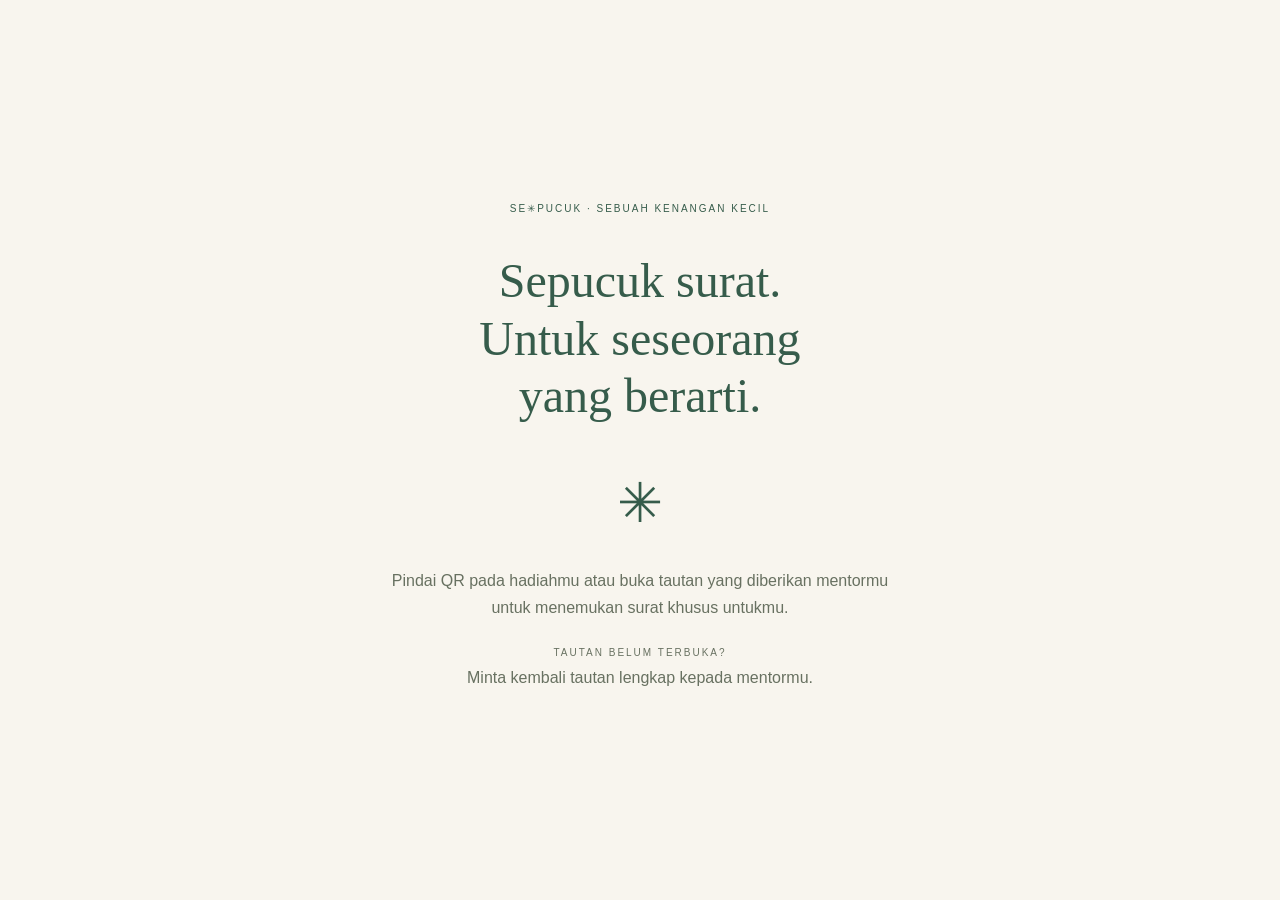
<file: index.html>
<!doctype html><html lang="id"><head><meta charset="utf-8"><meta name="viewport" content="width=device-width,initial-scale=1"><meta name="robots" content="noindex,nofollow"><title>Sepucuk · Sebuah kenangan kecil</title><style>body{margin:0;background:#f8f5ee;color:#365c4b;font:16px/1.7 Arial;display:grid;place-items:center;min-height:100svh}main{text-align:center;max-width:520px;padding:32px}p{color:#687161}h1{font:48px/1.2 Georgia}small{letter-spacing:2px;font-size:10px}.flower{font-size:55px}</style></head><body><main><small>SE✳PUCUK · SEBUAH KENANGAN KECIL</small><h1>Sepucuk surat.<br>Untuk seseorang<br>yang berarti.</h1><div class="flower" aria-hidden="true">✳</div><p>Pindai QR pada hadiahmu atau buka tautan yang diberikan mentormu untuk menemukan surat khusus untukmu.</p><p><small>TAUTAN BELUM TERBUKA?</small><br>Minta kembali tautan lengkap kepada mentormu.</p></main></body></html>
</file>
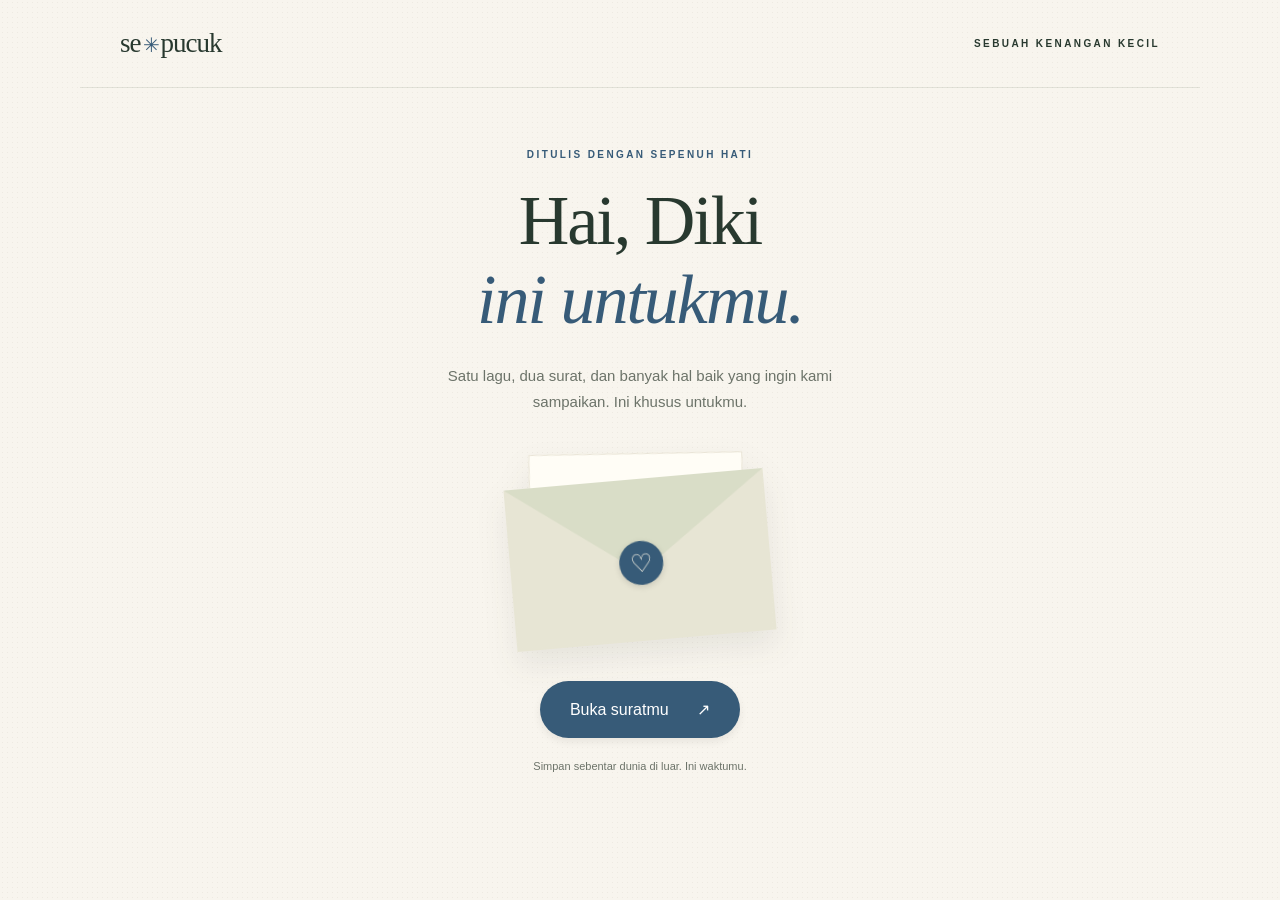
<file: r/1fdca3f9dd184bd1855052d7e0dcbc0a/index.html>
<!doctype html>
<html lang="id"><head><meta charset="utf-8"><meta name="viewport" content="width=device-width,initial-scale=1"><meta name="robots" content="noindex,nofollow"><meta name="referrer" content="no-referrer"><meta name="theme-color" content="#f8f5ee"><title>Sepucuk — Untukmu</title><style>:root{--ink:#28392f;--muted:#6c7369;--paper:#f8f5ee;--accent:#365c4b;--tint:#e6eee4}*{box-sizing:border-box}html{scroll-behavior:smooth}body{margin:0;color:var(--ink);background:var(--paper);font:16px/1.7 'Segoe UI',Arial,sans-serif;background-image:radial-gradient(#93886c18 .65px,transparent .65px);background-size:5px 5px}button,a{-webkit-tap-highlight-color:transparent}button{font:inherit;cursor:pointer}a{color:inherit}button:focus-visible,a:focus-visible,summary:focus-visible{outline:3px solid var(--accent);outline-offset:6px}[hidden]{display:none!important}.masthead{max-width:1120px;margin:auto;padding:28px 40px;display:flex;justify-content:space-between;align-items:center;border-bottom:1px solid #606c5826}.masthead a{font:27px Georgia,serif;text-decoration:none;letter-spacing:-1px}.masthead a span{font-size:20px;margin:0 2px;color:var(--accent)}.masthead>span,.eyebrow{font-size:10px;font-weight:600;letter-spacing:2.4px}.cover{text-align:center;min-height:calc(100svh - 99px);padding:58px 24px 40px;overflow:hidden}.eyebrow{color:var(--accent);margin:0 0 18px}h1{font:clamp(42px,6vw,70px)/1.13 Georgia,serif;letter-spacing:-2px;margin:0 auto 24px;max-width:900px;overflow-wrap:anywhere}h1 em{display:block;font-weight:400;color:var(--accent)}.intro{max-width:420px;margin:0 auto;font-size:15px;color:var(--muted)}.envelope{position:relative;width:260px;height:162px;margin:65px auto 40px;filter:drop-shadow(0 15px 15px #29332216);transform:rotate(-5deg)}.env-back{position:absolute;inset:0;background:#dfdfca;border-radius:4px}.letter-peek{position:absolute;background:#fffdf6;left:23px;right:23px;height:132px;top:-26px;padding-top:26px;font:italic 17px Georgia;transform:rotate(4deg);border:1px solid #e8e3d5;z-index:1}.env-fold{position:absolute;inset:0;background:#e7e5d4;clip-path:polygon(0 0,50% 51%,100% 0,100% 100%,0 100%);z-index:3}.env-flap{position:absolute;inset:0;background:#d9ddc7;clip-path:polygon(0 0,100% 0,50% 58%);z-index:4;transform-origin:top;transition:transform .65s}.seal{position:absolute;z-index:5;left:109px;top:62px;border-radius:50%;width:44px;height:44px;display:grid;place-items:center;background:var(--accent);color:#fff9e9;font:25px Georgia;box-shadow:0 2px 6px #0002}.opening .env-flap{transform:rotateX(175deg)}.opening .letter-peek{transform:translateY(-35px) rotate(4deg);transition:transform .5s}.primary{border:0;border-radius:100px;padding:15px 30px;background:var(--accent);color:white;min-height:52px;box-shadow:0 4px 8px #0001}.primary span{margin-left:24px}.primary:hover{filter:brightness(1.1)}.micro{font-size:11px;color:var(--muted);margin-top:19px}.letter-head{text-align:center;padding:65px 16px 44px}#letter{width:min(100% - 40px,700px);margin:auto;animation:appear .6s ease-out}.letter-head h2{font:clamp(38px,6vw,58px)/1.15 Georgia;margin:22px 0;letter-spacing:-1.8px;overflow-wrap:anywhere}.letter-head p:last-child{color:var(--muted);font-size:15px}.tiny-flower{font-size:36px;color:var(--accent)}.song-card{background:var(--tint);border:1px solid #52614b1a;border-radius:14px;padding:28px;display:grid;grid-template-columns:90px 1fr;gap:22px;align-items:center}.record{height:90px;width:90px;border-radius:50%;background:repeating-radial-gradient(circle,#303a32 0px,#303a32 3px,#454d43 4px,#303a32 5px);display:grid;place-items:center;transform:rotate(-12deg)}.record span{display:grid;place-items:center;background:var(--paper);border-radius:50%;width:33px;height:33px;color:var(--accent);font:20px Georgia}.song-card .eyebrow{font-size:9px;letter-spacing:1.5px;margin-bottom:8px}h3{font:28px/1.25 Georgia;margin:0 0 12px;overflow-wrap:anywhere}.muted{color:var(--muted);font-size:13px;margin:0 0 12px;overflow-wrap:anywhere}.text-link{font-size:13px;text-underline-offset:4px}.song-reason{grid-column:1/-1;border-top:1px solid #5c74532a;padding-top:20px;margin:0;font-size:14px;white-space:pre-wrap;overflow-wrap:anywhere}.lyrics{padding:25px 8px}.lyrics summary{cursor:pointer;display:flex;justify-content:space-between;gap:15px;font-size:13px;padding:8px 0;color:var(--accent)}.lyrics[open] summary span{transform:rotate(45deg)}.lyrics .preserve{font:italic 19px/1.85 Georgia;color:#596452;margin:22px 0;padding-left:20px;border-left:2px solid var(--tint)}.preserve{white-space:pre-wrap;overflow-wrap:anywhere;line-height:1.9}.divider{display:flex;align-items:center;gap:16px;margin:34px 0 30px;color:var(--muted);font-size:9px;letter-spacing:1.6px;text-align:center}.divider:before,.divider:after{content:'';height:1px;background:#cbd0c0;flex:1}.mentor-note{padding:36px;background:#fffdf7;border:1px solid #deded1;box-shadow:0 7px 18px #535b4510;border-radius:3px;margin-bottom:24px;position:relative}.mentor-note:before{content:'';height:24px;width:86px;background:#d9dfcb90;position:absolute;top:-12px;left:calc(50% - 43px);transform:rotate(-3deg)}.mentor-note .preserve{font-size:15px;margin:25px 0}.second{background:#f0f1e8}.second:before{transform:rotate(3deg)}.signature{display:flex;flex-direction:column;gap:6px}.signature span{font-size:12px;color:var(--muted)}.signature strong{font:italic 24px Georgia;overflow-wrap:anywhere}.letter-footer{text-align:center;padding:40px 14px 25px}.letter-footer>div{font:44px Georgia;color:var(--accent)}.letter-footer>p:not(.micro){font:24px/1.5 Georgia;max-width:410px;margin:20px auto;overflow-wrap:anywhere}.quiet{border:0;border-bottom:1px solid #a1ac98;background:none;color:var(--accent);padding:10px;font-size:12px}.fallback{text-align:center;padding:40px}@keyframes appear{from{opacity:0;transform:translateY(15px)}to{opacity:1;transform:none}}@media(max-width:520px){.masthead{padding:20px 22px}.masthead>span{font-size:8px;letter-spacing:1.2px}.cover{padding-top:42px}h1{font-size:44px;letter-spacing:-1.5px}.envelope{margin-top:55px;margin-bottom:32px;width:240px}.seal{left:99px}.song-card{padding:22px;gap:16px;grid-template-columns:64px 1fr}.record{width:64px;height:64px}.song-card h3{font-size:24px}.mentor-note{padding:29px 24px}.letter-head{padding-top:45px}}@media(prefers-reduced-motion:reduce){*,*:before,*:after{animation:none!important;transition:none!important;scroll-behavior:auto!important}}@media print{.masthead,.cover,#close{display:none!important}#letter[hidden]{display:block!important}#letter{width:100%;animation:none}.mentor-note,.song-card{break-inside:avoid;box-shadow:none}.letter-head{padding-top:10px}body{background:white}}
</style><link rel="stylesheet" href="../../assets/player.css"></head>
<body>
<header class="masthead"><a href="#" aria-label="Kembali ke awal">se<span>✳</span>pucuk</a><span>SEBUAH KENANGAN KECIL</span></header>
<main>
<section id="cover" class="cover" aria-labelledby="greeting">
  <div class="eyebrow">DITULIS DENGAN SEPENUH HATI</div>
  <h1 id="greeting">Hai, <span id="name"></span><em>ini untukmu.</em></h1>
  <p id="intro" class="intro"></p>
  <div class="envelope" aria-hidden="true"><div class="letter-peek">a little note for you ♡</div><div class="env-back"></div><div class="env-fold"></div><div class="env-flap"></div><span class="seal">♡</span></div>
  <button id="open" class="primary">Buka suratmu <span aria-hidden="true">↗</span></button>
  <p class="micro">Simpan sebentar dunia di luar. Ini waktumu.</p>
</section>
<article id="letter" hidden>
  <section class="letter-head"><p class="eyebrow">UNTUK <span id="name-small"></span> · DARI KAMI BERDUA</p><h2 id="title" tabindex="-1"></h2><div class="tiny-flower" aria-hidden="true">✳</div><p>Beberapa hal mungkin jarang terucap.<br>Hari ini, kami menuliskannya untukmu.</p></section>
  <section class="song-card" aria-labelledby="song-title"><div class="record" aria-hidden="true"><span>♫</span></div><div><p class="eyebrow">01 / SEBUAH LAGU UNTUKMU</p><h3 id="song-title"></h3><p id="artist" class="muted"></p><div id="music-controls" class="music-controls" hidden><button type="button" id="music-toggle" class="music-toggle" aria-label="Putar lagu">▶ Putar lagu</button><div class="music-timeline"><input type="range" min="0" max="1" step="0.1" value="0" id="music-seek" class="music-seek" aria-label="Posisi pemutaran lagu"><span id="music-time" class="music-time">0:00 / 0:00</span></div></div><p id="music-status" class="music-status" role="status">Menyiapkan player…</p><audio id="song-audio" preload="metadata"></audio><a id="song-link" class="text-link" target="_blank" rel="noopener noreferrer" hidden>Dengarkan lagu ↗</a></div><p id="reason" class="song-reason"></p></section>
  <details class="lyrics" open><summary>Bait-bait yang ingin kami titipkan <span aria-hidden="true">＋</span></summary><p id="lyrics" class="preserve"></p></details>
  <div class="divider"><span>DUA SURAT, SATU HARAPAN BAIK</span></div>
  <section class="mentor-note" aria-labelledby="mentor1"><p class="eyebrow">02 / SURAT PERTAMA</p><h3>Untukmu, dengan hangat.</h3><p id="message1" class="preserve"></p><div class="signature"><span>Dengan sayang,</span><strong id="mentor1"></strong></div></section>
  <section class="mentor-note second" aria-labelledby="mentor2"><p class="eyebrow">03 / SURAT KEDUA</p><h3>Satu pesan lagi untuk perjalananmu.</h3><p id="message2" class="preserve"></p><div class="signature"><span>Selalu mendukungmu,</span><strong id="mentor2"></strong></div></section>
  <footer class="letter-footer"><div aria-hidden="true">♡</div><p id="closing"></p><button id="close" class="quiet">Lipat kembali surat ini ↑</button><p class="micro">se✳pucuk · kenangan yang boleh dibuka berkali-kali</p></footer>
</article>
</main><noscript><p class="fallback">Aktifkan JavaScript untuk membuka surat ini.</p></noscript>
<script type="application/json" id="note-data">{"title":"Ada cerita baik tentangmu.","intro":"Satu lagu, dua surat, dan banyak hal baik yang ingin kami sampaikan. Ini khusus untukmu.","closing":"Terima kasih sudah menjadi bagian dari perjalanan mentoring ini.","mentors":["Hafiz Rifa'i","Muhammad Fadey Rafif"],"recipient":{"id":"1fdca3f9dd184bd1855052d7e0dcbc0a","theme":"blue","name":"Diki","song":"Dahlah.","artist":"Kaela Kovalskia","reason":"Hai Diki! Aku pilih lirik dari lagu dahlah. karena menurutku cukup cocok buat kamu yang pendiam, tapi selalu ready ketika dibutuhkan. Kamu mungkin nggak banyak bicara, tapi dari sikapmu aku bisa lihat kalau kamu punya rasa tanggung jawab yang baik. Makanya aku pilih lirik ini sebagai pengingat kalau sebenarnya kamu punya kemampuan yang mungkin belum kamu sadari sepenuhnya. Tetap percaya sama dirimu sendiri ya, Ki!","lyrics":"\"Kau lebih kuat daripada yang kau kira\"","message1":"Annyeong (안녕), Diki!\n\nSeneng banget bisa mengenalmu dan menjadi bagian dari perjalanan kita di Kelompok 8. Aku tahu menjalani mentoring di tengah kesibukan kuliah mungkin nggak selalu mudah, jadi terima kasih sudah meluangkan waktu dan berproses bersama kami sampai akhir ya!\n\nAku juga sadar masih banyak kekurangan selama menjadi mentor. Terima kasih karena sudah memberiku kesempatan untuk belajar dan berkembang. Tanpa kalian, mungkin aku nggak akan seaktif sekarang. Ternyata, bukan cuma kalian yang belajar selama mentoring, aku juga belajar banyak dari kalian.\n\nWalaupun rangkaian mentoring kita sudah selesai, bukan berarti kita harus putus hubungan ya! Kalau butuh sesuatu, jangan ragu buat menghubungi kami. Kalau ketemu di jalan, disapa aja.\n\nSemangat terus buat perjalanan kuliahmu ke depan dan terakhir... jangan lupa salat hehe. Senang bisa mengenalmu sebagai bagian dari Kelompok 8. Sampai ketemu lagi!!!\n\n— Zifah","message2":"Hao! (好), Diki!\n\nNggak kerasa ya, perjalanan mentoring kita di Kelompok 8 udah sampai di penghujung. Terima kasih udah mau meluangkan waktu, hadir, dan berproses bareng selama ini. Walaupun waktu kita nggak terlalu panjang, semoga ada pengalaman dan kenangan baik yang bisa kamu bawa dari kebersamaan kita.\n\nPerjalanan kuliahmu masih panjang dan pastinya nggak akan selalu mudah. Bakal ada tugas yang numpuk, ujian yang bikin pusing, dan mungkin saat-saat ketika kamu mulai meragukan kemampuan diri sendiri. Tapi inget, kamu nggak harus selalu bisa melakukan semuanya dengan sempurna. Nggak apa-apa buat salah atau merasa kesulitan, karena semua itu bagian dari proses belajar.\n\nAku harap kamu bisa menikmati masa-masa kuliah ini, menemukan teman-teman yang baik, berani mencoba hal baru, dan terus berkembang dengan caramu sendiri. Jangan terlalu keras sama diri sendiri, dan jangan lupa buat menikmati setiap prosesnya.\n\nSemangat terus buat perjalananmu ke depan! Senang bisa mengenal kamu sebagai bagian dari Kelompok 8. Semoga kita bisa ketemu lagi di kesempatan lain!\n\n— Deyzee","songUrl":"https://youtu.be/XG0WLXP1qLA?si=WRuUycvSnWsMxC0i","audioUrl":"../../audio/diki.mp3"}}</script><script>(()=>{'use strict';const d=JSON.parse(document.getElementById('note-data').textContent),r=d.recipient;
const set=(id,t)=>document.getElementById(id).textContent=t;
const colors={sage:['#365c4b','#e6eee4'],rose:['#864c57','#f5e7e8'],blue:['#375b78','#e3ecf4'],amber:['#765723','#f4ecd8']};
const c=colors[r.theme]||colors.sage;document.documentElement.style.setProperty('--accent',c[0]);document.documentElement.style.setProperty('--tint',c[1]);
document.title='Untuk '+r.name+' · Sepucuk';
for(const [id,t] of Object.entries({name:r.name,'name-small':r.name,intro:d.intro,title:d.title,'song-title':r.song||'Sebuah lagu untukmu',artist:r.artist,reason:r.reason,lyrics:r.lyrics||'Lagu ini kami titipkan lewat tautan di atas.',message1:r.message1,message2:r.message2,mentor1:d.mentors[0],mentor2:d.mentors[1],closing:d.closing}))set(id,t);
if(r.songUrl){try{const u=new URL(r.songUrl);if(u.protocol==='https:'&&!u.username&&!u.password){const a=document.getElementById('song-link');a.href=u.href;a.hidden=false;}}catch{}}
const cover=document.getElementById('cover'),letter=document.getElementById('letter'),open=document.getElementById('open');
open.addEventListener('click',()=>{open.disabled=true;cover.classList.add('opening');setTimeout(()=>{cover.hidden=true;letter.hidden=false;window.scrollTo(0,0);document.getElementById('title').focus({preventScroll:true});open.disabled=false;},matchMedia('(prefers-reduced-motion: reduce)').matches?0:600);});
document.getElementById('close').addEventListener('click',()=>{letter.hidden=true;cover.hidden=false;cover.classList.remove('opening');window.scrollTo(0,0);open.focus({preventScroll:true});});})();
</script><script src="../../assets/player.js" defer></script></body></html>
</file>
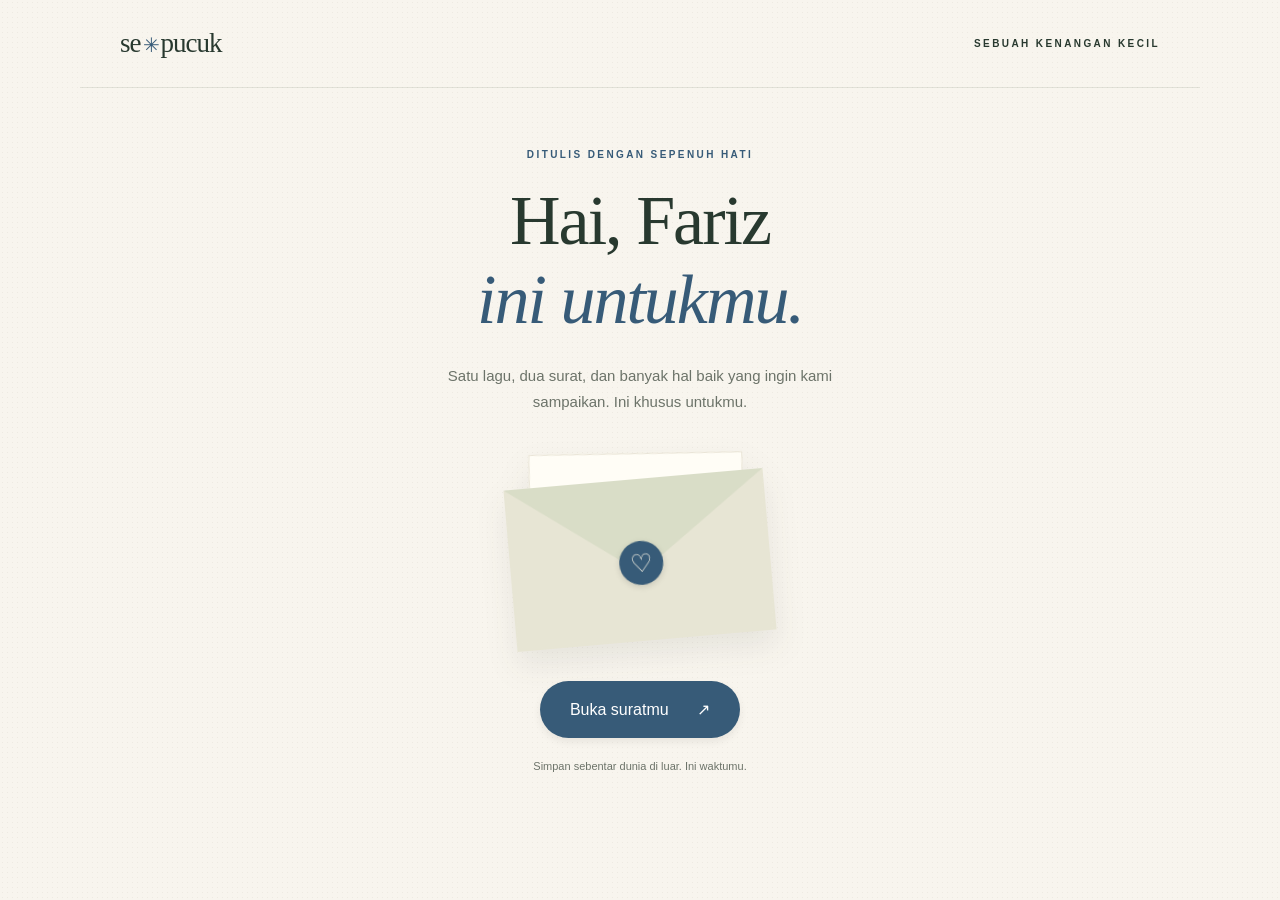
<file: r/520ae86dad9847f4a9d6fee25e5ab403/index.html>
<!doctype html>
<html lang="id"><head><meta charset="utf-8"><meta name="viewport" content="width=device-width,initial-scale=1"><meta name="robots" content="noindex,nofollow"><meta name="referrer" content="no-referrer"><meta name="theme-color" content="#f8f5ee"><title>Sepucuk — Untukmu</title><style>:root{--ink:#28392f;--muted:#6c7369;--paper:#f8f5ee;--accent:#365c4b;--tint:#e6eee4}*{box-sizing:border-box}html{scroll-behavior:smooth}body{margin:0;color:var(--ink);background:var(--paper);font:16px/1.7 'Segoe UI',Arial,sans-serif;background-image:radial-gradient(#93886c18 .65px,transparent .65px);background-size:5px 5px}button,a{-webkit-tap-highlight-color:transparent}button{font:inherit;cursor:pointer}a{color:inherit}button:focus-visible,a:focus-visible,summary:focus-visible{outline:3px solid var(--accent);outline-offset:6px}[hidden]{display:none!important}.masthead{max-width:1120px;margin:auto;padding:28px 40px;display:flex;justify-content:space-between;align-items:center;border-bottom:1px solid #606c5826}.masthead a{font:27px Georgia,serif;text-decoration:none;letter-spacing:-1px}.masthead a span{font-size:20px;margin:0 2px;color:var(--accent)}.masthead>span,.eyebrow{font-size:10px;font-weight:600;letter-spacing:2.4px}.cover{text-align:center;min-height:calc(100svh - 99px);padding:58px 24px 40px;overflow:hidden}.eyebrow{color:var(--accent);margin:0 0 18px}h1{font:clamp(42px,6vw,70px)/1.13 Georgia,serif;letter-spacing:-2px;margin:0 auto 24px;max-width:900px;overflow-wrap:anywhere}h1 em{display:block;font-weight:400;color:var(--accent)}.intro{max-width:420px;margin:0 auto;font-size:15px;color:var(--muted)}.envelope{position:relative;width:260px;height:162px;margin:65px auto 40px;filter:drop-shadow(0 15px 15px #29332216);transform:rotate(-5deg)}.env-back{position:absolute;inset:0;background:#dfdfca;border-radius:4px}.letter-peek{position:absolute;background:#fffdf6;left:23px;right:23px;height:132px;top:-26px;padding-top:26px;font:italic 17px Georgia;transform:rotate(4deg);border:1px solid #e8e3d5;z-index:1}.env-fold{position:absolute;inset:0;background:#e7e5d4;clip-path:polygon(0 0,50% 51%,100% 0,100% 100%,0 100%);z-index:3}.env-flap{position:absolute;inset:0;background:#d9ddc7;clip-path:polygon(0 0,100% 0,50% 58%);z-index:4;transform-origin:top;transition:transform .65s}.seal{position:absolute;z-index:5;left:109px;top:62px;border-radius:50%;width:44px;height:44px;display:grid;place-items:center;background:var(--accent);color:#fff9e9;font:25px Georgia;box-shadow:0 2px 6px #0002}.opening .env-flap{transform:rotateX(175deg)}.opening .letter-peek{transform:translateY(-35px) rotate(4deg);transition:transform .5s}.primary{border:0;border-radius:100px;padding:15px 30px;background:var(--accent);color:white;min-height:52px;box-shadow:0 4px 8px #0001}.primary span{margin-left:24px}.primary:hover{filter:brightness(1.1)}.micro{font-size:11px;color:var(--muted);margin-top:19px}.letter-head{text-align:center;padding:65px 16px 44px}#letter{width:min(100% - 40px,700px);margin:auto;animation:appear .6s ease-out}.letter-head h2{font:clamp(38px,6vw,58px)/1.15 Georgia;margin:22px 0;letter-spacing:-1.8px;overflow-wrap:anywhere}.letter-head p:last-child{color:var(--muted);font-size:15px}.tiny-flower{font-size:36px;color:var(--accent)}.song-card{background:var(--tint);border:1px solid #52614b1a;border-radius:14px;padding:28px;display:grid;grid-template-columns:90px 1fr;gap:22px;align-items:center}.record{height:90px;width:90px;border-radius:50%;background:repeating-radial-gradient(circle,#303a32 0px,#303a32 3px,#454d43 4px,#303a32 5px);display:grid;place-items:center;transform:rotate(-12deg)}.record span{display:grid;place-items:center;background:var(--paper);border-radius:50%;width:33px;height:33px;color:var(--accent);font:20px Georgia}.song-card .eyebrow{font-size:9px;letter-spacing:1.5px;margin-bottom:8px}h3{font:28px/1.25 Georgia;margin:0 0 12px;overflow-wrap:anywhere}.muted{color:var(--muted);font-size:13px;margin:0 0 12px;overflow-wrap:anywhere}.text-link{font-size:13px;text-underline-offset:4px}.song-reason{grid-column:1/-1;border-top:1px solid #5c74532a;padding-top:20px;margin:0;font-size:14px;white-space:pre-wrap;overflow-wrap:anywhere}.lyrics{padding:25px 8px}.lyrics summary{cursor:pointer;display:flex;justify-content:space-between;gap:15px;font-size:13px;padding:8px 0;color:var(--accent)}.lyrics[open] summary span{transform:rotate(45deg)}.lyrics .preserve{font:italic 19px/1.85 Georgia;color:#596452;margin:22px 0;padding-left:20px;border-left:2px solid var(--tint)}.preserve{white-space:pre-wrap;overflow-wrap:anywhere;line-height:1.9}.divider{display:flex;align-items:center;gap:16px;margin:34px 0 30px;color:var(--muted);font-size:9px;letter-spacing:1.6px;text-align:center}.divider:before,.divider:after{content:'';height:1px;background:#cbd0c0;flex:1}.mentor-note{padding:36px;background:#fffdf7;border:1px solid #deded1;box-shadow:0 7px 18px #535b4510;border-radius:3px;margin-bottom:24px;position:relative}.mentor-note:before{content:'';height:24px;width:86px;background:#d9dfcb90;position:absolute;top:-12px;left:calc(50% - 43px);transform:rotate(-3deg)}.mentor-note .preserve{font-size:15px;margin:25px 0}.second{background:#f0f1e8}.second:before{transform:rotate(3deg)}.signature{display:flex;flex-direction:column;gap:6px}.signature span{font-size:12px;color:var(--muted)}.signature strong{font:italic 24px Georgia;overflow-wrap:anywhere}.letter-footer{text-align:center;padding:40px 14px 25px}.letter-footer>div{font:44px Georgia;color:var(--accent)}.letter-footer>p:not(.micro){font:24px/1.5 Georgia;max-width:410px;margin:20px auto;overflow-wrap:anywhere}.quiet{border:0;border-bottom:1px solid #a1ac98;background:none;color:var(--accent);padding:10px;font-size:12px}.fallback{text-align:center;padding:40px}@keyframes appear{from{opacity:0;transform:translateY(15px)}to{opacity:1;transform:none}}@media(max-width:520px){.masthead{padding:20px 22px}.masthead>span{font-size:8px;letter-spacing:1.2px}.cover{padding-top:42px}h1{font-size:44px;letter-spacing:-1.5px}.envelope{margin-top:55px;margin-bottom:32px;width:240px}.seal{left:99px}.song-card{padding:22px;gap:16px;grid-template-columns:64px 1fr}.record{width:64px;height:64px}.song-card h3{font-size:24px}.mentor-note{padding:29px 24px}.letter-head{padding-top:45px}}@media(prefers-reduced-motion:reduce){*,*:before,*:after{animation:none!important;transition:none!important;scroll-behavior:auto!important}}@media print{.masthead,.cover,#close{display:none!important}#letter[hidden]{display:block!important}#letter{width:100%;animation:none}.mentor-note,.song-card{break-inside:avoid;box-shadow:none}.letter-head{padding-top:10px}body{background:white}}
</style><link rel="stylesheet" href="../../assets/player.css"></head>
<body>
<header class="masthead"><a href="#" aria-label="Kembali ke awal">se<span>✳</span>pucuk</a><span>SEBUAH KENANGAN KECIL</span></header>
<main>
<section id="cover" class="cover" aria-labelledby="greeting">
  <div class="eyebrow">DITULIS DENGAN SEPENUH HATI</div>
  <h1 id="greeting">Hai, <span id="name"></span><em>ini untukmu.</em></h1>
  <p id="intro" class="intro"></p>
  <div class="envelope" aria-hidden="true"><div class="letter-peek">a little note for you ♡</div><div class="env-back"></div><div class="env-fold"></div><div class="env-flap"></div><span class="seal">♡</span></div>
  <button id="open" class="primary">Buka suratmu <span aria-hidden="true">↗</span></button>
  <p class="micro">Simpan sebentar dunia di luar. Ini waktumu.</p>
</section>
<article id="letter" hidden>
  <section class="letter-head"><p class="eyebrow">UNTUK <span id="name-small"></span> · DARI KAMI BERDUA</p><h2 id="title" tabindex="-1"></h2><div class="tiny-flower" aria-hidden="true">✳</div><p>Beberapa hal mungkin jarang terucap.<br>Hari ini, kami menuliskannya untukmu.</p></section>
  <section class="song-card" aria-labelledby="song-title"><div class="record" aria-hidden="true"><span>♫</span></div><div><p class="eyebrow">01 / SEBUAH LAGU UNTUKMU</p><h3 id="song-title"></h3><p id="artist" class="muted"></p><div id="music-controls" class="music-controls" hidden><button type="button" id="music-toggle" class="music-toggle" aria-label="Putar lagu">▶ Putar lagu</button><div class="music-timeline"><input type="range" min="0" max="1" step="0.1" value="0" id="music-seek" class="music-seek" aria-label="Posisi pemutaran lagu"><span id="music-time" class="music-time">0:00 / 0:00</span></div></div><p id="music-status" class="music-status" role="status">Menyiapkan player…</p><audio id="song-audio" preload="metadata"></audio><a id="song-link" class="text-link" target="_blank" rel="noopener noreferrer" hidden>Dengarkan lagu ↗</a></div><p id="reason" class="song-reason"></p></section>
  <details class="lyrics" open><summary>Bait-bait yang ingin kami titipkan <span aria-hidden="true">＋</span></summary><p id="lyrics" class="preserve"></p></details>
  <div class="divider"><span>DUA SURAT, SATU HARAPAN BAIK</span></div>
  <section class="mentor-note" aria-labelledby="mentor1"><p class="eyebrow">02 / SURAT PERTAMA</p><h3>Untukmu, dengan hangat.</h3><p id="message1" class="preserve"></p><div class="signature"><span>Dengan sayang,</span><strong id="mentor1"></strong></div></section>
  <section class="mentor-note second" aria-labelledby="mentor2"><p class="eyebrow">03 / SURAT KEDUA</p><h3>Satu pesan lagi untuk perjalananmu.</h3><p id="message2" class="preserve"></p><div class="signature"><span>Selalu mendukungmu,</span><strong id="mentor2"></strong></div></section>
  <footer class="letter-footer"><div aria-hidden="true">♡</div><p id="closing"></p><button id="close" class="quiet">Lipat kembali surat ini ↑</button><p class="micro">se✳pucuk · kenangan yang boleh dibuka berkali-kali</p></footer>
</article>
</main><noscript><p class="fallback">Aktifkan JavaScript untuk membuka surat ini.</p></noscript>
<script type="application/json" id="note-data">{"title":"Ada cerita baik tentangmu.","intro":"Satu lagu, dua surat, dan banyak hal baik yang ingin kami sampaikan. Ini khusus untukmu.","closing":"Terima kasih sudah menjadi bagian dari perjalanan mentoring ini.","mentors":["Hafiz Rifa'i","Muhammad Fadey Rafif"],"recipient":{"id":"520ae86dad9847f4a9d6fee25e5ab403","theme":"blue","name":"Fariz","song":"PLAY DICE!","artist":"Hakos Baelz","reason":"Yo Faris! Aku pilih lirik dari lagu PLAY DICE! karena menurutku cocok banget sama pembawaanmu yang aktif dan percaya diri. Kamu juga gampang bergaul, humoris, dan nggak ragu buat menunjukkan diri sendiri. Sama seperti semangat lagu ini, kamu terlihat bisa menikmati suasana dengan caramu sendiri. Pertahankan rasa percaya dirimu itu ya, Ris, dan jangan takut buat mencoba hal-hal baru!","lyrics":"\"Make it your night, make it your fight, make it your spotlight\"","message1":"Annyeong (안녕), Fariz!\n\nSeneng banget bisa mengenalmu dan menjadi bagian dari perjalanan kita di Kelompok 8. Aku tahu menjalani mentoring di tengah kesibukan kuliah mungkin nggak selalu mudah, jadi terima kasih sudah meluangkan waktu dan berproses bersama kami sampai akhir ya!\n\nAku juga sadar masih banyak kekurangan selama menjadi mentor. Terima kasih karena sudah memberiku kesempatan untuk belajar dan berkembang. Tanpa kalian, mungkin aku nggak akan seaktif sekarang. Ternyata, bukan cuma kalian yang belajar selama mentoring, aku juga belajar banyak dari kalian.\n\nWalaupun rangkaian mentoring kita sudah selesai, bukan berarti kita harus putus hubungan ya! Kalau butuh sesuatu, jangan ragu buat menghubungi kami. Kalau ketemu di jalan, disapa aja.\n\nSemangat terus buat perjalanan kuliahmu ke depan dan terakhir... jangan lupa salat hehe. Senang bisa mengenalmu sebagai bagian dari Kelompok 8. Sampai ketemu lagi!!!\n\n— Zifah","message2":"Hao! (好), Fariz!\n\nNggak kerasa ya, perjalanan mentoring kita di Kelompok 8 udah sampai di penghujung. Terima kasih udah mau meluangkan waktu, hadir, dan berproses bareng selama ini. Walaupun waktu kita nggak terlalu panjang, semoga ada pengalaman dan kenangan baik yang bisa kamu bawa dari kebersamaan kita.\n\nPerjalanan kuliahmu masih panjang dan pastinya nggak akan selalu mudah. Bakal ada tugas yang numpuk, ujian yang bikin pusing, dan mungkin saat-saat ketika kamu mulai meragukan kemampuan diri sendiri. Tapi inget, kamu nggak harus selalu bisa melakukan semuanya dengan sempurna. Nggak apa-apa buat salah atau merasa kesulitan, karena semua itu bagian dari proses belajar.\n\nAku harap kamu bisa menikmati masa-masa kuliah ini, menemukan teman-teman yang baik, berani mencoba hal baru, dan terus berkembang dengan caramu sendiri. Jangan terlalu keras sama diri sendiri, dan jangan lupa buat menikmati setiap prosesnya.\n\nSemangat terus buat perjalananmu ke depan! Senang bisa mengenal kamu sebagai bagian dari Kelompok 8. Semoga kita bisa ketemu lagi di kesempatan lain!\n\n— Deyzee","songUrl":"https://youtu.be/na6bysYNuS0?si=NqcaimuH_-8CnY7E","audioUrl":"../../audio/fariz.mp3"}}</script><script>(()=>{'use strict';const d=JSON.parse(document.getElementById('note-data').textContent),r=d.recipient;
const set=(id,t)=>document.getElementById(id).textContent=t;
const colors={sage:['#365c4b','#e6eee4'],rose:['#864c57','#f5e7e8'],blue:['#375b78','#e3ecf4'],amber:['#765723','#f4ecd8']};
const c=colors[r.theme]||colors.sage;document.documentElement.style.setProperty('--accent',c[0]);document.documentElement.style.setProperty('--tint',c[1]);
document.title='Untuk '+r.name+' · Sepucuk';
for(const [id,t] of Object.entries({name:r.name,'name-small':r.name,intro:d.intro,title:d.title,'song-title':r.song||'Sebuah lagu untukmu',artist:r.artist,reason:r.reason,lyrics:r.lyrics||'Lagu ini kami titipkan lewat tautan di atas.',message1:r.message1,message2:r.message2,mentor1:d.mentors[0],mentor2:d.mentors[1],closing:d.closing}))set(id,t);
if(r.songUrl){try{const u=new URL(r.songUrl);if(u.protocol==='https:'&&!u.username&&!u.password){const a=document.getElementById('song-link');a.href=u.href;a.hidden=false;}}catch{}}
const cover=document.getElementById('cover'),letter=document.getElementById('letter'),open=document.getElementById('open');
open.addEventListener('click',()=>{open.disabled=true;cover.classList.add('opening');setTimeout(()=>{cover.hidden=true;letter.hidden=false;window.scrollTo(0,0);document.getElementById('title').focus({preventScroll:true});open.disabled=false;},matchMedia('(prefers-reduced-motion: reduce)').matches?0:600);});
document.getElementById('close').addEventListener('click',()=>{letter.hidden=true;cover.hidden=false;cover.classList.remove('opening');window.scrollTo(0,0);open.focus({preventScroll:true});});})();
</script><script src="../../assets/player.js" defer></script></body></html>
</file>
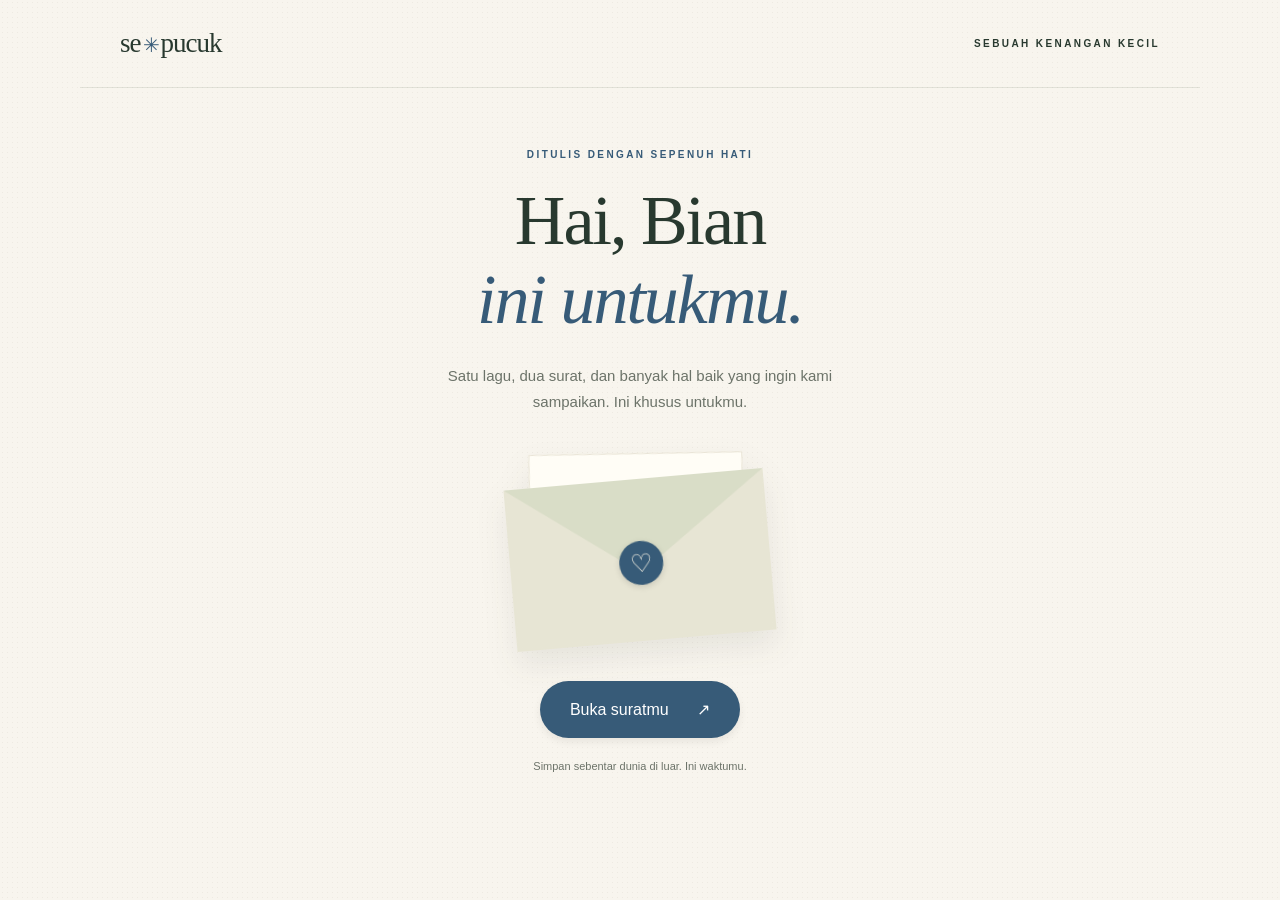
<file: r/53d4889e31164a2da29ddd942ec8a525/index.html>
<!doctype html>
<html lang="id"><head><meta charset="utf-8"><meta name="viewport" content="width=device-width,initial-scale=1"><meta name="robots" content="noindex,nofollow"><meta name="referrer" content="no-referrer"><meta name="theme-color" content="#f8f5ee"><title>Sepucuk — Untukmu</title><style>:root{--ink:#28392f;--muted:#6c7369;--paper:#f8f5ee;--accent:#365c4b;--tint:#e6eee4}*{box-sizing:border-box}html{scroll-behavior:smooth}body{margin:0;color:var(--ink);background:var(--paper);font:16px/1.7 'Segoe UI',Arial,sans-serif;background-image:radial-gradient(#93886c18 .65px,transparent .65px);background-size:5px 5px}button,a{-webkit-tap-highlight-color:transparent}button{font:inherit;cursor:pointer}a{color:inherit}button:focus-visible,a:focus-visible,summary:focus-visible{outline:3px solid var(--accent);outline-offset:6px}[hidden]{display:none!important}.masthead{max-width:1120px;margin:auto;padding:28px 40px;display:flex;justify-content:space-between;align-items:center;border-bottom:1px solid #606c5826}.masthead a{font:27px Georgia,serif;text-decoration:none;letter-spacing:-1px}.masthead a span{font-size:20px;margin:0 2px;color:var(--accent)}.masthead>span,.eyebrow{font-size:10px;font-weight:600;letter-spacing:2.4px}.cover{text-align:center;min-height:calc(100svh - 99px);padding:58px 24px 40px;overflow:hidden}.eyebrow{color:var(--accent);margin:0 0 18px}h1{font:clamp(42px,6vw,70px)/1.13 Georgia,serif;letter-spacing:-2px;margin:0 auto 24px;max-width:900px;overflow-wrap:anywhere}h1 em{display:block;font-weight:400;color:var(--accent)}.intro{max-width:420px;margin:0 auto;font-size:15px;color:var(--muted)}.envelope{position:relative;width:260px;height:162px;margin:65px auto 40px;filter:drop-shadow(0 15px 15px #29332216);transform:rotate(-5deg)}.env-back{position:absolute;inset:0;background:#dfdfca;border-radius:4px}.letter-peek{position:absolute;background:#fffdf6;left:23px;right:23px;height:132px;top:-26px;padding-top:26px;font:italic 17px Georgia;transform:rotate(4deg);border:1px solid #e8e3d5;z-index:1}.env-fold{position:absolute;inset:0;background:#e7e5d4;clip-path:polygon(0 0,50% 51%,100% 0,100% 100%,0 100%);z-index:3}.env-flap{position:absolute;inset:0;background:#d9ddc7;clip-path:polygon(0 0,100% 0,50% 58%);z-index:4;transform-origin:top;transition:transform .65s}.seal{position:absolute;z-index:5;left:109px;top:62px;border-radius:50%;width:44px;height:44px;display:grid;place-items:center;background:var(--accent);color:#fff9e9;font:25px Georgia;box-shadow:0 2px 6px #0002}.opening .env-flap{transform:rotateX(175deg)}.opening .letter-peek{transform:translateY(-35px) rotate(4deg);transition:transform .5s}.primary{border:0;border-radius:100px;padding:15px 30px;background:var(--accent);color:white;min-height:52px;box-shadow:0 4px 8px #0001}.primary span{margin-left:24px}.primary:hover{filter:brightness(1.1)}.micro{font-size:11px;color:var(--muted);margin-top:19px}.letter-head{text-align:center;padding:65px 16px 44px}#letter{width:min(100% - 40px,700px);margin:auto;animation:appear .6s ease-out}.letter-head h2{font:clamp(38px,6vw,58px)/1.15 Georgia;margin:22px 0;letter-spacing:-1.8px;overflow-wrap:anywhere}.letter-head p:last-child{color:var(--muted);font-size:15px}.tiny-flower{font-size:36px;color:var(--accent)}.song-card{background:var(--tint);border:1px solid #52614b1a;border-radius:14px;padding:28px;display:grid;grid-template-columns:90px 1fr;gap:22px;align-items:center}.record{height:90px;width:90px;border-radius:50%;background:repeating-radial-gradient(circle,#303a32 0px,#303a32 3px,#454d43 4px,#303a32 5px);display:grid;place-items:center;transform:rotate(-12deg)}.record span{display:grid;place-items:center;background:var(--paper);border-radius:50%;width:33px;height:33px;color:var(--accent);font:20px Georgia}.song-card .eyebrow{font-size:9px;letter-spacing:1.5px;margin-bottom:8px}h3{font:28px/1.25 Georgia;margin:0 0 12px;overflow-wrap:anywhere}.muted{color:var(--muted);font-size:13px;margin:0 0 12px;overflow-wrap:anywhere}.text-link{font-size:13px;text-underline-offset:4px}.song-reason{grid-column:1/-1;border-top:1px solid #5c74532a;padding-top:20px;margin:0;font-size:14px;white-space:pre-wrap;overflow-wrap:anywhere}.lyrics{padding:25px 8px}.lyrics summary{cursor:pointer;display:flex;justify-content:space-between;gap:15px;font-size:13px;padding:8px 0;color:var(--accent)}.lyrics[open] summary span{transform:rotate(45deg)}.lyrics .preserve{font:italic 19px/1.85 Georgia;color:#596452;margin:22px 0;padding-left:20px;border-left:2px solid var(--tint)}.preserve{white-space:pre-wrap;overflow-wrap:anywhere;line-height:1.9}.divider{display:flex;align-items:center;gap:16px;margin:34px 0 30px;color:var(--muted);font-size:9px;letter-spacing:1.6px;text-align:center}.divider:before,.divider:after{content:'';height:1px;background:#cbd0c0;flex:1}.mentor-note{padding:36px;background:#fffdf7;border:1px solid #deded1;box-shadow:0 7px 18px #535b4510;border-radius:3px;margin-bottom:24px;position:relative}.mentor-note:before{content:'';height:24px;width:86px;background:#d9dfcb90;position:absolute;top:-12px;left:calc(50% - 43px);transform:rotate(-3deg)}.mentor-note .preserve{font-size:15px;margin:25px 0}.second{background:#f0f1e8}.second:before{transform:rotate(3deg)}.signature{display:flex;flex-direction:column;gap:6px}.signature span{font-size:12px;color:var(--muted)}.signature strong{font:italic 24px Georgia;overflow-wrap:anywhere}.letter-footer{text-align:center;padding:40px 14px 25px}.letter-footer>div{font:44px Georgia;color:var(--accent)}.letter-footer>p:not(.micro){font:24px/1.5 Georgia;max-width:410px;margin:20px auto;overflow-wrap:anywhere}.quiet{border:0;border-bottom:1px solid #a1ac98;background:none;color:var(--accent);padding:10px;font-size:12px}.fallback{text-align:center;padding:40px}@keyframes appear{from{opacity:0;transform:translateY(15px)}to{opacity:1;transform:none}}@media(max-width:520px){.masthead{padding:20px 22px}.masthead>span{font-size:8px;letter-spacing:1.2px}.cover{padding-top:42px}h1{font-size:44px;letter-spacing:-1.5px}.envelope{margin-top:55px;margin-bottom:32px;width:240px}.seal{left:99px}.song-card{padding:22px;gap:16px;grid-template-columns:64px 1fr}.record{width:64px;height:64px}.song-card h3{font-size:24px}.mentor-note{padding:29px 24px}.letter-head{padding-top:45px}}@media(prefers-reduced-motion:reduce){*,*:before,*:after{animation:none!important;transition:none!important;scroll-behavior:auto!important}}@media print{.masthead,.cover,#close{display:none!important}#letter[hidden]{display:block!important}#letter{width:100%;animation:none}.mentor-note,.song-card{break-inside:avoid;box-shadow:none}.letter-head{padding-top:10px}body{background:white}}
</style><link rel="stylesheet" href="../../assets/player.css"></head>
<body>
<header class="masthead"><a href="#" aria-label="Kembali ke awal">se<span>✳</span>pucuk</a><span>SEBUAH KENANGAN KECIL</span></header>
<main>
<section id="cover" class="cover" aria-labelledby="greeting">
  <div class="eyebrow">DITULIS DENGAN SEPENUH HATI</div>
  <h1 id="greeting">Hai, <span id="name"></span><em>ini untukmu.</em></h1>
  <p id="intro" class="intro"></p>
  <div class="envelope" aria-hidden="true"><div class="letter-peek">a little note for you ♡</div><div class="env-back"></div><div class="env-fold"></div><div class="env-flap"></div><span class="seal">♡</span></div>
  <button id="open" class="primary">Buka suratmu <span aria-hidden="true">↗</span></button>
  <p class="micro">Simpan sebentar dunia di luar. Ini waktumu.</p>
</section>
<article id="letter" hidden>
  <section class="letter-head"><p class="eyebrow">UNTUK <span id="name-small"></span> · DARI KAMI BERDUA</p><h2 id="title" tabindex="-1"></h2><div class="tiny-flower" aria-hidden="true">✳</div><p>Beberapa hal mungkin jarang terucap.<br>Hari ini, kami menuliskannya untukmu.</p></section>
  <section class="song-card" aria-labelledby="song-title"><div class="record" aria-hidden="true"><span>♫</span></div><div><p class="eyebrow">01 / SEBUAH LAGU UNTUKMU</p><h3 id="song-title"></h3><p id="artist" class="muted"></p><div id="music-controls" class="music-controls" hidden><button type="button" id="music-toggle" class="music-toggle" aria-label="Putar lagu">▶ Putar lagu</button><div class="music-timeline"><input type="range" min="0" max="1" step="0.1" value="0" id="music-seek" class="music-seek" aria-label="Posisi pemutaran lagu"><span id="music-time" class="music-time">0:00 / 0:00</span></div></div><p id="music-status" class="music-status" role="status">Menyiapkan player…</p><audio id="song-audio" preload="metadata"></audio><a id="song-link" class="text-link" target="_blank" rel="noopener noreferrer" hidden>Dengarkan lagu ↗</a></div><p id="reason" class="song-reason"></p></section>
  <details class="lyrics" open><summary>Bait-bait yang ingin kami titipkan <span aria-hidden="true">＋</span></summary><p id="lyrics" class="preserve"></p></details>
  <div class="divider"><span>DUA SURAT, SATU HARAPAN BAIK</span></div>
  <section class="mentor-note" aria-labelledby="mentor1"><p class="eyebrow">02 / SURAT PERTAMA</p><h3>Untukmu, dengan hangat.</h3><p id="message1" class="preserve"></p><div class="signature"><span>Dengan sayang,</span><strong id="mentor1"></strong></div></section>
  <section class="mentor-note second" aria-labelledby="mentor2"><p class="eyebrow">03 / SURAT KEDUA</p><h3>Satu pesan lagi untuk perjalananmu.</h3><p id="message2" class="preserve"></p><div class="signature"><span>Selalu mendukungmu,</span><strong id="mentor2"></strong></div></section>
  <footer class="letter-footer"><div aria-hidden="true">♡</div><p id="closing"></p><button id="close" class="quiet">Lipat kembali surat ini ↑</button><p class="micro">se✳pucuk · kenangan yang boleh dibuka berkali-kali</p></footer>
</article>
</main><noscript><p class="fallback">Aktifkan JavaScript untuk membuka surat ini.</p></noscript>
<script type="application/json" id="note-data">{"title":"Ada cerita baik tentangmu.","intro":"Satu lagu, dua surat, dan banyak hal baik yang ingin kami sampaikan. Ini khusus untukmu.","closing":"Terima kasih sudah menjadi bagian dari perjalanan mentoring ini.","mentors":["Hafiz Rifa'i","Muhammad Fadey Rafif"],"recipient":{"id":"53d4889e31164a2da29ddd942ec8a525","theme":"blue","name":"Bian","song":"Count on me","artist":"Bruno Mars","reason":"Hai Bian, aku pilih lirik dari lagu ini untuk menggambarkan kamu. Kamu mungkin tidak semenonjol yang lain tapi kamu bisa diandalkan. Setiap tanggung jawab bisa kamu kerjakan dengan baik, cocok dengan lirik lagu Count on me.","lyrics":"\"You can count on me like one, two, three, I'll be there\"","message1":"Annyeong (안녕), Bian!\n\nSeneng banget bisa mengenalmu dan menjadi bagian dari perjalanan kita di Kelompok 8. Aku tahu menjalani mentoring di tengah kesibukan kuliah mungkin nggak selalu mudah, jadi terima kasih sudah meluangkan waktu dan berproses bersama kami sampai akhir ya!\n\nAku juga sadar masih banyak kekurangan selama menjadi mentor. Terima kasih karena sudah memberiku kesempatan untuk belajar dan berkembang. Tanpa kalian, mungkin aku nggak akan seaktif sekarang. Ternyata, bukan cuma kalian yang belajar selama mentoring, aku juga belajar banyak dari kalian.\n\nWalaupun rangkaian mentoring kita sudah selesai, bukan berarti kita harus putus hubungan ya! Kalau butuh sesuatu, jangan ragu buat menghubungi kami. Kalau ketemu di jalan, disapa aja.\n\nSemangat terus buat perjalanan kuliahmu ke depan dan terakhir... jangan lupa salat hehe. Senang bisa mengenalmu sebagai bagian dari Kelompok 8. Sampai ketemu lagi!!!\n\n— Zifah","message2":"Hao! (好), Bian!\n\nNggak kerasa ya, perjalanan mentoring kita di Kelompok 8 udah sampai di penghujung. Terima kasih udah mau meluangkan waktu, hadir, dan berproses bareng selama ini. Walaupun waktu kita nggak terlalu panjang, semoga ada pengalaman dan kenangan baik yang bisa kamu bawa dari kebersamaan kita.\n\nPerjalanan kuliahmu masih panjang dan pastinya nggak akan selalu mudah. Bakal ada tugas yang numpuk, ujian yang bikin pusing, dan mungkin saat-saat ketika kamu mulai meragukan kemampuan diri sendiri. Tapi inget, kamu nggak harus selalu bisa melakukan semuanya dengan sempurna. Nggak apa-apa buat salah atau merasa kesulitan, karena semua itu bagian dari proses belajar.\n\nAku harap kamu bisa menikmati masa-masa kuliah ini, menemukan teman-teman yang baik, berani mencoba hal baru, dan terus berkembang dengan caramu sendiri. Jangan terlalu keras sama diri sendiri, dan jangan lupa buat menikmati setiap prosesnya.\n\nSemangat terus buat perjalananmu ke depan! Senang bisa mengenal kamu sebagai bagian dari Kelompok 8. Semoga kita bisa ketemu lagi di kesempatan lain!\n\n— Deyzee","songUrl":"https://youtu.be/6k8cpUkKK4c?si=MJtlifUtrvgKHW_7","audioUrl":"../../audio/bian.mp3"}}</script><script>(()=>{'use strict';const d=JSON.parse(document.getElementById('note-data').textContent),r=d.recipient;
const set=(id,t)=>document.getElementById(id).textContent=t;
const colors={sage:['#365c4b','#e6eee4'],rose:['#864c57','#f5e7e8'],blue:['#375b78','#e3ecf4'],amber:['#765723','#f4ecd8']};
const c=colors[r.theme]||colors.sage;document.documentElement.style.setProperty('--accent',c[0]);document.documentElement.style.setProperty('--tint',c[1]);
document.title='Untuk '+r.name+' · Sepucuk';
for(const [id,t] of Object.entries({name:r.name,'name-small':r.name,intro:d.intro,title:d.title,'song-title':r.song||'Sebuah lagu untukmu',artist:r.artist,reason:r.reason,lyrics:r.lyrics||'Lagu ini kami titipkan lewat tautan di atas.',message1:r.message1,message2:r.message2,mentor1:d.mentors[0],mentor2:d.mentors[1],closing:d.closing}))set(id,t);
if(r.songUrl){try{const u=new URL(r.songUrl);if(u.protocol==='https:'&&!u.username&&!u.password){const a=document.getElementById('song-link');a.href=u.href;a.hidden=false;}}catch{}}
const cover=document.getElementById('cover'),letter=document.getElementById('letter'),open=document.getElementById('open');
open.addEventListener('click',()=>{open.disabled=true;cover.classList.add('opening');setTimeout(()=>{cover.hidden=true;letter.hidden=false;window.scrollTo(0,0);document.getElementById('title').focus({preventScroll:true});open.disabled=false;},matchMedia('(prefers-reduced-motion: reduce)').matches?0:600);});
document.getElementById('close').addEventListener('click',()=>{letter.hidden=true;cover.hidden=false;cover.classList.remove('opening');window.scrollTo(0,0);open.focus({preventScroll:true});});})();
</script><script src="../../assets/player.js" defer></script></body></html>
</file>
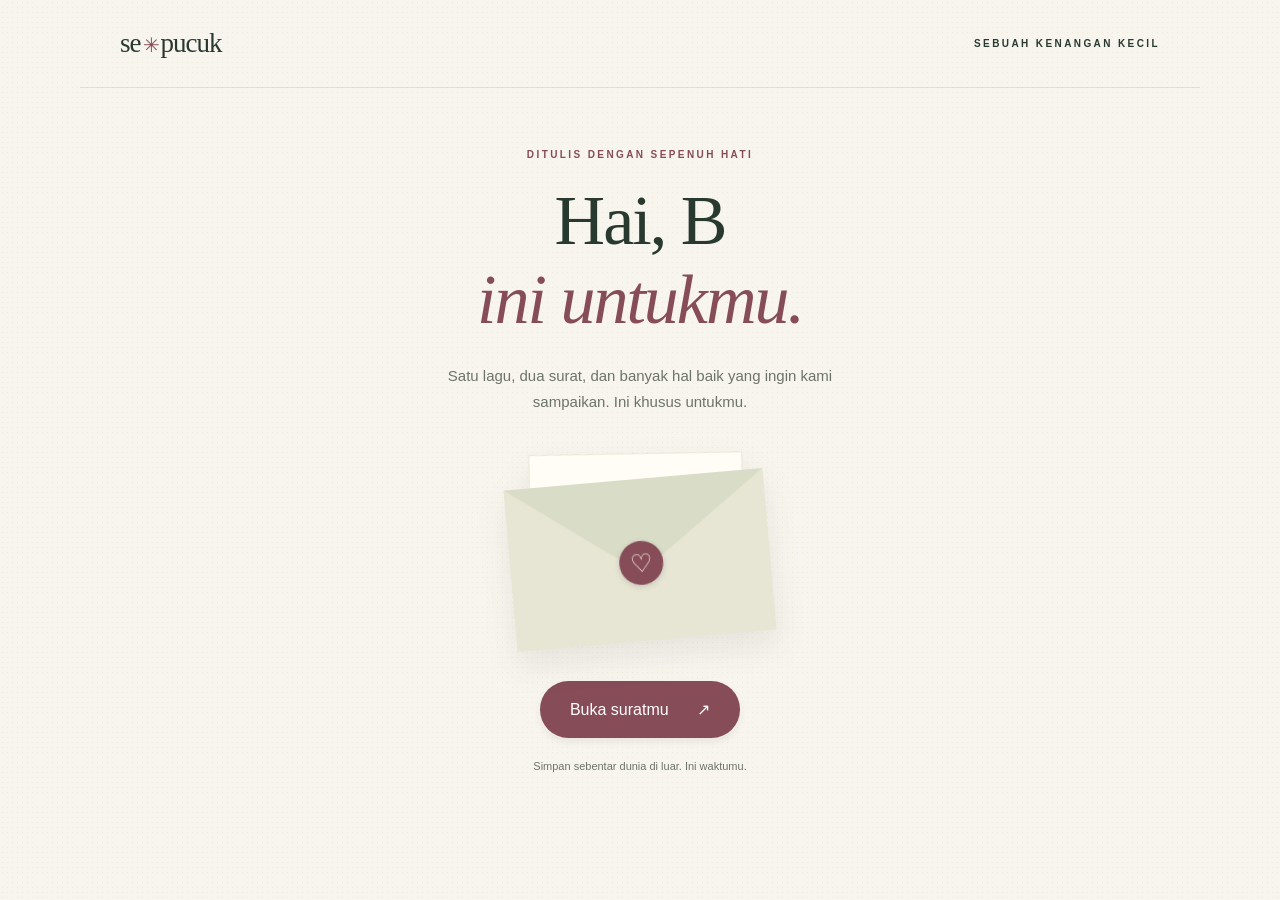
<file: r/6df6aea48ff949219750454ef9b5866f/index.html>
<!doctype html>
<html lang="id"><head><meta charset="utf-8"><meta name="viewport" content="width=device-width,initial-scale=1"><meta name="robots" content="noindex,nofollow"><meta name="referrer" content="no-referrer"><meta name="theme-color" content="#f8f5ee"><title>Sepucuk — Untukmu</title><style>:root{--ink:#28392f;--muted:#6c7369;--paper:#f8f5ee;--accent:#365c4b;--tint:#e6eee4}*{box-sizing:border-box}html{scroll-behavior:smooth}body{margin:0;color:var(--ink);background:var(--paper);font:16px/1.7 'Segoe UI',Arial,sans-serif;background-image:radial-gradient(#93886c18 .65px,transparent .65px);background-size:5px 5px}button,a{-webkit-tap-highlight-color:transparent}button{font:inherit;cursor:pointer}a{color:inherit}button:focus-visible,a:focus-visible,summary:focus-visible{outline:3px solid var(--accent);outline-offset:6px}[hidden]{display:none!important}.masthead{max-width:1120px;margin:auto;padding:28px 40px;display:flex;justify-content:space-between;align-items:center;border-bottom:1px solid #606c5826}.masthead a{font:27px Georgia,serif;text-decoration:none;letter-spacing:-1px}.masthead a span{font-size:20px;margin:0 2px;color:var(--accent)}.masthead>span,.eyebrow{font-size:10px;font-weight:600;letter-spacing:2.4px}.cover{text-align:center;min-height:calc(100svh - 99px);padding:58px 24px 40px;overflow:hidden}.eyebrow{color:var(--accent);margin:0 0 18px}h1{font:clamp(42px,6vw,70px)/1.13 Georgia,serif;letter-spacing:-2px;margin:0 auto 24px;max-width:900px;overflow-wrap:anywhere}h1 em{display:block;font-weight:400;color:var(--accent)}.intro{max-width:420px;margin:0 auto;font-size:15px;color:var(--muted)}.envelope{position:relative;width:260px;height:162px;margin:65px auto 40px;filter:drop-shadow(0 15px 15px #29332216);transform:rotate(-5deg)}.env-back{position:absolute;inset:0;background:#dfdfca;border-radius:4px}.letter-peek{position:absolute;background:#fffdf6;left:23px;right:23px;height:132px;top:-26px;padding-top:26px;font:italic 17px Georgia;transform:rotate(4deg);border:1px solid #e8e3d5;z-index:1}.env-fold{position:absolute;inset:0;background:#e7e5d4;clip-path:polygon(0 0,50% 51%,100% 0,100% 100%,0 100%);z-index:3}.env-flap{position:absolute;inset:0;background:#d9ddc7;clip-path:polygon(0 0,100% 0,50% 58%);z-index:4;transform-origin:top;transition:transform .65s}.seal{position:absolute;z-index:5;left:109px;top:62px;border-radius:50%;width:44px;height:44px;display:grid;place-items:center;background:var(--accent);color:#fff9e9;font:25px Georgia;box-shadow:0 2px 6px #0002}.opening .env-flap{transform:rotateX(175deg)}.opening .letter-peek{transform:translateY(-35px) rotate(4deg);transition:transform .5s}.primary{border:0;border-radius:100px;padding:15px 30px;background:var(--accent);color:white;min-height:52px;box-shadow:0 4px 8px #0001}.primary span{margin-left:24px}.primary:hover{filter:brightness(1.1)}.micro{font-size:11px;color:var(--muted);margin-top:19px}.letter-head{text-align:center;padding:65px 16px 44px}#letter{width:min(100% - 40px,700px);margin:auto;animation:appear .6s ease-out}.letter-head h2{font:clamp(38px,6vw,58px)/1.15 Georgia;margin:22px 0;letter-spacing:-1.8px;overflow-wrap:anywhere}.letter-head p:last-child{color:var(--muted);font-size:15px}.tiny-flower{font-size:36px;color:var(--accent)}.song-card{background:var(--tint);border:1px solid #52614b1a;border-radius:14px;padding:28px;display:grid;grid-template-columns:90px 1fr;gap:22px;align-items:center}.record{height:90px;width:90px;border-radius:50%;background:repeating-radial-gradient(circle,#303a32 0px,#303a32 3px,#454d43 4px,#303a32 5px);display:grid;place-items:center;transform:rotate(-12deg)}.record span{display:grid;place-items:center;background:var(--paper);border-radius:50%;width:33px;height:33px;color:var(--accent);font:20px Georgia}.song-card .eyebrow{font-size:9px;letter-spacing:1.5px;margin-bottom:8px}h3{font:28px/1.25 Georgia;margin:0 0 12px;overflow-wrap:anywhere}.muted{color:var(--muted);font-size:13px;margin:0 0 12px;overflow-wrap:anywhere}.text-link{font-size:13px;text-underline-offset:4px}.song-reason{grid-column:1/-1;border-top:1px solid #5c74532a;padding-top:20px;margin:0;font-size:14px;white-space:pre-wrap;overflow-wrap:anywhere}.lyrics{padding:25px 8px}.lyrics summary{cursor:pointer;display:flex;justify-content:space-between;gap:15px;font-size:13px;padding:8px 0;color:var(--accent)}.lyrics[open] summary span{transform:rotate(45deg)}.lyrics .preserve{font:italic 19px/1.85 Georgia;color:#596452;margin:22px 0;padding-left:20px;border-left:2px solid var(--tint)}.preserve{white-space:pre-wrap;overflow-wrap:anywhere;line-height:1.9}.divider{display:flex;align-items:center;gap:16px;margin:34px 0 30px;color:var(--muted);font-size:9px;letter-spacing:1.6px;text-align:center}.divider:before,.divider:after{content:'';height:1px;background:#cbd0c0;flex:1}.mentor-note{padding:36px;background:#fffdf7;border:1px solid #deded1;box-shadow:0 7px 18px #535b4510;border-radius:3px;margin-bottom:24px;position:relative}.mentor-note:before{content:'';height:24px;width:86px;background:#d9dfcb90;position:absolute;top:-12px;left:calc(50% - 43px);transform:rotate(-3deg)}.mentor-note .preserve{font-size:15px;margin:25px 0}.second{background:#f0f1e8}.second:before{transform:rotate(3deg)}.signature{display:flex;flex-direction:column;gap:6px}.signature span{font-size:12px;color:var(--muted)}.signature strong{font:italic 24px Georgia;overflow-wrap:anywhere}.letter-footer{text-align:center;padding:40px 14px 25px}.letter-footer>div{font:44px Georgia;color:var(--accent)}.letter-footer>p:not(.micro){font:24px/1.5 Georgia;max-width:410px;margin:20px auto;overflow-wrap:anywhere}.quiet{border:0;border-bottom:1px solid #a1ac98;background:none;color:var(--accent);padding:10px;font-size:12px}.fallback{text-align:center;padding:40px}@keyframes appear{from{opacity:0;transform:translateY(15px)}to{opacity:1;transform:none}}@media(max-width:520px){.masthead{padding:20px 22px}.masthead>span{font-size:8px;letter-spacing:1.2px}.cover{padding-top:42px}h1{font-size:44px;letter-spacing:-1.5px}.envelope{margin-top:55px;margin-bottom:32px;width:240px}.seal{left:99px}.song-card{padding:22px;gap:16px;grid-template-columns:64px 1fr}.record{width:64px;height:64px}.song-card h3{font-size:24px}.mentor-note{padding:29px 24px}.letter-head{padding-top:45px}}@media(prefers-reduced-motion:reduce){*,*:before,*:after{animation:none!important;transition:none!important;scroll-behavior:auto!important}}@media print{.masthead,.cover,#close{display:none!important}#letter[hidden]{display:block!important}#letter{width:100%;animation:none}.mentor-note,.song-card{break-inside:avoid;box-shadow:none}.letter-head{padding-top:10px}body{background:white}}
</style><link rel="stylesheet" href="../../assets/player.css"></head>
<body>
<header class="masthead"><a href="#" aria-label="Kembali ke awal">se<span>✳</span>pucuk</a><span>SEBUAH KENANGAN KECIL</span></header>
<main>
<section id="cover" class="cover" aria-labelledby="greeting">
  <div class="eyebrow">DITULIS DENGAN SEPENUH HATI</div>
  <h1 id="greeting">Hai, <span id="name"></span><em>ini untukmu.</em></h1>
  <p id="intro" class="intro"></p>
  <div class="envelope" aria-hidden="true"><div class="letter-peek">a little note for you ♡</div><div class="env-back"></div><div class="env-fold"></div><div class="env-flap"></div><span class="seal">♡</span></div>
  <button id="open" class="primary">Buka suratmu <span aria-hidden="true">↗</span></button>
  <p class="micro">Simpan sebentar dunia di luar. Ini waktumu.</p>
</section>
<article id="letter" hidden>
  <section class="letter-head"><p class="eyebrow">UNTUK <span id="name-small"></span> · DARI KAMI BERDUA</p><h2 id="title" tabindex="-1"></h2><div class="tiny-flower" aria-hidden="true">✳</div><p>Beberapa hal mungkin jarang terucap.<br>Hari ini, kami menuliskannya untukmu.</p></section>
  <section class="song-card" aria-labelledby="song-title"><div class="record" aria-hidden="true"><span>♫</span></div><div><p class="eyebrow">01 / SEBUAH LAGU UNTUKMU</p><h3 id="song-title"></h3><p id="artist" class="muted"></p><div id="music-controls" class="music-controls" hidden><button type="button" id="music-toggle" class="music-toggle" aria-label="Putar lagu">▶ Putar lagu</button><div class="music-timeline"><input type="range" min="0" max="1" step="0.1" value="0" id="music-seek" class="music-seek" aria-label="Posisi pemutaran lagu"><span id="music-time" class="music-time">0:00 / 0:00</span></div></div><p id="music-status" class="music-status" role="status">Menyiapkan player…</p><audio id="song-audio" preload="metadata"></audio><a id="song-link" class="text-link" target="_blank" rel="noopener noreferrer" hidden>Dengarkan lagu ↗</a></div><p id="reason" class="song-reason"></p></section>
  <details class="lyrics" open><summary>Bait-bait yang ingin kami titipkan <span aria-hidden="true">＋</span></summary><p id="lyrics" class="preserve"></p></details>
  <div class="divider"><span>DUA SURAT, SATU HARAPAN BAIK</span></div>
  <section class="mentor-note" aria-labelledby="mentor1"><p class="eyebrow">02 / SURAT PERTAMA</p><h3>Untukmu, dengan hangat.</h3><p id="message1" class="preserve"></p><div class="signature"><span>Dengan sayang,</span><strong id="mentor1"></strong></div></section>
  <section class="mentor-note second" aria-labelledby="mentor2"><p class="eyebrow">03 / SURAT KEDUA</p><h3>Satu pesan lagi untuk perjalananmu.</h3><p id="message2" class="preserve"></p><div class="signature"><span>Selalu mendukungmu,</span><strong id="mentor2"></strong></div></section>
  <footer class="letter-footer"><div aria-hidden="true">♡</div><p id="closing"></p><button id="close" class="quiet">Lipat kembali surat ini ↑</button><p class="micro">se✳pucuk · kenangan yang boleh dibuka berkali-kali</p></footer>
</article>
</main><noscript><p class="fallback">Aktifkan JavaScript untuk membuka surat ini.</p></noscript>
<script type="application/json" id="note-data">{"title":"Ada cerita baik tentangmu.","intro":"Satu lagu, dua surat, dan banyak hal baik yang ingin kami sampaikan. Ini khusus untukmu.","closing":"Terima kasih sudah menjadi bagian dari perjalanan mentoring ini.","mentors":["Hafiz Rifa'i","Muhammad Fadey Rafif"],"recipient":{"id":"6df6aea48ff949219750454ef9b5866f","theme":"rose","name":"B","song":"Don't Stop Me Now","artist":"Queen","reason":"Sumpah B, selama mentoring sama kamu... sepertinya kamu salah satu yang selalu ceria, aktif, ceplas-ceplos. Lirik lagu ini cukup menggambarkan kamu lah yang semangatmu sulit dihentikan. Aura antusiasme mu menular ke sekitar.","lyrics":"\"I'm a racin' car, passin' by like Lady Godiva, I'm gonna go, go, go, there's no stoppin' me\"","message1":"Annyeong (안녕), B!\n\nSeneng banget bisa mengenalmu dan menjadi bagian dari perjalanan kita di Kelompok 8. Aku tahu menjalani mentoring di tengah kesibukan kuliah mungkin nggak selalu mudah, jadi terima kasih sudah meluangkan waktu dan berproses bersama kami sampai akhir ya!\n\nAku juga sadar masih banyak kekurangan selama menjadi mentor. Terima kasih karena sudah memberiku kesempatan untuk belajar dan berkembang. Tanpa kalian, mungkin aku nggak akan seaktif sekarang. Ternyata, bukan cuma kalian yang belajar selama mentoring, aku juga belajar banyak dari kalian.\n\nWalaupun rangkaian mentoring kita sudah selesai, bukan berarti kita harus putus hubungan ya! Kalau butuh sesuatu, jangan ragu buat menghubungi kami. Kalau ketemu di jalan, disapa aja.\n\nSemangat terus buat perjalanan kuliahmu ke depan dan terakhir... jangan lupa salat hehe. Senang bisa mengenalmu sebagai bagian dari Kelompok 8. Sampai ketemu lagi!!!\n\n— Zifah","message2":"Hao! (好), B!\n\nNggak kerasa ya, perjalanan mentoring kita di Kelompok 8 udah sampai di penghujung. Terima kasih udah mau meluangkan waktu, hadir, dan berproses bareng selama ini. Walaupun waktu kita nggak terlalu panjang, semoga ada pengalaman dan kenangan baik yang bisa kamu bawa dari kebersamaan kita.\n\nPerjalanan kuliahmu masih panjang dan pastinya nggak akan selalu mudah. Bakal ada tugas yang numpuk, ujian yang bikin pusing, dan mungkin saat-saat ketika kamu mulai meragukan kemampuan diri sendiri. Tapi inget, kamu nggak harus selalu bisa melakukan semuanya dengan sempurna. Nggak apa-apa buat salah atau merasa kesulitan, karena semua itu bagian dari proses belajar.\n\nAku harap kamu bisa menikmati masa-masa kuliah ini, menemukan teman-teman yang baik, berani mencoba hal baru, dan terus berkembang dengan caramu sendiri. Jangan terlalu keras sama diri sendiri, dan jangan lupa buat menikmati setiap prosesnya.\n\nSemangat terus buat perjalananmu ke depan! Senang bisa mengenal kamu sebagai bagian dari Kelompok 8. Semoga kita bisa ketemu lagi di kesempatan lain!\n\n— Deyzee","songUrl":"https://youtu.be/HgzGwKwLmgM?si=z_rpP9JZ3RiFxUsf","audioUrl":"../../audio/b.mp3"}}</script><script>(()=>{'use strict';const d=JSON.parse(document.getElementById('note-data').textContent),r=d.recipient;
const set=(id,t)=>document.getElementById(id).textContent=t;
const colors={sage:['#365c4b','#e6eee4'],rose:['#864c57','#f5e7e8'],blue:['#375b78','#e3ecf4'],amber:['#765723','#f4ecd8']};
const c=colors[r.theme]||colors.sage;document.documentElement.style.setProperty('--accent',c[0]);document.documentElement.style.setProperty('--tint',c[1]);
document.title='Untuk '+r.name+' · Sepucuk';
for(const [id,t] of Object.entries({name:r.name,'name-small':r.name,intro:d.intro,title:d.title,'song-title':r.song||'Sebuah lagu untukmu',artist:r.artist,reason:r.reason,lyrics:r.lyrics||'Lagu ini kami titipkan lewat tautan di atas.',message1:r.message1,message2:r.message2,mentor1:d.mentors[0],mentor2:d.mentors[1],closing:d.closing}))set(id,t);
if(r.songUrl){try{const u=new URL(r.songUrl);if(u.protocol==='https:'&&!u.username&&!u.password){const a=document.getElementById('song-link');a.href=u.href;a.hidden=false;}}catch{}}
const cover=document.getElementById('cover'),letter=document.getElementById('letter'),open=document.getElementById('open');
open.addEventListener('click',()=>{open.disabled=true;cover.classList.add('opening');setTimeout(()=>{cover.hidden=true;letter.hidden=false;window.scrollTo(0,0);document.getElementById('title').focus({preventScroll:true});open.disabled=false;},matchMedia('(prefers-reduced-motion: reduce)').matches?0:600);});
document.getElementById('close').addEventListener('click',()=>{letter.hidden=true;cover.hidden=false;cover.classList.remove('opening');window.scrollTo(0,0);open.focus({preventScroll:true});});})();
</script><script src="../../assets/player.js" defer></script></body></html>
</file>
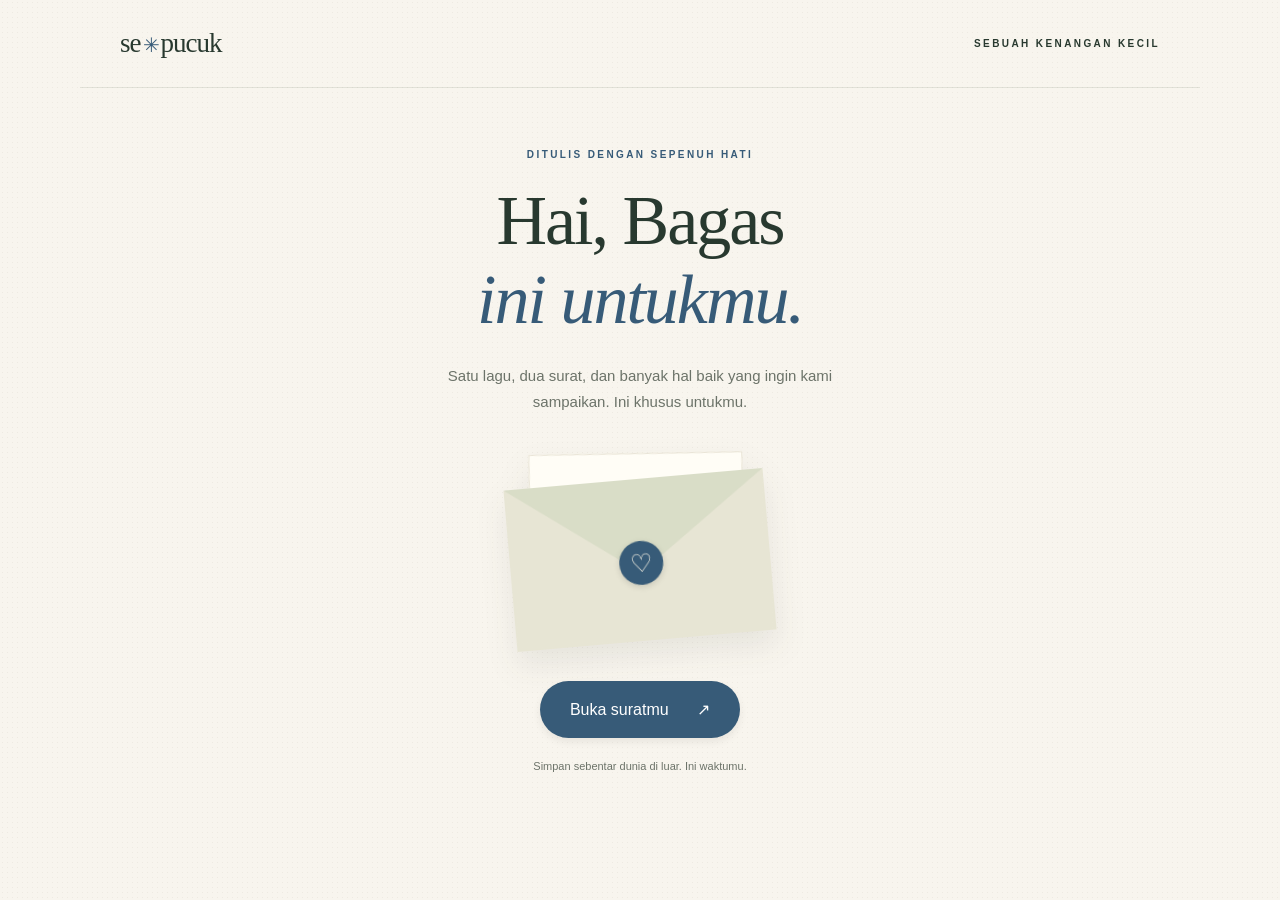
<file: r/7c6f89e5ecbf4df4876cfad806c45540/index.html>
<!doctype html>
<html lang="id"><head><meta charset="utf-8"><meta name="viewport" content="width=device-width,initial-scale=1"><meta name="robots" content="noindex,nofollow"><meta name="referrer" content="no-referrer"><meta name="theme-color" content="#f8f5ee"><title>Sepucuk — Untukmu</title><style>:root{--ink:#28392f;--muted:#6c7369;--paper:#f8f5ee;--accent:#365c4b;--tint:#e6eee4}*{box-sizing:border-box}html{scroll-behavior:smooth}body{margin:0;color:var(--ink);background:var(--paper);font:16px/1.7 'Segoe UI',Arial,sans-serif;background-image:radial-gradient(#93886c18 .65px,transparent .65px);background-size:5px 5px}button,a{-webkit-tap-highlight-color:transparent}button{font:inherit;cursor:pointer}a{color:inherit}button:focus-visible,a:focus-visible,summary:focus-visible{outline:3px solid var(--accent);outline-offset:6px}[hidden]{display:none!important}.masthead{max-width:1120px;margin:auto;padding:28px 40px;display:flex;justify-content:space-between;align-items:center;border-bottom:1px solid #606c5826}.masthead a{font:27px Georgia,serif;text-decoration:none;letter-spacing:-1px}.masthead a span{font-size:20px;margin:0 2px;color:var(--accent)}.masthead>span,.eyebrow{font-size:10px;font-weight:600;letter-spacing:2.4px}.cover{text-align:center;min-height:calc(100svh - 99px);padding:58px 24px 40px;overflow:hidden}.eyebrow{color:var(--accent);margin:0 0 18px}h1{font:clamp(42px,6vw,70px)/1.13 Georgia,serif;letter-spacing:-2px;margin:0 auto 24px;max-width:900px;overflow-wrap:anywhere}h1 em{display:block;font-weight:400;color:var(--accent)}.intro{max-width:420px;margin:0 auto;font-size:15px;color:var(--muted)}.envelope{position:relative;width:260px;height:162px;margin:65px auto 40px;filter:drop-shadow(0 15px 15px #29332216);transform:rotate(-5deg)}.env-back{position:absolute;inset:0;background:#dfdfca;border-radius:4px}.letter-peek{position:absolute;background:#fffdf6;left:23px;right:23px;height:132px;top:-26px;padding-top:26px;font:italic 17px Georgia;transform:rotate(4deg);border:1px solid #e8e3d5;z-index:1}.env-fold{position:absolute;inset:0;background:#e7e5d4;clip-path:polygon(0 0,50% 51%,100% 0,100% 100%,0 100%);z-index:3}.env-flap{position:absolute;inset:0;background:#d9ddc7;clip-path:polygon(0 0,100% 0,50% 58%);z-index:4;transform-origin:top;transition:transform .65s}.seal{position:absolute;z-index:5;left:109px;top:62px;border-radius:50%;width:44px;height:44px;display:grid;place-items:center;background:var(--accent);color:#fff9e9;font:25px Georgia;box-shadow:0 2px 6px #0002}.opening .env-flap{transform:rotateX(175deg)}.opening .letter-peek{transform:translateY(-35px) rotate(4deg);transition:transform .5s}.primary{border:0;border-radius:100px;padding:15px 30px;background:var(--accent);color:white;min-height:52px;box-shadow:0 4px 8px #0001}.primary span{margin-left:24px}.primary:hover{filter:brightness(1.1)}.micro{font-size:11px;color:var(--muted);margin-top:19px}.letter-head{text-align:center;padding:65px 16px 44px}#letter{width:min(100% - 40px,700px);margin:auto;animation:appear .6s ease-out}.letter-head h2{font:clamp(38px,6vw,58px)/1.15 Georgia;margin:22px 0;letter-spacing:-1.8px;overflow-wrap:anywhere}.letter-head p:last-child{color:var(--muted);font-size:15px}.tiny-flower{font-size:36px;color:var(--accent)}.song-card{background:var(--tint);border:1px solid #52614b1a;border-radius:14px;padding:28px;display:grid;grid-template-columns:90px 1fr;gap:22px;align-items:center}.record{height:90px;width:90px;border-radius:50%;background:repeating-radial-gradient(circle,#303a32 0px,#303a32 3px,#454d43 4px,#303a32 5px);display:grid;place-items:center;transform:rotate(-12deg)}.record span{display:grid;place-items:center;background:var(--paper);border-radius:50%;width:33px;height:33px;color:var(--accent);font:20px Georgia}.song-card .eyebrow{font-size:9px;letter-spacing:1.5px;margin-bottom:8px}h3{font:28px/1.25 Georgia;margin:0 0 12px;overflow-wrap:anywhere}.muted{color:var(--muted);font-size:13px;margin:0 0 12px;overflow-wrap:anywhere}.text-link{font-size:13px;text-underline-offset:4px}.song-reason{grid-column:1/-1;border-top:1px solid #5c74532a;padding-top:20px;margin:0;font-size:14px;white-space:pre-wrap;overflow-wrap:anywhere}.lyrics{padding:25px 8px}.lyrics summary{cursor:pointer;display:flex;justify-content:space-between;gap:15px;font-size:13px;padding:8px 0;color:var(--accent)}.lyrics[open] summary span{transform:rotate(45deg)}.lyrics .preserve{font:italic 19px/1.85 Georgia;color:#596452;margin:22px 0;padding-left:20px;border-left:2px solid var(--tint)}.preserve{white-space:pre-wrap;overflow-wrap:anywhere;line-height:1.9}.divider{display:flex;align-items:center;gap:16px;margin:34px 0 30px;color:var(--muted);font-size:9px;letter-spacing:1.6px;text-align:center}.divider:before,.divider:after{content:'';height:1px;background:#cbd0c0;flex:1}.mentor-note{padding:36px;background:#fffdf7;border:1px solid #deded1;box-shadow:0 7px 18px #535b4510;border-radius:3px;margin-bottom:24px;position:relative}.mentor-note:before{content:'';height:24px;width:86px;background:#d9dfcb90;position:absolute;top:-12px;left:calc(50% - 43px);transform:rotate(-3deg)}.mentor-note .preserve{font-size:15px;margin:25px 0}.second{background:#f0f1e8}.second:before{transform:rotate(3deg)}.signature{display:flex;flex-direction:column;gap:6px}.signature span{font-size:12px;color:var(--muted)}.signature strong{font:italic 24px Georgia;overflow-wrap:anywhere}.letter-footer{text-align:center;padding:40px 14px 25px}.letter-footer>div{font:44px Georgia;color:var(--accent)}.letter-footer>p:not(.micro){font:24px/1.5 Georgia;max-width:410px;margin:20px auto;overflow-wrap:anywhere}.quiet{border:0;border-bottom:1px solid #a1ac98;background:none;color:var(--accent);padding:10px;font-size:12px}.fallback{text-align:center;padding:40px}@keyframes appear{from{opacity:0;transform:translateY(15px)}to{opacity:1;transform:none}}@media(max-width:520px){.masthead{padding:20px 22px}.masthead>span{font-size:8px;letter-spacing:1.2px}.cover{padding-top:42px}h1{font-size:44px;letter-spacing:-1.5px}.envelope{margin-top:55px;margin-bottom:32px;width:240px}.seal{left:99px}.song-card{padding:22px;gap:16px;grid-template-columns:64px 1fr}.record{width:64px;height:64px}.song-card h3{font-size:24px}.mentor-note{padding:29px 24px}.letter-head{padding-top:45px}}@media(prefers-reduced-motion:reduce){*,*:before,*:after{animation:none!important;transition:none!important;scroll-behavior:auto!important}}@media print{.masthead,.cover,#close{display:none!important}#letter[hidden]{display:block!important}#letter{width:100%;animation:none}.mentor-note,.song-card{break-inside:avoid;box-shadow:none}.letter-head{padding-top:10px}body{background:white}}
</style><link rel="stylesheet" href="../../assets/player.css"></head>
<body>
<header class="masthead"><a href="#" aria-label="Kembali ke awal">se<span>✳</span>pucuk</a><span>SEBUAH KENANGAN KECIL</span></header>
<main>
<section id="cover" class="cover" aria-labelledby="greeting">
  <div class="eyebrow">DITULIS DENGAN SEPENUH HATI</div>
  <h1 id="greeting">Hai, <span id="name"></span><em>ini untukmu.</em></h1>
  <p id="intro" class="intro"></p>
  <div class="envelope" aria-hidden="true"><div class="letter-peek">a little note for you ♡</div><div class="env-back"></div><div class="env-fold"></div><div class="env-flap"></div><span class="seal">♡</span></div>
  <button id="open" class="primary">Buka suratmu <span aria-hidden="true">↗</span></button>
  <p class="micro">Simpan sebentar dunia di luar. Ini waktumu.</p>
</section>
<article id="letter" hidden>
  <section class="letter-head"><p class="eyebrow">UNTUK <span id="name-small"></span> · DARI KAMI BERDUA</p><h2 id="title" tabindex="-1"></h2><div class="tiny-flower" aria-hidden="true">✳</div><p>Beberapa hal mungkin jarang terucap.<br>Hari ini, kami menuliskannya untukmu.</p></section>
  <section class="song-card" aria-labelledby="song-title"><div class="record" aria-hidden="true"><span>♫</span></div><div><p class="eyebrow">01 / SEBUAH LAGU UNTUKMU</p><h3 id="song-title"></h3><p id="artist" class="muted"></p><div id="music-controls" class="music-controls" hidden><button type="button" id="music-toggle" class="music-toggle" aria-label="Putar lagu">▶ Putar lagu</button><div class="music-timeline"><input type="range" min="0" max="1" step="0.1" value="0" id="music-seek" class="music-seek" aria-label="Posisi pemutaran lagu"><span id="music-time" class="music-time">0:00 / 0:00</span></div></div><p id="music-status" class="music-status" role="status">Menyiapkan player…</p><audio id="song-audio" preload="metadata"></audio><a id="song-link" class="text-link" target="_blank" rel="noopener noreferrer" hidden>Dengarkan lagu ↗</a></div><p id="reason" class="song-reason"></p></section>
  <details class="lyrics" open><summary>Bait-bait yang ingin kami titipkan <span aria-hidden="true">＋</span></summary><p id="lyrics" class="preserve"></p></details>
  <div class="divider"><span>DUA SURAT, SATU HARAPAN BAIK</span></div>
  <section class="mentor-note" aria-labelledby="mentor1"><p class="eyebrow">02 / SURAT PERTAMA</p><h3>Untukmu, dengan hangat.</h3><p id="message1" class="preserve"></p><div class="signature"><span>Dengan sayang,</span><strong id="mentor1"></strong></div></section>
  <section class="mentor-note second" aria-labelledby="mentor2"><p class="eyebrow">03 / SURAT KEDUA</p><h3>Satu pesan lagi untuk perjalananmu.</h3><p id="message2" class="preserve"></p><div class="signature"><span>Selalu mendukungmu,</span><strong id="mentor2"></strong></div></section>
  <footer class="letter-footer"><div aria-hidden="true">♡</div><p id="closing"></p><button id="close" class="quiet">Lipat kembali surat ini ↑</button><p class="micro">se✳pucuk · kenangan yang boleh dibuka berkali-kali</p></footer>
</article>
</main><noscript><p class="fallback">Aktifkan JavaScript untuk membuka surat ini.</p></noscript>
<script type="application/json" id="note-data">{"title":"Ada cerita baik tentangmu.","intro":"Satu lagu, dua surat, dan banyak hal baik yang ingin kami sampaikan. Ini khusus untukmu.","closing":"Terima kasih sudah menjadi bagian dari perjalanan mentoring ini.","mentors":["Hafiz Rifa'i","Muhammad Fadey Rafif"],"recipient":{"id":"7c6f89e5ecbf4df4876cfad806c45540","theme":"blue","name":"Bagas","song":"Say! Fanfare!","artist":"Shirakami Fubuki","reason":"Hai Bagas! Aku pilih lirik dari lagu Say! Fanfare! karena menurutku cukup menggambarkan kamu yang aktif, gampang bergaul, dan bisa diandalkan. Lagu ini punya pesan tentang saling mendukung, cocok sama kamu yang tetap bisa bertanggung jawab meskipun sering bercanda. Apalagi kalau udah sama Ajeuk, kayaknya nggak pernah kehabisan bahan buat ribut wkwkwk. Tetap jadi Bagas yang asik dan bisa diandalkan, ya!","lyrics":"\"支え合ってほら 届けますよ この声を\"","message1":"Annyeong (안녕), Bagas!\n\nSeneng banget bisa mengenalmu dan menjadi bagian dari perjalanan kita di Kelompok 8. Aku tahu menjalani mentoring di tengah kesibukan kuliah mungkin nggak selalu mudah, jadi terima kasih sudah meluangkan waktu dan berproses bersama kami sampai akhir ya!\n\nAku juga sadar masih banyak kekurangan selama menjadi mentor. Terima kasih karena sudah memberiku kesempatan untuk belajar dan berkembang. Tanpa kalian, mungkin aku nggak akan seaktif sekarang. Ternyata, bukan cuma kalian yang belajar selama mentoring, aku juga belajar banyak dari kalian.\n\nWalaupun rangkaian mentoring kita sudah selesai, bukan berarti kita harus putus hubungan ya! Kalau butuh sesuatu, jangan ragu buat menghubungi kami. Kalau ketemu di jalan, disapa aja.\n\nSemangat terus buat perjalanan kuliahmu ke depan dan terakhir... jangan lupa salat hehe. Senang bisa mengenalmu sebagai bagian dari Kelompok 8. Sampai ketemu lagi!!!\n\n— Zifah","message2":"Hao! (好), Bagas!\n\nNggak kerasa ya, perjalanan mentoring kita di Kelompok 8 udah sampai di penghujung. Terima kasih udah mau meluangkan waktu, hadir, dan berproses bareng selama ini. Walaupun waktu kita nggak terlalu panjang, semoga ada pengalaman dan kenangan baik yang bisa kamu bawa dari kebersamaan kita.\n\nPerjalanan kuliahmu masih panjang dan pastinya nggak akan selalu mudah. Bakal ada tugas yang numpuk, ujian yang bikin pusing, dan mungkin saat-saat ketika kamu mulai meragukan kemampuan diri sendiri. Tapi inget, kamu nggak harus selalu bisa melakukan semuanya dengan sempurna. Nggak apa-apa buat salah atau merasa kesulitan, karena semua itu bagian dari proses belajar.\n\nAku harap kamu bisa menikmati masa-masa kuliah ini, menemukan teman-teman yang baik, berani mencoba hal baru, dan terus berkembang dengan caramu sendiri. Jangan terlalu keras sama diri sendiri, dan jangan lupa buat menikmati setiap prosesnya.\n\nSemangat terus buat perjalananmu ke depan! Senang bisa mengenal kamu sebagai bagian dari Kelompok 8. Semoga kita bisa ketemu lagi di kesempatan lain!\n\n— Deyzee","songUrl":"https://youtu.be/pFgUluV_00s?si=JeCGC0kNw77SUdiE","audioUrl":"../../audio/bagas.mp3"}}</script><script>(()=>{'use strict';const d=JSON.parse(document.getElementById('note-data').textContent),r=d.recipient;
const set=(id,t)=>document.getElementById(id).textContent=t;
const colors={sage:['#365c4b','#e6eee4'],rose:['#864c57','#f5e7e8'],blue:['#375b78','#e3ecf4'],amber:['#765723','#f4ecd8']};
const c=colors[r.theme]||colors.sage;document.documentElement.style.setProperty('--accent',c[0]);document.documentElement.style.setProperty('--tint',c[1]);
document.title='Untuk '+r.name+' · Sepucuk';
for(const [id,t] of Object.entries({name:r.name,'name-small':r.name,intro:d.intro,title:d.title,'song-title':r.song||'Sebuah lagu untukmu',artist:r.artist,reason:r.reason,lyrics:r.lyrics||'Lagu ini kami titipkan lewat tautan di atas.',message1:r.message1,message2:r.message2,mentor1:d.mentors[0],mentor2:d.mentors[1],closing:d.closing}))set(id,t);
if(r.songUrl){try{const u=new URL(r.songUrl);if(u.protocol==='https:'&&!u.username&&!u.password){const a=document.getElementById('song-link');a.href=u.href;a.hidden=false;}}catch{}}
const cover=document.getElementById('cover'),letter=document.getElementById('letter'),open=document.getElementById('open');
open.addEventListener('click',()=>{open.disabled=true;cover.classList.add('opening');setTimeout(()=>{cover.hidden=true;letter.hidden=false;window.scrollTo(0,0);document.getElementById('title').focus({preventScroll:true});open.disabled=false;},matchMedia('(prefers-reduced-motion: reduce)').matches?0:600);});
document.getElementById('close').addEventListener('click',()=>{letter.hidden=true;cover.hidden=false;cover.classList.remove('opening');window.scrollTo(0,0);open.focus({preventScroll:true});});})();
</script><script src="../../assets/player.js" defer></script></body></html>
</file>
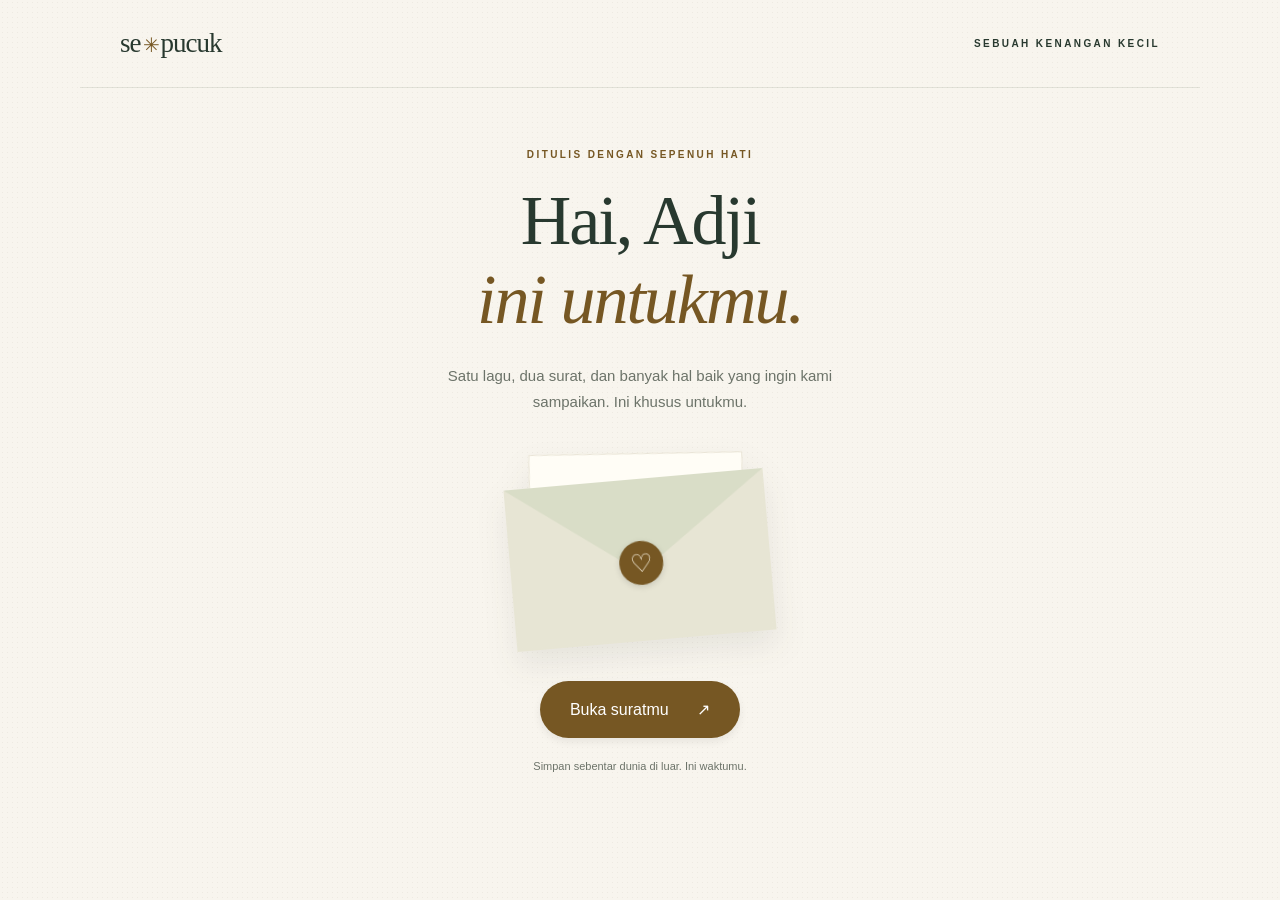
<file: r/902f9bd97db14289af7332a6cd96a762/index.html>
<!doctype html>
<html lang="id"><head><meta charset="utf-8"><meta name="viewport" content="width=device-width,initial-scale=1"><meta name="robots" content="noindex,nofollow"><meta name="referrer" content="no-referrer"><meta name="theme-color" content="#f8f5ee"><title>Sepucuk — Untukmu</title><style>:root{--ink:#28392f;--muted:#6c7369;--paper:#f8f5ee;--accent:#365c4b;--tint:#e6eee4}*{box-sizing:border-box}html{scroll-behavior:smooth}body{margin:0;color:var(--ink);background:var(--paper);font:16px/1.7 'Segoe UI',Arial,sans-serif;background-image:radial-gradient(#93886c18 .65px,transparent .65px);background-size:5px 5px}button,a{-webkit-tap-highlight-color:transparent}button{font:inherit;cursor:pointer}a{color:inherit}button:focus-visible,a:focus-visible,summary:focus-visible{outline:3px solid var(--accent);outline-offset:6px}[hidden]{display:none!important}.masthead{max-width:1120px;margin:auto;padding:28px 40px;display:flex;justify-content:space-between;align-items:center;border-bottom:1px solid #606c5826}.masthead a{font:27px Georgia,serif;text-decoration:none;letter-spacing:-1px}.masthead a span{font-size:20px;margin:0 2px;color:var(--accent)}.masthead>span,.eyebrow{font-size:10px;font-weight:600;letter-spacing:2.4px}.cover{text-align:center;min-height:calc(100svh - 99px);padding:58px 24px 40px;overflow:hidden}.eyebrow{color:var(--accent);margin:0 0 18px}h1{font:clamp(42px,6vw,70px)/1.13 Georgia,serif;letter-spacing:-2px;margin:0 auto 24px;max-width:900px;overflow-wrap:anywhere}h1 em{display:block;font-weight:400;color:var(--accent)}.intro{max-width:420px;margin:0 auto;font-size:15px;color:var(--muted)}.envelope{position:relative;width:260px;height:162px;margin:65px auto 40px;filter:drop-shadow(0 15px 15px #29332216);transform:rotate(-5deg)}.env-back{position:absolute;inset:0;background:#dfdfca;border-radius:4px}.letter-peek{position:absolute;background:#fffdf6;left:23px;right:23px;height:132px;top:-26px;padding-top:26px;font:italic 17px Georgia;transform:rotate(4deg);border:1px solid #e8e3d5;z-index:1}.env-fold{position:absolute;inset:0;background:#e7e5d4;clip-path:polygon(0 0,50% 51%,100% 0,100% 100%,0 100%);z-index:3}.env-flap{position:absolute;inset:0;background:#d9ddc7;clip-path:polygon(0 0,100% 0,50% 58%);z-index:4;transform-origin:top;transition:transform .65s}.seal{position:absolute;z-index:5;left:109px;top:62px;border-radius:50%;width:44px;height:44px;display:grid;place-items:center;background:var(--accent);color:#fff9e9;font:25px Georgia;box-shadow:0 2px 6px #0002}.opening .env-flap{transform:rotateX(175deg)}.opening .letter-peek{transform:translateY(-35px) rotate(4deg);transition:transform .5s}.primary{border:0;border-radius:100px;padding:15px 30px;background:var(--accent);color:white;min-height:52px;box-shadow:0 4px 8px #0001}.primary span{margin-left:24px}.primary:hover{filter:brightness(1.1)}.micro{font-size:11px;color:var(--muted);margin-top:19px}.letter-head{text-align:center;padding:65px 16px 44px}#letter{width:min(100% - 40px,700px);margin:auto;animation:appear .6s ease-out}.letter-head h2{font:clamp(38px,6vw,58px)/1.15 Georgia;margin:22px 0;letter-spacing:-1.8px;overflow-wrap:anywhere}.letter-head p:last-child{color:var(--muted);font-size:15px}.tiny-flower{font-size:36px;color:var(--accent)}.song-card{background:var(--tint);border:1px solid #52614b1a;border-radius:14px;padding:28px;display:grid;grid-template-columns:90px 1fr;gap:22px;align-items:center}.record{height:90px;width:90px;border-radius:50%;background:repeating-radial-gradient(circle,#303a32 0px,#303a32 3px,#454d43 4px,#303a32 5px);display:grid;place-items:center;transform:rotate(-12deg)}.record span{display:grid;place-items:center;background:var(--paper);border-radius:50%;width:33px;height:33px;color:var(--accent);font:20px Georgia}.song-card .eyebrow{font-size:9px;letter-spacing:1.5px;margin-bottom:8px}h3{font:28px/1.25 Georgia;margin:0 0 12px;overflow-wrap:anywhere}.muted{color:var(--muted);font-size:13px;margin:0 0 12px;overflow-wrap:anywhere}.text-link{font-size:13px;text-underline-offset:4px}.song-reason{grid-column:1/-1;border-top:1px solid #5c74532a;padding-top:20px;margin:0;font-size:14px;white-space:pre-wrap;overflow-wrap:anywhere}.lyrics{padding:25px 8px}.lyrics summary{cursor:pointer;display:flex;justify-content:space-between;gap:15px;font-size:13px;padding:8px 0;color:var(--accent)}.lyrics[open] summary span{transform:rotate(45deg)}.lyrics .preserve{font:italic 19px/1.85 Georgia;color:#596452;margin:22px 0;padding-left:20px;border-left:2px solid var(--tint)}.preserve{white-space:pre-wrap;overflow-wrap:anywhere;line-height:1.9}.divider{display:flex;align-items:center;gap:16px;margin:34px 0 30px;color:var(--muted);font-size:9px;letter-spacing:1.6px;text-align:center}.divider:before,.divider:after{content:'';height:1px;background:#cbd0c0;flex:1}.mentor-note{padding:36px;background:#fffdf7;border:1px solid #deded1;box-shadow:0 7px 18px #535b4510;border-radius:3px;margin-bottom:24px;position:relative}.mentor-note:before{content:'';height:24px;width:86px;background:#d9dfcb90;position:absolute;top:-12px;left:calc(50% - 43px);transform:rotate(-3deg)}.mentor-note .preserve{font-size:15px;margin:25px 0}.second{background:#f0f1e8}.second:before{transform:rotate(3deg)}.signature{display:flex;flex-direction:column;gap:6px}.signature span{font-size:12px;color:var(--muted)}.signature strong{font:italic 24px Georgia;overflow-wrap:anywhere}.letter-footer{text-align:center;padding:40px 14px 25px}.letter-footer>div{font:44px Georgia;color:var(--accent)}.letter-footer>p:not(.micro){font:24px/1.5 Georgia;max-width:410px;margin:20px auto;overflow-wrap:anywhere}.quiet{border:0;border-bottom:1px solid #a1ac98;background:none;color:var(--accent);padding:10px;font-size:12px}.fallback{text-align:center;padding:40px}@keyframes appear{from{opacity:0;transform:translateY(15px)}to{opacity:1;transform:none}}@media(max-width:520px){.masthead{padding:20px 22px}.masthead>span{font-size:8px;letter-spacing:1.2px}.cover{padding-top:42px}h1{font-size:44px;letter-spacing:-1.5px}.envelope{margin-top:55px;margin-bottom:32px;width:240px}.seal{left:99px}.song-card{padding:22px;gap:16px;grid-template-columns:64px 1fr}.record{width:64px;height:64px}.song-card h3{font-size:24px}.mentor-note{padding:29px 24px}.letter-head{padding-top:45px}}@media(prefers-reduced-motion:reduce){*,*:before,*:after{animation:none!important;transition:none!important;scroll-behavior:auto!important}}@media print{.masthead,.cover,#close{display:none!important}#letter[hidden]{display:block!important}#letter{width:100%;animation:none}.mentor-note,.song-card{break-inside:avoid;box-shadow:none}.letter-head{padding-top:10px}body{background:white}}
</style><link rel="stylesheet" href="../../assets/player.css"></head>
<body>
<header class="masthead"><a href="#" aria-label="Kembali ke awal">se<span>✳</span>pucuk</a><span>SEBUAH KENANGAN KECIL</span></header>
<main>
<section id="cover" class="cover" aria-labelledby="greeting">
  <div class="eyebrow">DITULIS DENGAN SEPENUH HATI</div>
  <h1 id="greeting">Hai, <span id="name"></span><em>ini untukmu.</em></h1>
  <p id="intro" class="intro"></p>
  <div class="envelope" aria-hidden="true"><div class="letter-peek">a little note for you ♡</div><div class="env-back"></div><div class="env-fold"></div><div class="env-flap"></div><span class="seal">♡</span></div>
  <button id="open" class="primary">Buka suratmu <span aria-hidden="true">↗</span></button>
  <p class="micro">Simpan sebentar dunia di luar. Ini waktumu.</p>
</section>
<article id="letter" hidden>
  <section class="letter-head"><p class="eyebrow">UNTUK <span id="name-small"></span> · DARI KAMI BERDUA</p><h2 id="title" tabindex="-1"></h2><div class="tiny-flower" aria-hidden="true">✳</div><p>Beberapa hal mungkin jarang terucap.<br>Hari ini, kami menuliskannya untukmu.</p></section>
  <section class="song-card" aria-labelledby="song-title"><div class="record" aria-hidden="true"><span>♫</span></div><div><p class="eyebrow">01 / SEBUAH LAGU UNTUKMU</p><h3 id="song-title"></h3><p id="artist" class="muted"></p><div id="music-controls" class="music-controls" hidden><button type="button" id="music-toggle" class="music-toggle" aria-label="Putar lagu">▶ Putar lagu</button><div class="music-timeline"><input type="range" min="0" max="1" step="0.1" value="0" id="music-seek" class="music-seek" aria-label="Posisi pemutaran lagu"><span id="music-time" class="music-time">0:00 / 0:00</span></div></div><p id="music-status" class="music-status" role="status">Menyiapkan player…</p><audio id="song-audio" preload="metadata"></audio><a id="song-link" class="text-link" target="_blank" rel="noopener noreferrer" hidden>Dengarkan lagu ↗</a></div><p id="reason" class="song-reason"></p></section>
  <details class="lyrics" open><summary>Bait-bait yang ingin kami titipkan <span aria-hidden="true">＋</span></summary><p id="lyrics" class="preserve"></p></details>
  <div class="divider"><span>DUA SURAT, SATU HARAPAN BAIK</span></div>
  <section class="mentor-note" aria-labelledby="mentor1"><p class="eyebrow">02 / SURAT PERTAMA</p><h3>Untukmu, dengan hangat.</h3><p id="message1" class="preserve"></p><div class="signature"><span>Dengan sayang,</span><strong id="mentor1"></strong></div></section>
  <section class="mentor-note second" aria-labelledby="mentor2"><p class="eyebrow">03 / SURAT KEDUA</p><h3>Satu pesan lagi untuk perjalananmu.</h3><p id="message2" class="preserve"></p><div class="signature"><span>Selalu mendukungmu,</span><strong id="mentor2"></strong></div></section>
  <footer class="letter-footer"><div aria-hidden="true">♡</div><p id="closing"></p><button id="close" class="quiet">Lipat kembali surat ini ↑</button><p class="micro">se✳pucuk · kenangan yang boleh dibuka berkali-kali</p></footer>
</article>
</main><noscript><p class="fallback">Aktifkan JavaScript untuk membuka surat ini.</p></noscript>
<script type="application/json" id="note-data">{"title":"Ada cerita baik tentangmu.","intro":"Satu lagu, dua surat, dan banyak hal baik yang ingin kami sampaikan. Ini khusus untukmu.","closing":"Terima kasih sudah menjadi bagian dari perjalanan mentoring ini.","mentors":["Hafiz Rifa'i","Muhammad Fadey Rafif"],"recipient":{"id":"902f9bd97db14289af7332a6cd96a762","theme":"amber","name":"Adji","song":"JOLLIE JOLLIE","artist":"Kureiji Ollie","reason":"Yo Adji! Aku pilih lagu JOLLIE JOLLIE karena pembawaannya yang ceria cocok sama kamu yang humoris secara natural. Kadang kamu nggak perlu berusaha ngelucu, tapi jokes kamu udah bisa bikin orang ketawa wkwkwk. Kamu juga gampang bergaul dan bikin suasana jadi lebih santai. Pertahankan selera humormu itu ya, Dji!","lyrics":"\"うきうきなパーティー Are you ready? Yeah\"","message1":"Annyeong (안녕), Adji!\n\nSeneng banget bisa mengenalmu dan menjadi bagian dari perjalanan kita di Kelompok 8. Aku tahu menjalani mentoring di tengah kesibukan kuliah mungkin nggak selalu mudah, jadi terima kasih sudah meluangkan waktu dan berproses bersama kami sampai akhir ya!\n\nAku juga sadar masih banyak kekurangan selama menjadi mentor. Terima kasih karena sudah memberiku kesempatan untuk belajar dan berkembang. Tanpa kalian, mungkin aku nggak akan seaktif sekarang. Ternyata, bukan cuma kalian yang belajar selama mentoring, aku juga belajar banyak dari kalian.\n\nWalaupun rangkaian mentoring kita sudah selesai, bukan berarti kita harus putus hubungan ya! Kalau butuh sesuatu, jangan ragu buat menghubungi kami. Kalau ketemu di jalan, disapa aja.\n\nSemangat terus buat perjalanan kuliahmu ke depan dan terakhir... jangan lupa salat hehe. Senang bisa mengenalmu sebagai bagian dari Kelompok 8. Sampai ketemu lagi!!!\n\n— Zifah","message2":"Hao! (好), Adji!\n\nNggak kerasa ya, perjalanan mentoring kita di Kelompok 8 udah sampai di penghujung. Terima kasih udah mau meluangkan waktu, hadir, dan berproses bareng selama ini. Walaupun waktu kita nggak terlalu panjang, semoga ada pengalaman dan kenangan baik yang bisa kamu bawa dari kebersamaan kita.\n\nPerjalanan kuliahmu masih panjang dan pastinya nggak akan selalu mudah. Bakal ada tugas yang numpuk, ujian yang bikin pusing, dan mungkin saat-saat ketika kamu mulai meragukan kemampuan diri sendiri. Tapi inget, kamu nggak harus selalu bisa melakukan semuanya dengan sempurna. Nggak apa-apa buat salah atau merasa kesulitan, karena semua itu bagian dari proses belajar.\n\nAku harap kamu bisa menikmati masa-masa kuliah ini, menemukan teman-teman yang baik, berani mencoba hal baru, dan terus berkembang dengan caramu sendiri. Jangan terlalu keras sama diri sendiri, dan jangan lupa buat menikmati setiap prosesnya.\n\nSemangat terus buat perjalananmu ke depan! Senang bisa mengenal kamu sebagai bagian dari Kelompok 8. Semoga kita bisa ketemu lagi di kesempatan lain!\n\n— Deyzee","songUrl":"https://youtu.be/2ZqtRc3fa_s?si=Hv5EEUjC3g_8MyFR","audioUrl":"../../audio/adji.mp3"}}</script><script>(()=>{'use strict';const d=JSON.parse(document.getElementById('note-data').textContent),r=d.recipient;
const set=(id,t)=>document.getElementById(id).textContent=t;
const colors={sage:['#365c4b','#e6eee4'],rose:['#864c57','#f5e7e8'],blue:['#375b78','#e3ecf4'],amber:['#765723','#f4ecd8']};
const c=colors[r.theme]||colors.sage;document.documentElement.style.setProperty('--accent',c[0]);document.documentElement.style.setProperty('--tint',c[1]);
document.title='Untuk '+r.name+' · Sepucuk';
for(const [id,t] of Object.entries({name:r.name,'name-small':r.name,intro:d.intro,title:d.title,'song-title':r.song||'Sebuah lagu untukmu',artist:r.artist,reason:r.reason,lyrics:r.lyrics||'Lagu ini kami titipkan lewat tautan di atas.',message1:r.message1,message2:r.message2,mentor1:d.mentors[0],mentor2:d.mentors[1],closing:d.closing}))set(id,t);
if(r.songUrl){try{const u=new URL(r.songUrl);if(u.protocol==='https:'&&!u.username&&!u.password){const a=document.getElementById('song-link');a.href=u.href;a.hidden=false;}}catch{}}
const cover=document.getElementById('cover'),letter=document.getElementById('letter'),open=document.getElementById('open');
open.addEventListener('click',()=>{open.disabled=true;cover.classList.add('opening');setTimeout(()=>{cover.hidden=true;letter.hidden=false;window.scrollTo(0,0);document.getElementById('title').focus({preventScroll:true});open.disabled=false;},matchMedia('(prefers-reduced-motion: reduce)').matches?0:600);});
document.getElementById('close').addEventListener('click',()=>{letter.hidden=true;cover.hidden=false;cover.classList.remove('opening');window.scrollTo(0,0);open.focus({preventScroll:true});});})();
</script><script src="../../assets/player.js" defer></script></body></html>
</file>
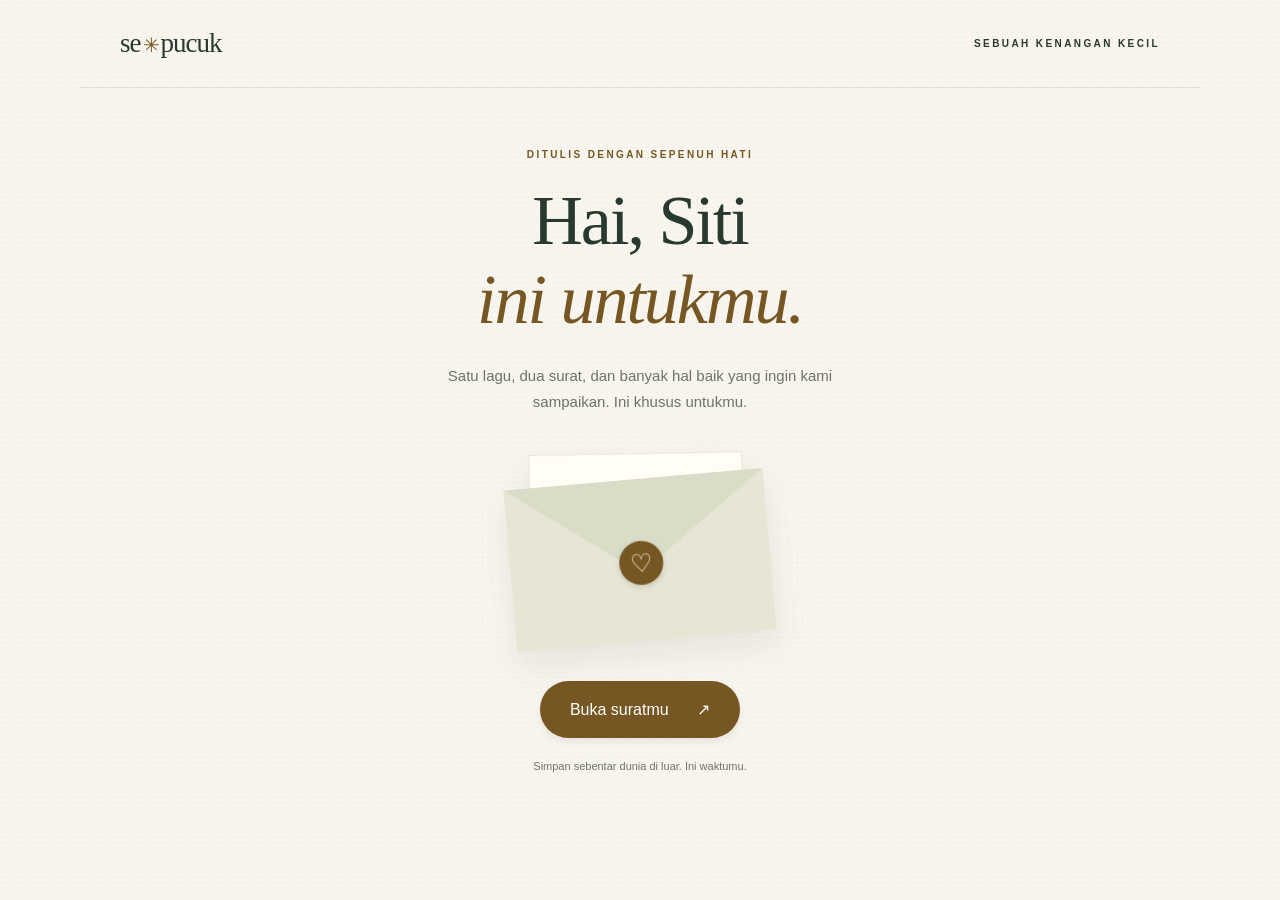
<file: r/b3b2dacd499a49da8568b5695f1c3205/index.html>
<!doctype html>
<html lang="id"><head><meta charset="utf-8"><meta name="viewport" content="width=device-width,initial-scale=1"><meta name="robots" content="noindex,nofollow"><meta name="referrer" content="no-referrer"><meta name="theme-color" content="#f8f5ee"><title>Sepucuk — Untukmu</title><style>:root{--ink:#28392f;--muted:#6c7369;--paper:#f8f5ee;--accent:#365c4b;--tint:#e6eee4}*{box-sizing:border-box}html{scroll-behavior:smooth}body{margin:0;color:var(--ink);background:var(--paper);font:16px/1.7 'Segoe UI',Arial,sans-serif;background-image:radial-gradient(#93886c18 .65px,transparent .65px);background-size:5px 5px}button,a{-webkit-tap-highlight-color:transparent}button{font:inherit;cursor:pointer}a{color:inherit}button:focus-visible,a:focus-visible,summary:focus-visible{outline:3px solid var(--accent);outline-offset:6px}[hidden]{display:none!important}.masthead{max-width:1120px;margin:auto;padding:28px 40px;display:flex;justify-content:space-between;align-items:center;border-bottom:1px solid #606c5826}.masthead a{font:27px Georgia,serif;text-decoration:none;letter-spacing:-1px}.masthead a span{font-size:20px;margin:0 2px;color:var(--accent)}.masthead>span,.eyebrow{font-size:10px;font-weight:600;letter-spacing:2.4px}.cover{text-align:center;min-height:calc(100svh - 99px);padding:58px 24px 40px;overflow:hidden}.eyebrow{color:var(--accent);margin:0 0 18px}h1{font:clamp(42px,6vw,70px)/1.13 Georgia,serif;letter-spacing:-2px;margin:0 auto 24px;max-width:900px;overflow-wrap:anywhere}h1 em{display:block;font-weight:400;color:var(--accent)}.intro{max-width:420px;margin:0 auto;font-size:15px;color:var(--muted)}.envelope{position:relative;width:260px;height:162px;margin:65px auto 40px;filter:drop-shadow(0 15px 15px #29332216);transform:rotate(-5deg)}.env-back{position:absolute;inset:0;background:#dfdfca;border-radius:4px}.letter-peek{position:absolute;background:#fffdf6;left:23px;right:23px;height:132px;top:-26px;padding-top:26px;font:italic 17px Georgia;transform:rotate(4deg);border:1px solid #e8e3d5;z-index:1}.env-fold{position:absolute;inset:0;background:#e7e5d4;clip-path:polygon(0 0,50% 51%,100% 0,100% 100%,0 100%);z-index:3}.env-flap{position:absolute;inset:0;background:#d9ddc7;clip-path:polygon(0 0,100% 0,50% 58%);z-index:4;transform-origin:top;transition:transform .65s}.seal{position:absolute;z-index:5;left:109px;top:62px;border-radius:50%;width:44px;height:44px;display:grid;place-items:center;background:var(--accent);color:#fff9e9;font:25px Georgia;box-shadow:0 2px 6px #0002}.opening .env-flap{transform:rotateX(175deg)}.opening .letter-peek{transform:translateY(-35px) rotate(4deg);transition:transform .5s}.primary{border:0;border-radius:100px;padding:15px 30px;background:var(--accent);color:white;min-height:52px;box-shadow:0 4px 8px #0001}.primary span{margin-left:24px}.primary:hover{filter:brightness(1.1)}.micro{font-size:11px;color:var(--muted);margin-top:19px}.letter-head{text-align:center;padding:65px 16px 44px}#letter{width:min(100% - 40px,700px);margin:auto;animation:appear .6s ease-out}.letter-head h2{font:clamp(38px,6vw,58px)/1.15 Georgia;margin:22px 0;letter-spacing:-1.8px;overflow-wrap:anywhere}.letter-head p:last-child{color:var(--muted);font-size:15px}.tiny-flower{font-size:36px;color:var(--accent)}.song-card{background:var(--tint);border:1px solid #52614b1a;border-radius:14px;padding:28px;display:grid;grid-template-columns:90px 1fr;gap:22px;align-items:center}.record{height:90px;width:90px;border-radius:50%;background:repeating-radial-gradient(circle,#303a32 0px,#303a32 3px,#454d43 4px,#303a32 5px);display:grid;place-items:center;transform:rotate(-12deg)}.record span{display:grid;place-items:center;background:var(--paper);border-radius:50%;width:33px;height:33px;color:var(--accent);font:20px Georgia}.song-card .eyebrow{font-size:9px;letter-spacing:1.5px;margin-bottom:8px}h3{font:28px/1.25 Georgia;margin:0 0 12px;overflow-wrap:anywhere}.muted{color:var(--muted);font-size:13px;margin:0 0 12px;overflow-wrap:anywhere}.text-link{font-size:13px;text-underline-offset:4px}.song-reason{grid-column:1/-1;border-top:1px solid #5c74532a;padding-top:20px;margin:0;font-size:14px;white-space:pre-wrap;overflow-wrap:anywhere}.lyrics{padding:25px 8px}.lyrics summary{cursor:pointer;display:flex;justify-content:space-between;gap:15px;font-size:13px;padding:8px 0;color:var(--accent)}.lyrics[open] summary span{transform:rotate(45deg)}.lyrics .preserve{font:italic 19px/1.85 Georgia;color:#596452;margin:22px 0;padding-left:20px;border-left:2px solid var(--tint)}.preserve{white-space:pre-wrap;overflow-wrap:anywhere;line-height:1.9}.divider{display:flex;align-items:center;gap:16px;margin:34px 0 30px;color:var(--muted);font-size:9px;letter-spacing:1.6px;text-align:center}.divider:before,.divider:after{content:'';height:1px;background:#cbd0c0;flex:1}.mentor-note{padding:36px;background:#fffdf7;border:1px solid #deded1;box-shadow:0 7px 18px #535b4510;border-radius:3px;margin-bottom:24px;position:relative}.mentor-note:before{content:'';height:24px;width:86px;background:#d9dfcb90;position:absolute;top:-12px;left:calc(50% - 43px);transform:rotate(-3deg)}.mentor-note .preserve{font-size:15px;margin:25px 0}.second{background:#f0f1e8}.second:before{transform:rotate(3deg)}.signature{display:flex;flex-direction:column;gap:6px}.signature span{font-size:12px;color:var(--muted)}.signature strong{font:italic 24px Georgia;overflow-wrap:anywhere}.letter-footer{text-align:center;padding:40px 14px 25px}.letter-footer>div{font:44px Georgia;color:var(--accent)}.letter-footer>p:not(.micro){font:24px/1.5 Georgia;max-width:410px;margin:20px auto;overflow-wrap:anywhere}.quiet{border:0;border-bottom:1px solid #a1ac98;background:none;color:var(--accent);padding:10px;font-size:12px}.fallback{text-align:center;padding:40px}@keyframes appear{from{opacity:0;transform:translateY(15px)}to{opacity:1;transform:none}}@media(max-width:520px){.masthead{padding:20px 22px}.masthead>span{font-size:8px;letter-spacing:1.2px}.cover{padding-top:42px}h1{font-size:44px;letter-spacing:-1.5px}.envelope{margin-top:55px;margin-bottom:32px;width:240px}.seal{left:99px}.song-card{padding:22px;gap:16px;grid-template-columns:64px 1fr}.record{width:64px;height:64px}.song-card h3{font-size:24px}.mentor-note{padding:29px 24px}.letter-head{padding-top:45px}}@media(prefers-reduced-motion:reduce){*,*:before,*:after{animation:none!important;transition:none!important;scroll-behavior:auto!important}}@media print{.masthead,.cover,#close{display:none!important}#letter[hidden]{display:block!important}#letter{width:100%;animation:none}.mentor-note,.song-card{break-inside:avoid;box-shadow:none}.letter-head{padding-top:10px}body{background:white}}
</style><link rel="stylesheet" href="../../assets/player.css"></head>
<body>
<header class="masthead"><a href="#" aria-label="Kembali ke awal">se<span>✳</span>pucuk</a><span>SEBUAH KENANGAN KECIL</span></header>
<main>
<section id="cover" class="cover" aria-labelledby="greeting">
  <div class="eyebrow">DITULIS DENGAN SEPENUH HATI</div>
  <h1 id="greeting">Hai, <span id="name"></span><em>ini untukmu.</em></h1>
  <p id="intro" class="intro"></p>
  <div class="envelope" aria-hidden="true"><div class="letter-peek">a little note for you ♡</div><div class="env-back"></div><div class="env-fold"></div><div class="env-flap"></div><span class="seal">♡</span></div>
  <button id="open" class="primary">Buka suratmu <span aria-hidden="true">↗</span></button>
  <p class="micro">Simpan sebentar dunia di luar. Ini waktumu.</p>
</section>
<article id="letter" hidden>
  <section class="letter-head"><p class="eyebrow">UNTUK <span id="name-small"></span> · DARI KAMI BERDUA</p><h2 id="title" tabindex="-1"></h2><div class="tiny-flower" aria-hidden="true">✳</div><p>Beberapa hal mungkin jarang terucap.<br>Hari ini, kami menuliskannya untukmu.</p></section>
  <section class="song-card" aria-labelledby="song-title"><div class="record" aria-hidden="true"><span>♫</span></div><div><p class="eyebrow">01 / SEBUAH LAGU UNTUKMU</p><h3 id="song-title"></h3><p id="artist" class="muted"></p><div id="music-controls" class="music-controls" hidden><button type="button" id="music-toggle" class="music-toggle" aria-label="Putar lagu">▶ Putar lagu</button><div class="music-timeline"><input type="range" min="0" max="1" step="0.1" value="0" id="music-seek" class="music-seek" aria-label="Posisi pemutaran lagu"><span id="music-time" class="music-time">0:00 / 0:00</span></div></div><p id="music-status" class="music-status" role="status">Menyiapkan player…</p><audio id="song-audio" preload="metadata"></audio><a id="song-link" class="text-link" target="_blank" rel="noopener noreferrer" hidden>Dengarkan lagu ↗</a></div><p id="reason" class="song-reason"></p></section>
  <details class="lyrics" open><summary>Bait-bait yang ingin kami titipkan <span aria-hidden="true">＋</span></summary><p id="lyrics" class="preserve"></p></details>
  <div class="divider"><span>DUA SURAT, SATU HARAPAN BAIK</span></div>
  <section class="mentor-note" aria-labelledby="mentor1"><p class="eyebrow">02 / SURAT PERTAMA</p><h3>Untukmu, dengan hangat.</h3><p id="message1" class="preserve"></p><div class="signature"><span>Dengan sayang,</span><strong id="mentor1"></strong></div></section>
  <section class="mentor-note second" aria-labelledby="mentor2"><p class="eyebrow">03 / SURAT KEDUA</p><h3>Satu pesan lagi untuk perjalananmu.</h3><p id="message2" class="preserve"></p><div class="signature"><span>Selalu mendukungmu,</span><strong id="mentor2"></strong></div></section>
  <footer class="letter-footer"><div aria-hidden="true">♡</div><p id="closing"></p><button id="close" class="quiet">Lipat kembali surat ini ↑</button><p class="micro">se✳pucuk · kenangan yang boleh dibuka berkali-kali</p></footer>
</article>
</main><noscript><p class="fallback">Aktifkan JavaScript untuk membuka surat ini.</p></noscript>
<script type="application/json" id="note-data">{"title":"Ada cerita baik tentangmu.","intro":"Satu lagu, dua surat, dan banyak hal baik yang ingin kami sampaikan. Ini khusus untukmu.","closing":"Terima kasih sudah menjadi bagian dari perjalanan mentoring ini.","mentors":["Hafiz Rifa'i","Muhammad Fadey Rafif"],"recipient":{"id":"b3b2dacd499a49da8568b5695f1c3205","theme":"amber","name":"Siti","song":"Mirrorball","artist":"Taylor Swift","reason":"Menurutku lirik lagu ini cocok buat kamu. Kamu itu ibarat mirrorball (Bola disko), saat tidak ada cahaya kamu akan terlihat biasa aja. Namun, akan terlihat indah jika ada yang memberimu cahaya. Lirik ini menggambarkan kepribadianmu yang jika kenal lebih dekat, akan terlihat sisi baik dari dirimu dayum.","lyrics":"\"I'm a mirrorball, I'll show you every version of yourself tonight\"","message1":"Annyeong (안녕), Siti!\n\nSeneng banget bisa mengenalmu dan menjadi bagian dari perjalanan kita di Kelompok 8. Aku tahu menjalani mentoring di tengah kesibukan kuliah mungkin nggak selalu mudah, jadi terima kasih sudah meluangkan waktu dan berproses bersama kami sampai akhir ya!\n\nAku juga sadar masih banyak kekurangan selama menjadi mentor. Terima kasih karena sudah memberiku kesempatan untuk belajar dan berkembang. Tanpa kalian, mungkin aku nggak akan seaktif sekarang. Ternyata, bukan cuma kalian yang belajar selama mentoring, aku juga belajar banyak dari kalian.\n\nWalaupun rangkaian mentoring kita sudah selesai, bukan berarti kita harus putus hubungan ya! Kalau butuh sesuatu, jangan ragu buat menghubungi kami. Kalau ketemu di jalan, disapa aja.\n\nSemangat terus buat perjalanan kuliahmu ke depan dan terakhir... jangan lupa salat hehe. Senang bisa mengenalmu sebagai bagian dari Kelompok 8. Sampai ketemu lagi!!!\n\n— Zifah","message2":"Hao! (好), Siti!\n\nNggak kerasa ya, perjalanan mentoring kita di Kelompok 8 udah sampai di penghujung. Terima kasih udah mau meluangkan waktu, hadir, dan berproses bareng selama ini. Walaupun waktu kita nggak terlalu panjang, semoga ada pengalaman dan kenangan baik yang bisa kamu bawa dari kebersamaan kita.\n\nPerjalanan kuliahmu masih panjang dan pastinya nggak akan selalu mudah. Bakal ada tugas yang numpuk, ujian yang bikin pusing, dan mungkin saat-saat ketika kamu mulai meragukan kemampuan diri sendiri. Tapi inget, kamu nggak harus selalu bisa melakukan semuanya dengan sempurna. Nggak apa-apa buat salah atau merasa kesulitan, karena semua itu bagian dari proses belajar.\n\nAku harap kamu bisa menikmati masa-masa kuliah ini, menemukan teman-teman yang baik, berani mencoba hal baru, dan terus berkembang dengan caramu sendiri. Jangan terlalu keras sama diri sendiri, dan jangan lupa buat menikmati setiap prosesnya.\n\nSemangat terus buat perjalananmu ke depan! Senang bisa mengenal kamu sebagai bagian dari Kelompok 8. Semoga kita bisa ketemu lagi di kesempatan lain!\n\n— Deyzee","songUrl":"https://youtu.be/KaM1bCuG4xo?si=v5aZThgEJFtN9SYt","audioUrl":"../../audio/siti.mp3"}}</script><script>(()=>{'use strict';const d=JSON.parse(document.getElementById('note-data').textContent),r=d.recipient;
const set=(id,t)=>document.getElementById(id).textContent=t;
const colors={sage:['#365c4b','#e6eee4'],rose:['#864c57','#f5e7e8'],blue:['#375b78','#e3ecf4'],amber:['#765723','#f4ecd8']};
const c=colors[r.theme]||colors.sage;document.documentElement.style.setProperty('--accent',c[0]);document.documentElement.style.setProperty('--tint',c[1]);
document.title='Untuk '+r.name+' · Sepucuk';
for(const [id,t] of Object.entries({name:r.name,'name-small':r.name,intro:d.intro,title:d.title,'song-title':r.song||'Sebuah lagu untukmu',artist:r.artist,reason:r.reason,lyrics:r.lyrics||'Lagu ini kami titipkan lewat tautan di atas.',message1:r.message1,message2:r.message2,mentor1:d.mentors[0],mentor2:d.mentors[1],closing:d.closing}))set(id,t);
if(r.songUrl){try{const u=new URL(r.songUrl);if(u.protocol==='https:'&&!u.username&&!u.password){const a=document.getElementById('song-link');a.href=u.href;a.hidden=false;}}catch{}}
const cover=document.getElementById('cover'),letter=document.getElementById('letter'),open=document.getElementById('open');
open.addEventListener('click',()=>{open.disabled=true;cover.classList.add('opening');setTimeout(()=>{cover.hidden=true;letter.hidden=false;window.scrollTo(0,0);document.getElementById('title').focus({preventScroll:true});open.disabled=false;},matchMedia('(prefers-reduced-motion: reduce)').matches?0:600);});
document.getElementById('close').addEventListener('click',()=>{letter.hidden=true;cover.hidden=false;cover.classList.remove('opening');window.scrollTo(0,0);open.focus({preventScroll:true});});})();
</script><script src="../../assets/player.js" defer></script></body></html>
</file>
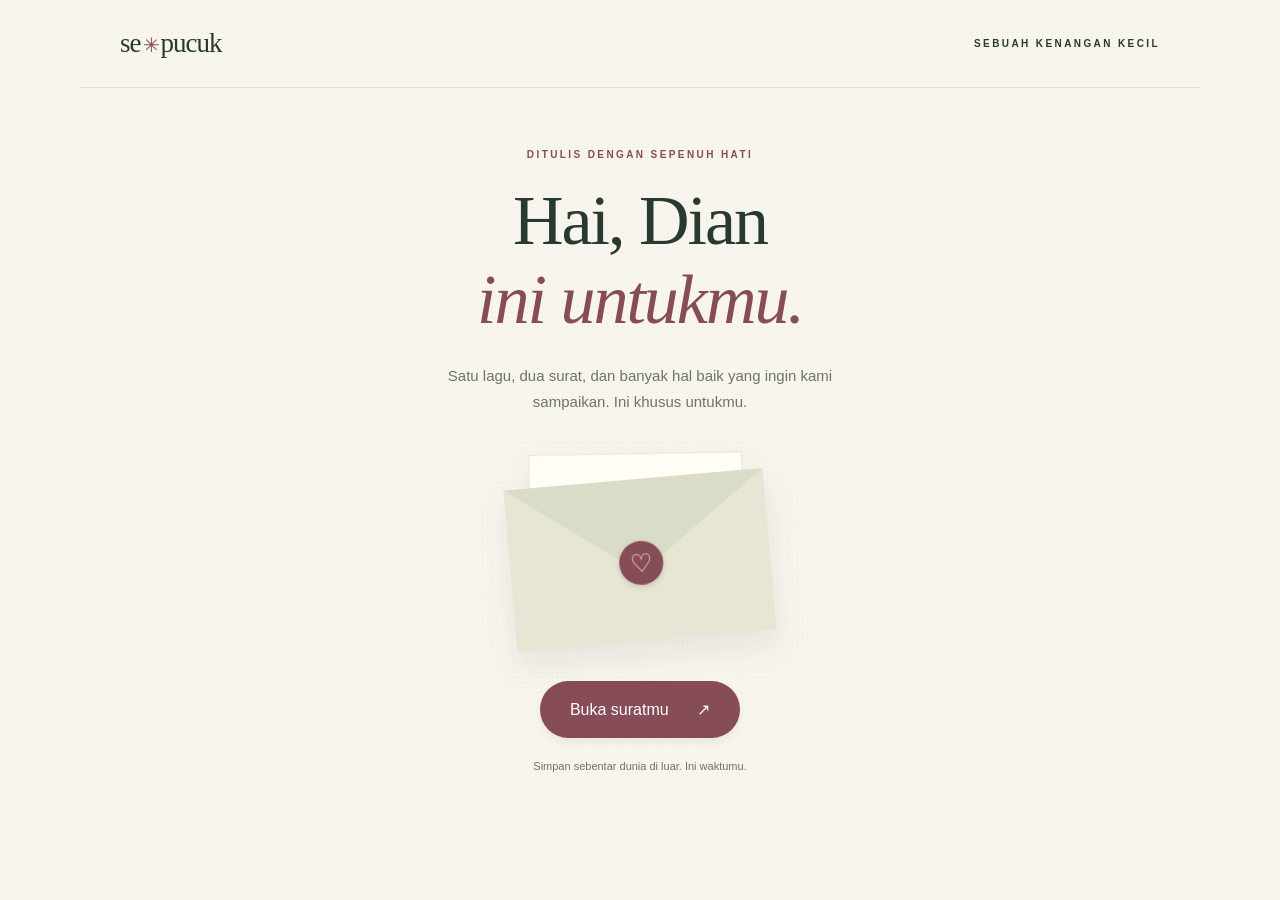
<file: r/d170054ed19349f79b93399c2f51aee2/index.html>
<!doctype html>
<html lang="id"><head><meta charset="utf-8"><meta name="viewport" content="width=device-width,initial-scale=1"><meta name="robots" content="noindex,nofollow"><meta name="referrer" content="no-referrer"><meta name="theme-color" content="#f8f5ee"><title>Sepucuk — Untukmu</title><style>:root{--ink:#28392f;--muted:#6c7369;--paper:#f8f5ee;--accent:#365c4b;--tint:#e6eee4}*{box-sizing:border-box}html{scroll-behavior:smooth}body{margin:0;color:var(--ink);background:var(--paper);font:16px/1.7 'Segoe UI',Arial,sans-serif;background-image:radial-gradient(#93886c18 .65px,transparent .65px);background-size:5px 5px}button,a{-webkit-tap-highlight-color:transparent}button{font:inherit;cursor:pointer}a{color:inherit}button:focus-visible,a:focus-visible,summary:focus-visible{outline:3px solid var(--accent);outline-offset:6px}[hidden]{display:none!important}.masthead{max-width:1120px;margin:auto;padding:28px 40px;display:flex;justify-content:space-between;align-items:center;border-bottom:1px solid #606c5826}.masthead a{font:27px Georgia,serif;text-decoration:none;letter-spacing:-1px}.masthead a span{font-size:20px;margin:0 2px;color:var(--accent)}.masthead>span,.eyebrow{font-size:10px;font-weight:600;letter-spacing:2.4px}.cover{text-align:center;min-height:calc(100svh - 99px);padding:58px 24px 40px;overflow:hidden}.eyebrow{color:var(--accent);margin:0 0 18px}h1{font:clamp(42px,6vw,70px)/1.13 Georgia,serif;letter-spacing:-2px;margin:0 auto 24px;max-width:900px;overflow-wrap:anywhere}h1 em{display:block;font-weight:400;color:var(--accent)}.intro{max-width:420px;margin:0 auto;font-size:15px;color:var(--muted)}.envelope{position:relative;width:260px;height:162px;margin:65px auto 40px;filter:drop-shadow(0 15px 15px #29332216);transform:rotate(-5deg)}.env-back{position:absolute;inset:0;background:#dfdfca;border-radius:4px}.letter-peek{position:absolute;background:#fffdf6;left:23px;right:23px;height:132px;top:-26px;padding-top:26px;font:italic 17px Georgia;transform:rotate(4deg);border:1px solid #e8e3d5;z-index:1}.env-fold{position:absolute;inset:0;background:#e7e5d4;clip-path:polygon(0 0,50% 51%,100% 0,100% 100%,0 100%);z-index:3}.env-flap{position:absolute;inset:0;background:#d9ddc7;clip-path:polygon(0 0,100% 0,50% 58%);z-index:4;transform-origin:top;transition:transform .65s}.seal{position:absolute;z-index:5;left:109px;top:62px;border-radius:50%;width:44px;height:44px;display:grid;place-items:center;background:var(--accent);color:#fff9e9;font:25px Georgia;box-shadow:0 2px 6px #0002}.opening .env-flap{transform:rotateX(175deg)}.opening .letter-peek{transform:translateY(-35px) rotate(4deg);transition:transform .5s}.primary{border:0;border-radius:100px;padding:15px 30px;background:var(--accent);color:white;min-height:52px;box-shadow:0 4px 8px #0001}.primary span{margin-left:24px}.primary:hover{filter:brightness(1.1)}.micro{font-size:11px;color:var(--muted);margin-top:19px}.letter-head{text-align:center;padding:65px 16px 44px}#letter{width:min(100% - 40px,700px);margin:auto;animation:appear .6s ease-out}.letter-head h2{font:clamp(38px,6vw,58px)/1.15 Georgia;margin:22px 0;letter-spacing:-1.8px;overflow-wrap:anywhere}.letter-head p:last-child{color:var(--muted);font-size:15px}.tiny-flower{font-size:36px;color:var(--accent)}.song-card{background:var(--tint);border:1px solid #52614b1a;border-radius:14px;padding:28px;display:grid;grid-template-columns:90px 1fr;gap:22px;align-items:center}.record{height:90px;width:90px;border-radius:50%;background:repeating-radial-gradient(circle,#303a32 0px,#303a32 3px,#454d43 4px,#303a32 5px);display:grid;place-items:center;transform:rotate(-12deg)}.record span{display:grid;place-items:center;background:var(--paper);border-radius:50%;width:33px;height:33px;color:var(--accent);font:20px Georgia}.song-card .eyebrow{font-size:9px;letter-spacing:1.5px;margin-bottom:8px}h3{font:28px/1.25 Georgia;margin:0 0 12px;overflow-wrap:anywhere}.muted{color:var(--muted);font-size:13px;margin:0 0 12px;overflow-wrap:anywhere}.text-link{font-size:13px;text-underline-offset:4px}.song-reason{grid-column:1/-1;border-top:1px solid #5c74532a;padding-top:20px;margin:0;font-size:14px;white-space:pre-wrap;overflow-wrap:anywhere}.lyrics{padding:25px 8px}.lyrics summary{cursor:pointer;display:flex;justify-content:space-between;gap:15px;font-size:13px;padding:8px 0;color:var(--accent)}.lyrics[open] summary span{transform:rotate(45deg)}.lyrics .preserve{font:italic 19px/1.85 Georgia;color:#596452;margin:22px 0;padding-left:20px;border-left:2px solid var(--tint)}.preserve{white-space:pre-wrap;overflow-wrap:anywhere;line-height:1.9}.divider{display:flex;align-items:center;gap:16px;margin:34px 0 30px;color:var(--muted);font-size:9px;letter-spacing:1.6px;text-align:center}.divider:before,.divider:after{content:'';height:1px;background:#cbd0c0;flex:1}.mentor-note{padding:36px;background:#fffdf7;border:1px solid #deded1;box-shadow:0 7px 18px #535b4510;border-radius:3px;margin-bottom:24px;position:relative}.mentor-note:before{content:'';height:24px;width:86px;background:#d9dfcb90;position:absolute;top:-12px;left:calc(50% - 43px);transform:rotate(-3deg)}.mentor-note .preserve{font-size:15px;margin:25px 0}.second{background:#f0f1e8}.second:before{transform:rotate(3deg)}.signature{display:flex;flex-direction:column;gap:6px}.signature span{font-size:12px;color:var(--muted)}.signature strong{font:italic 24px Georgia;overflow-wrap:anywhere}.letter-footer{text-align:center;padding:40px 14px 25px}.letter-footer>div{font:44px Georgia;color:var(--accent)}.letter-footer>p:not(.micro){font:24px/1.5 Georgia;max-width:410px;margin:20px auto;overflow-wrap:anywhere}.quiet{border:0;border-bottom:1px solid #a1ac98;background:none;color:var(--accent);padding:10px;font-size:12px}.fallback{text-align:center;padding:40px}@keyframes appear{from{opacity:0;transform:translateY(15px)}to{opacity:1;transform:none}}@media(max-width:520px){.masthead{padding:20px 22px}.masthead>span{font-size:8px;letter-spacing:1.2px}.cover{padding-top:42px}h1{font-size:44px;letter-spacing:-1.5px}.envelope{margin-top:55px;margin-bottom:32px;width:240px}.seal{left:99px}.song-card{padding:22px;gap:16px;grid-template-columns:64px 1fr}.record{width:64px;height:64px}.song-card h3{font-size:24px}.mentor-note{padding:29px 24px}.letter-head{padding-top:45px}}@media(prefers-reduced-motion:reduce){*,*:before,*:after{animation:none!important;transition:none!important;scroll-behavior:auto!important}}@media print{.masthead,.cover,#close{display:none!important}#letter[hidden]{display:block!important}#letter{width:100%;animation:none}.mentor-note,.song-card{break-inside:avoid;box-shadow:none}.letter-head{padding-top:10px}body{background:white}}
</style><link rel="stylesheet" href="../../assets/player.css"></head>
<body>
<header class="masthead"><a href="#" aria-label="Kembali ke awal">se<span>✳</span>pucuk</a><span>SEBUAH KENANGAN KECIL</span></header>
<main>
<section id="cover" class="cover" aria-labelledby="greeting">
  <div class="eyebrow">DITULIS DENGAN SEPENUH HATI</div>
  <h1 id="greeting">Hai, <span id="name"></span><em>ini untukmu.</em></h1>
  <p id="intro" class="intro"></p>
  <div class="envelope" aria-hidden="true"><div class="letter-peek">a little note for you ♡</div><div class="env-back"></div><div class="env-fold"></div><div class="env-flap"></div><span class="seal">♡</span></div>
  <button id="open" class="primary">Buka suratmu <span aria-hidden="true">↗</span></button>
  <p class="micro">Simpan sebentar dunia di luar. Ini waktumu.</p>
</section>
<article id="letter" hidden>
  <section class="letter-head"><p class="eyebrow">UNTUK <span id="name-small"></span> · DARI KAMI BERDUA</p><h2 id="title" tabindex="-1"></h2><div class="tiny-flower" aria-hidden="true">✳</div><p>Beberapa hal mungkin jarang terucap.<br>Hari ini, kami menuliskannya untukmu.</p></section>
  <section class="song-card" aria-labelledby="song-title"><div class="record" aria-hidden="true"><span>♫</span></div><div><p class="eyebrow">01 / SEBUAH LAGU UNTUKMU</p><h3 id="song-title"></h3><p id="artist" class="muted"></p><div id="music-controls" class="music-controls" hidden><button type="button" id="music-toggle" class="music-toggle" aria-label="Putar lagu">▶ Putar lagu</button><div class="music-timeline"><input type="range" min="0" max="1" step="0.1" value="0" id="music-seek" class="music-seek" aria-label="Posisi pemutaran lagu"><span id="music-time" class="music-time">0:00 / 0:00</span></div></div><p id="music-status" class="music-status" role="status">Menyiapkan player…</p><audio id="song-audio" preload="metadata"></audio><a id="song-link" class="text-link" target="_blank" rel="noopener noreferrer" hidden>Dengarkan lagu ↗</a></div><p id="reason" class="song-reason"></p></section>
  <details class="lyrics" open><summary>Bait-bait yang ingin kami titipkan <span aria-hidden="true">＋</span></summary><p id="lyrics" class="preserve"></p></details>
  <div class="divider"><span>DUA SURAT, SATU HARAPAN BAIK</span></div>
  <section class="mentor-note" aria-labelledby="mentor1"><p class="eyebrow">02 / SURAT PERTAMA</p><h3>Untukmu, dengan hangat.</h3><p id="message1" class="preserve"></p><div class="signature"><span>Dengan sayang,</span><strong id="mentor1"></strong></div></section>
  <section class="mentor-note second" aria-labelledby="mentor2"><p class="eyebrow">03 / SURAT KEDUA</p><h3>Satu pesan lagi untuk perjalananmu.</h3><p id="message2" class="preserve"></p><div class="signature"><span>Selalu mendukungmu,</span><strong id="mentor2"></strong></div></section>
  <footer class="letter-footer"><div aria-hidden="true">♡</div><p id="closing"></p><button id="close" class="quiet">Lipat kembali surat ini ↑</button><p class="micro">se✳pucuk · kenangan yang boleh dibuka berkali-kali</p></footer>
</article>
</main><noscript><p class="fallback">Aktifkan JavaScript untuk membuka surat ini.</p></noscript>
<script type="application/json" id="note-data">{"title":"Ada cerita baik tentangmu.","intro":"Satu lagu, dua surat, dan banyak hal baik yang ingin kami sampaikan. Ini khusus untukmu.","closing":"Terima kasih sudah menjadi bagian dari perjalanan mentoring ini.","mentors":["Hafiz Rifa'i","Muhammad Fadey Rafif"],"recipient":{"id":"d170054ed19349f79b93399c2f51aee2","theme":"rose","name":"Dian","song":"Delicate","artist":"Taylor Swift","reason":"Mengacu ke kutipan lirik diatas, menurutku ini cukup menggambarkan dirimu. Kamu sangat berhati-hati, menjaga ucapan dan sikap agar tidak memperburuk keadaan, aku suka itu. Aku persembahkan lirik lagu ini untukmu.","lyrics":"\"Is it cool that I said all that? ... 'Cause I know that it's delicate\"","message1":"Annyeong (안녕), Dian!\n\nSeneng banget bisa mengenalmu dan menjadi bagian dari perjalanan kita di Kelompok 8. Aku tahu menjalani mentoring di tengah kesibukan kuliah mungkin nggak selalu mudah, jadi terima kasih sudah meluangkan waktu dan berproses bersama kami sampai akhir ya!\n\nAku juga sadar masih banyak kekurangan selama menjadi mentor. Terima kasih karena sudah memberiku kesempatan untuk belajar dan berkembang. Tanpa kalian, mungkin aku nggak akan seaktif sekarang. Ternyata, bukan cuma kalian yang belajar selama mentoring, aku juga belajar banyak dari kalian.\n\nWalaupun rangkaian mentoring kita sudah selesai, bukan berarti kita harus putus hubungan ya! Kalau butuh sesuatu, jangan ragu buat menghubungi kami. Kalau ketemu di jalan, disapa aja.\n\nSemangat terus buat perjalanan kuliahmu ke depan dan terakhir... jangan lupa salat hehe. Senang bisa mengenalmu sebagai bagian dari Kelompok 8. Sampai ketemu lagi!!!\n\n— Zifah","message2":"Hao! (好), Dian!\n\nNggak kerasa ya, perjalanan mentoring kita di Kelompok 8 udah sampai di penghujung. Terima kasih udah mau meluangkan waktu, hadir, dan berproses bareng selama ini. Walaupun waktu kita nggak terlalu panjang, semoga ada pengalaman dan kenangan baik yang bisa kamu bawa dari kebersamaan kita.\n\nPerjalanan kuliahmu masih panjang dan pastinya nggak akan selalu mudah. Bakal ada tugas yang numpuk, ujian yang bikin pusing, dan mungkin saat-saat ketika kamu mulai meragukan kemampuan diri sendiri. Tapi inget, kamu nggak harus selalu bisa melakukan semuanya dengan sempurna. Nggak apa-apa buat salah atau merasa kesulitan, karena semua itu bagian dari proses belajar.\n\nAku harap kamu bisa menikmati masa-masa kuliah ini, menemukan teman-teman yang baik, berani mencoba hal baru, dan terus berkembang dengan caramu sendiri. Jangan terlalu keras sama diri sendiri, dan jangan lupa buat menikmati setiap prosesnya.\n\nSemangat terus buat perjalananmu ke depan! Senang bisa mengenal kamu sebagai bagian dari Kelompok 8. Semoga kita bisa ketemu lagi di kesempatan lain!\n\n— Deyzee","songUrl":"https://youtu.be/tCXGJQYZ9JA?si=bz0Vnc4HpU1_wNFG","audioUrl":"../../audio/dian.mp3"}}</script><script>(()=>{'use strict';const d=JSON.parse(document.getElementById('note-data').textContent),r=d.recipient;
const set=(id,t)=>document.getElementById(id).textContent=t;
const colors={sage:['#365c4b','#e6eee4'],rose:['#864c57','#f5e7e8'],blue:['#375b78','#e3ecf4'],amber:['#765723','#f4ecd8']};
const c=colors[r.theme]||colors.sage;document.documentElement.style.setProperty('--accent',c[0]);document.documentElement.style.setProperty('--tint',c[1]);
document.title='Untuk '+r.name+' · Sepucuk';
for(const [id,t] of Object.entries({name:r.name,'name-small':r.name,intro:d.intro,title:d.title,'song-title':r.song||'Sebuah lagu untukmu',artist:r.artist,reason:r.reason,lyrics:r.lyrics||'Lagu ini kami titipkan lewat tautan di atas.',message1:r.message1,message2:r.message2,mentor1:d.mentors[0],mentor2:d.mentors[1],closing:d.closing}))set(id,t);
if(r.songUrl){try{const u=new URL(r.songUrl);if(u.protocol==='https:'&&!u.username&&!u.password){const a=document.getElementById('song-link');a.href=u.href;a.hidden=false;}}catch{}}
const cover=document.getElementById('cover'),letter=document.getElementById('letter'),open=document.getElementById('open');
open.addEventListener('click',()=>{open.disabled=true;cover.classList.add('opening');setTimeout(()=>{cover.hidden=true;letter.hidden=false;window.scrollTo(0,0);document.getElementById('title').focus({preventScroll:true});open.disabled=false;},matchMedia('(prefers-reduced-motion: reduce)').matches?0:600);});
document.getElementById('close').addEventListener('click',()=>{letter.hidden=true;cover.hidden=false;cover.classList.remove('opening');window.scrollTo(0,0);open.focus({preventScroll:true});});})();
</script><script src="../../assets/player.js" defer></script></body></html>
</file>
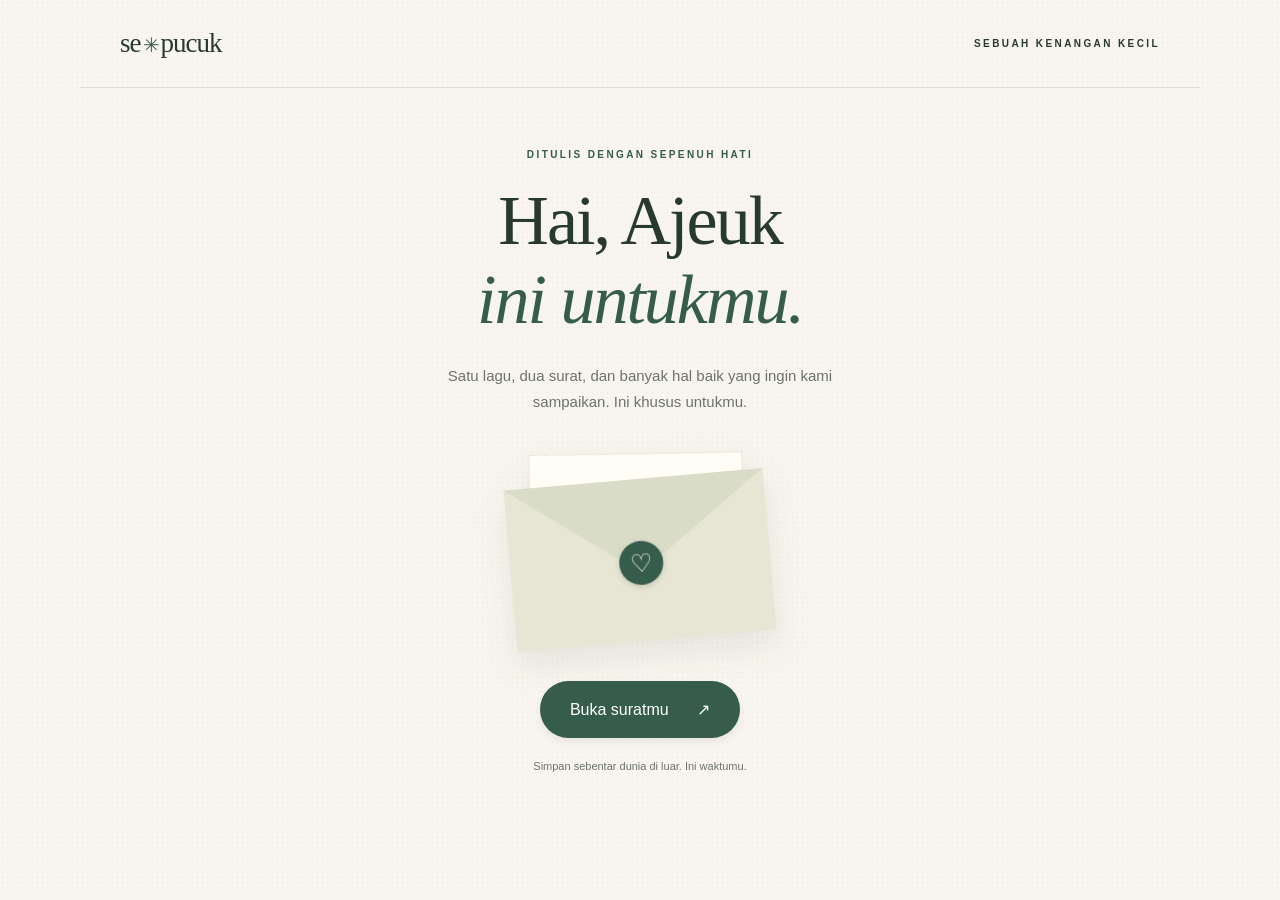
<file: r/ddd0da9e8ee94df6974c6972f0f6e980/index.html>
<!doctype html>
<html lang="id"><head><meta charset="utf-8"><meta name="viewport" content="width=device-width,initial-scale=1"><meta name="robots" content="noindex,nofollow"><meta name="referrer" content="no-referrer"><meta name="theme-color" content="#f8f5ee"><title>Sepucuk — Untukmu</title><style>:root{--ink:#28392f;--muted:#6c7369;--paper:#f8f5ee;--accent:#365c4b;--tint:#e6eee4}*{box-sizing:border-box}html{scroll-behavior:smooth}body{margin:0;color:var(--ink);background:var(--paper);font:16px/1.7 'Segoe UI',Arial,sans-serif;background-image:radial-gradient(#93886c18 .65px,transparent .65px);background-size:5px 5px}button,a{-webkit-tap-highlight-color:transparent}button{font:inherit;cursor:pointer}a{color:inherit}button:focus-visible,a:focus-visible,summary:focus-visible{outline:3px solid var(--accent);outline-offset:6px}[hidden]{display:none!important}.masthead{max-width:1120px;margin:auto;padding:28px 40px;display:flex;justify-content:space-between;align-items:center;border-bottom:1px solid #606c5826}.masthead a{font:27px Georgia,serif;text-decoration:none;letter-spacing:-1px}.masthead a span{font-size:20px;margin:0 2px;color:var(--accent)}.masthead>span,.eyebrow{font-size:10px;font-weight:600;letter-spacing:2.4px}.cover{text-align:center;min-height:calc(100svh - 99px);padding:58px 24px 40px;overflow:hidden}.eyebrow{color:var(--accent);margin:0 0 18px}h1{font:clamp(42px,6vw,70px)/1.13 Georgia,serif;letter-spacing:-2px;margin:0 auto 24px;max-width:900px;overflow-wrap:anywhere}h1 em{display:block;font-weight:400;color:var(--accent)}.intro{max-width:420px;margin:0 auto;font-size:15px;color:var(--muted)}.envelope{position:relative;width:260px;height:162px;margin:65px auto 40px;filter:drop-shadow(0 15px 15px #29332216);transform:rotate(-5deg)}.env-back{position:absolute;inset:0;background:#dfdfca;border-radius:4px}.letter-peek{position:absolute;background:#fffdf6;left:23px;right:23px;height:132px;top:-26px;padding-top:26px;font:italic 17px Georgia;transform:rotate(4deg);border:1px solid #e8e3d5;z-index:1}.env-fold{position:absolute;inset:0;background:#e7e5d4;clip-path:polygon(0 0,50% 51%,100% 0,100% 100%,0 100%);z-index:3}.env-flap{position:absolute;inset:0;background:#d9ddc7;clip-path:polygon(0 0,100% 0,50% 58%);z-index:4;transform-origin:top;transition:transform .65s}.seal{position:absolute;z-index:5;left:109px;top:62px;border-radius:50%;width:44px;height:44px;display:grid;place-items:center;background:var(--accent);color:#fff9e9;font:25px Georgia;box-shadow:0 2px 6px #0002}.opening .env-flap{transform:rotateX(175deg)}.opening .letter-peek{transform:translateY(-35px) rotate(4deg);transition:transform .5s}.primary{border:0;border-radius:100px;padding:15px 30px;background:var(--accent);color:white;min-height:52px;box-shadow:0 4px 8px #0001}.primary span{margin-left:24px}.primary:hover{filter:brightness(1.1)}.micro{font-size:11px;color:var(--muted);margin-top:19px}.letter-head{text-align:center;padding:65px 16px 44px}#letter{width:min(100% - 40px,700px);margin:auto;animation:appear .6s ease-out}.letter-head h2{font:clamp(38px,6vw,58px)/1.15 Georgia;margin:22px 0;letter-spacing:-1.8px;overflow-wrap:anywhere}.letter-head p:last-child{color:var(--muted);font-size:15px}.tiny-flower{font-size:36px;color:var(--accent)}.song-card{background:var(--tint);border:1px solid #52614b1a;border-radius:14px;padding:28px;display:grid;grid-template-columns:90px 1fr;gap:22px;align-items:center}.record{height:90px;width:90px;border-radius:50%;background:repeating-radial-gradient(circle,#303a32 0px,#303a32 3px,#454d43 4px,#303a32 5px);display:grid;place-items:center;transform:rotate(-12deg)}.record span{display:grid;place-items:center;background:var(--paper);border-radius:50%;width:33px;height:33px;color:var(--accent);font:20px Georgia}.song-card .eyebrow{font-size:9px;letter-spacing:1.5px;margin-bottom:8px}h3{font:28px/1.25 Georgia;margin:0 0 12px;overflow-wrap:anywhere}.muted{color:var(--muted);font-size:13px;margin:0 0 12px;overflow-wrap:anywhere}.text-link{font-size:13px;text-underline-offset:4px}.song-reason{grid-column:1/-1;border-top:1px solid #5c74532a;padding-top:20px;margin:0;font-size:14px;white-space:pre-wrap;overflow-wrap:anywhere}.lyrics{padding:25px 8px}.lyrics summary{cursor:pointer;display:flex;justify-content:space-between;gap:15px;font-size:13px;padding:8px 0;color:var(--accent)}.lyrics[open] summary span{transform:rotate(45deg)}.lyrics .preserve{font:italic 19px/1.85 Georgia;color:#596452;margin:22px 0;padding-left:20px;border-left:2px solid var(--tint)}.preserve{white-space:pre-wrap;overflow-wrap:anywhere;line-height:1.9}.divider{display:flex;align-items:center;gap:16px;margin:34px 0 30px;color:var(--muted);font-size:9px;letter-spacing:1.6px;text-align:center}.divider:before,.divider:after{content:'';height:1px;background:#cbd0c0;flex:1}.mentor-note{padding:36px;background:#fffdf7;border:1px solid #deded1;box-shadow:0 7px 18px #535b4510;border-radius:3px;margin-bottom:24px;position:relative}.mentor-note:before{content:'';height:24px;width:86px;background:#d9dfcb90;position:absolute;top:-12px;left:calc(50% - 43px);transform:rotate(-3deg)}.mentor-note .preserve{font-size:15px;margin:25px 0}.second{background:#f0f1e8}.second:before{transform:rotate(3deg)}.signature{display:flex;flex-direction:column;gap:6px}.signature span{font-size:12px;color:var(--muted)}.signature strong{font:italic 24px Georgia;overflow-wrap:anywhere}.letter-footer{text-align:center;padding:40px 14px 25px}.letter-footer>div{font:44px Georgia;color:var(--accent)}.letter-footer>p:not(.micro){font:24px/1.5 Georgia;max-width:410px;margin:20px auto;overflow-wrap:anywhere}.quiet{border:0;border-bottom:1px solid #a1ac98;background:none;color:var(--accent);padding:10px;font-size:12px}.fallback{text-align:center;padding:40px}@keyframes appear{from{opacity:0;transform:translateY(15px)}to{opacity:1;transform:none}}@media(max-width:520px){.masthead{padding:20px 22px}.masthead>span{font-size:8px;letter-spacing:1.2px}.cover{padding-top:42px}h1{font-size:44px;letter-spacing:-1.5px}.envelope{margin-top:55px;margin-bottom:32px;width:240px}.seal{left:99px}.song-card{padding:22px;gap:16px;grid-template-columns:64px 1fr}.record{width:64px;height:64px}.song-card h3{font-size:24px}.mentor-note{padding:29px 24px}.letter-head{padding-top:45px}}@media(prefers-reduced-motion:reduce){*,*:before,*:after{animation:none!important;transition:none!important;scroll-behavior:auto!important}}@media print{.masthead,.cover,#close{display:none!important}#letter[hidden]{display:block!important}#letter{width:100%;animation:none}.mentor-note,.song-card{break-inside:avoid;box-shadow:none}.letter-head{padding-top:10px}body{background:white}}
</style><link rel="stylesheet" href="../../assets/player.css"></head>
<body>
<header class="masthead"><a href="#" aria-label="Kembali ke awal">se<span>✳</span>pucuk</a><span>SEBUAH KENANGAN KECIL</span></header>
<main>
<section id="cover" class="cover" aria-labelledby="greeting">
  <div class="eyebrow">DITULIS DENGAN SEPENUH HATI</div>
  <h1 id="greeting">Hai, <span id="name"></span><em>ini untukmu.</em></h1>
  <p id="intro" class="intro"></p>
  <div class="envelope" aria-hidden="true"><div class="letter-peek">a little note for you ♡</div><div class="env-back"></div><div class="env-fold"></div><div class="env-flap"></div><span class="seal">♡</span></div>
  <button id="open" class="primary">Buka suratmu <span aria-hidden="true">↗</span></button>
  <p class="micro">Simpan sebentar dunia di luar. Ini waktumu.</p>
</section>
<article id="letter" hidden>
  <section class="letter-head"><p class="eyebrow">UNTUK <span id="name-small"></span> · DARI KAMI BERDUA</p><h2 id="title" tabindex="-1"></h2><div class="tiny-flower" aria-hidden="true">✳</div><p>Beberapa hal mungkin jarang terucap.<br>Hari ini, kami menuliskannya untukmu.</p></section>
  <section class="song-card" aria-labelledby="song-title"><div class="record" aria-hidden="true"><span>♫</span></div><div><p class="eyebrow">01 / SEBUAH LAGU UNTUKMU</p><h3 id="song-title"></h3><p id="artist" class="muted"></p><div id="music-controls" class="music-controls" hidden><button type="button" id="music-toggle" class="music-toggle" aria-label="Putar lagu">▶ Putar lagu</button><div class="music-timeline"><input type="range" min="0" max="1" step="0.1" value="0" id="music-seek" class="music-seek" aria-label="Posisi pemutaran lagu"><span id="music-time" class="music-time">0:00 / 0:00</span></div></div><p id="music-status" class="music-status" role="status">Menyiapkan player…</p><audio id="song-audio" preload="metadata"></audio><a id="song-link" class="text-link" target="_blank" rel="noopener noreferrer" hidden>Dengarkan lagu ↗</a></div><p id="reason" class="song-reason"></p></section>
  <details class="lyrics" open><summary>Bait-bait yang ingin kami titipkan <span aria-hidden="true">＋</span></summary><p id="lyrics" class="preserve"></p></details>
  <div class="divider"><span>DUA SURAT, SATU HARAPAN BAIK</span></div>
  <section class="mentor-note" aria-labelledby="mentor1"><p class="eyebrow">02 / SURAT PERTAMA</p><h3>Untukmu, dengan hangat.</h3><p id="message1" class="preserve"></p><div class="signature"><span>Dengan sayang,</span><strong id="mentor1"></strong></div></section>
  <section class="mentor-note second" aria-labelledby="mentor2"><p class="eyebrow">03 / SURAT KEDUA</p><h3>Satu pesan lagi untuk perjalananmu.</h3><p id="message2" class="preserve"></p><div class="signature"><span>Selalu mendukungmu,</span><strong id="mentor2"></strong></div></section>
  <footer class="letter-footer"><div aria-hidden="true">♡</div><p id="closing"></p><button id="close" class="quiet">Lipat kembali surat ini ↑</button><p class="micro">se✳pucuk · kenangan yang boleh dibuka berkali-kali</p></footer>
</article>
</main><noscript><p class="fallback">Aktifkan JavaScript untuk membuka surat ini.</p></noscript>
<script type="application/json" id="note-data">{"title":"Ada cerita baik tentangmu.","intro":"Satu lagu, dua surat, dan banyak hal baik yang ingin kami sampaikan. Ini khusus untukmu.","closing":"Terima kasih sudah menjadi bagian dari perjalanan mentoring ini.","mentors":["Hafiz Rifa'i","Muhammad Fadey Rafif"],"recipient":{"id":"ddd0da9e8ee94df6974c6972f0f6e980","theme":"sage","name":"Ajeuk","song":"HELP!!","artist":"Kobo Kanaeru","reason":"WOI AJEUK WKWKWK. Aku pilih lagu HELP!! karena energinya yang chaos bener-bener mengingatkanku sama kamu. Aktif banget, suka bercanda, belum lagi kalau udah ribut sama Bagas wkwkwk. Tapi justru tingkahmu itu yang bikin mentoring jadi rame dan seru. Tetap semangat, yaaa!","lyrics":"\"Daddy, Mummy 私、いい子じゃいられない！\"","message1":"Annyeong (안녕), Ajeuk!\n\nSeneng banget bisa mengenalmu dan menjadi bagian dari perjalanan kita di Kelompok 8. Aku tahu menjalani mentoring di tengah kesibukan kuliah mungkin nggak selalu mudah, jadi terima kasih sudah meluangkan waktu dan berproses bersama kami sampai akhir ya!\n\nAku juga sadar masih banyak kekurangan selama menjadi mentor. Terima kasih karena sudah memberiku kesempatan untuk belajar dan berkembang. Tanpa kalian, mungkin aku nggak akan seaktif sekarang. Ternyata, bukan cuma kalian yang belajar selama mentoring, aku juga belajar banyak dari kalian.\n\nWalaupun rangkaian mentoring kita sudah selesai, bukan berarti kita harus putus hubungan ya! Kalau butuh sesuatu, jangan ragu buat menghubungi kami. Kalau ketemu di jalan, disapa aja.\n\nSemangat terus buat perjalanan kuliahmu ke depan dan terakhir... jangan lupa salat hehe. Senang bisa mengenalmu sebagai bagian dari Kelompok 8. Sampai ketemu lagi!!!\n\n— Zifah","message2":"Hao! (好), Ajeuk!\n\nNggak kerasa ya, perjalanan mentoring kita di Kelompok 8 udah sampai di penghujung. Terima kasih udah mau meluangkan waktu, hadir, dan berproses bareng selama ini. Walaupun waktu kita nggak terlalu panjang, semoga ada pengalaman dan kenangan baik yang bisa kamu bawa dari kebersamaan kita.\n\nPerjalanan kuliahmu masih panjang dan pastinya nggak akan selalu mudah. Bakal ada tugas yang numpuk, ujian yang bikin pusing, dan mungkin saat-saat ketika kamu mulai meragukan kemampuan diri sendiri. Tapi inget, kamu nggak harus selalu bisa melakukan semuanya dengan sempurna. Nggak apa-apa buat salah atau merasa kesulitan, karena semua itu bagian dari proses belajar.\n\nAku harap kamu bisa menikmati masa-masa kuliah ini, menemukan teman-teman yang baik, berani mencoba hal baru, dan terus berkembang dengan caramu sendiri. Jangan terlalu keras sama diri sendiri, dan jangan lupa buat menikmati setiap prosesnya.\n\nSemangat terus buat perjalananmu ke depan! Senang bisa mengenal kamu sebagai bagian dari Kelompok 8. Semoga kita bisa ketemu lagi di kesempatan lain!\n\n— Deyzee","songUrl":"https://youtu.be/50Ura_ZcSvY?si=qmI5ooRQOCaaxcbZ","audioUrl":"../../audio/ajeuk.mp3"}}</script><script>(()=>{'use strict';const d=JSON.parse(document.getElementById('note-data').textContent),r=d.recipient;
const set=(id,t)=>document.getElementById(id).textContent=t;
const colors={sage:['#365c4b','#e6eee4'],rose:['#864c57','#f5e7e8'],blue:['#375b78','#e3ecf4'],amber:['#765723','#f4ecd8']};
const c=colors[r.theme]||colors.sage;document.documentElement.style.setProperty('--accent',c[0]);document.documentElement.style.setProperty('--tint',c[1]);
document.title='Untuk '+r.name+' · Sepucuk';
for(const [id,t] of Object.entries({name:r.name,'name-small':r.name,intro:d.intro,title:d.title,'song-title':r.song||'Sebuah lagu untukmu',artist:r.artist,reason:r.reason,lyrics:r.lyrics||'Lagu ini kami titipkan lewat tautan di atas.',message1:r.message1,message2:r.message2,mentor1:d.mentors[0],mentor2:d.mentors[1],closing:d.closing}))set(id,t);
if(r.songUrl){try{const u=new URL(r.songUrl);if(u.protocol==='https:'&&!u.username&&!u.password){const a=document.getElementById('song-link');a.href=u.href;a.hidden=false;}}catch{}}
const cover=document.getElementById('cover'),letter=document.getElementById('letter'),open=document.getElementById('open');
open.addEventListener('click',()=>{open.disabled=true;cover.classList.add('opening');setTimeout(()=>{cover.hidden=true;letter.hidden=false;window.scrollTo(0,0);document.getElementById('title').focus({preventScroll:true});open.disabled=false;},matchMedia('(prefers-reduced-motion: reduce)').matches?0:600);});
document.getElementById('close').addEventListener('click',()=>{letter.hidden=true;cover.hidden=false;cover.classList.remove('opening');window.scrollTo(0,0);open.focus({preventScroll:true});});})();
</script><script src="../../assets/player.js" defer></script></body></html>
</file>
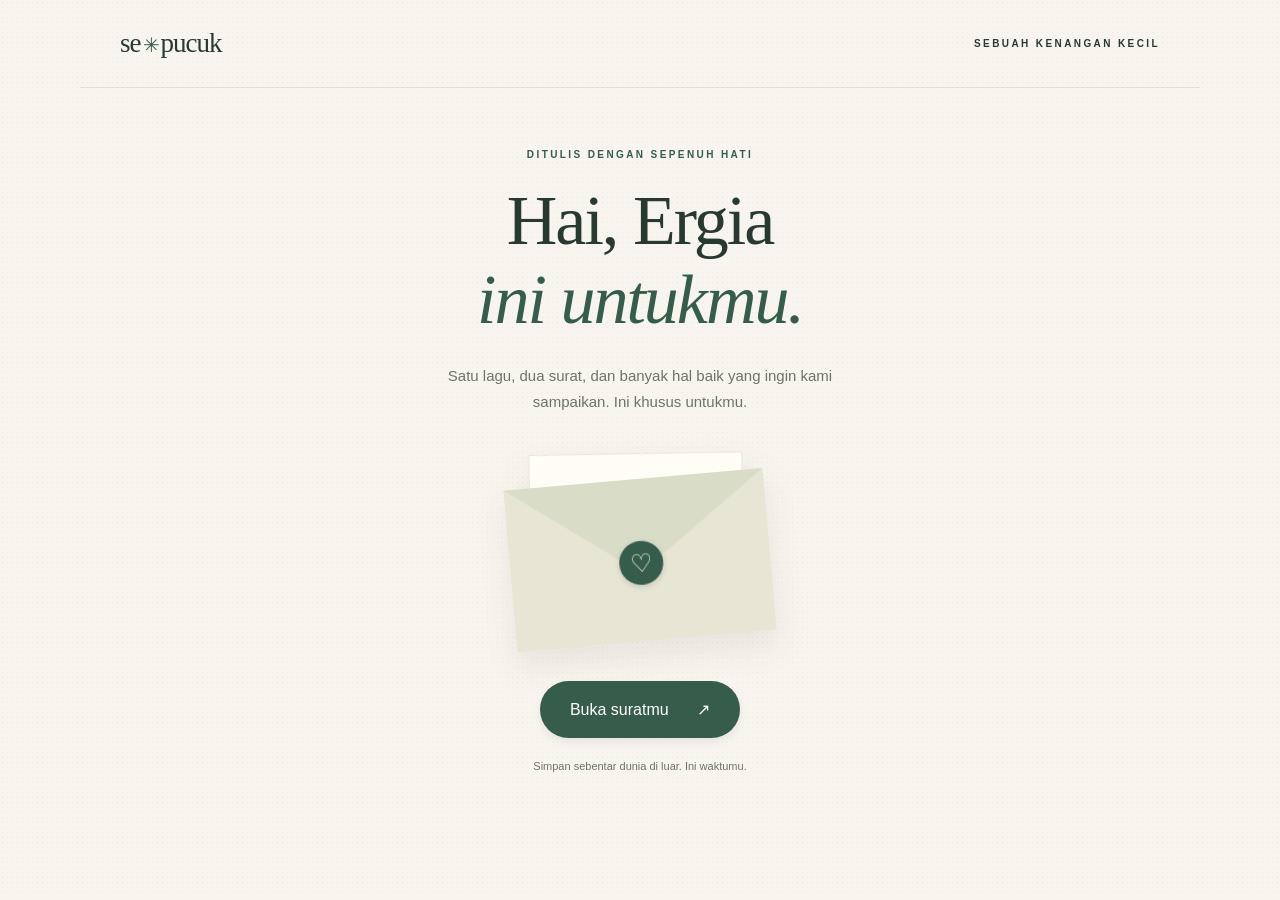
<file: r/e56d23d8c0cf4357a75a6bc5123eb511/index.html>
<!doctype html>
<html lang="id"><head><meta charset="utf-8"><meta name="viewport" content="width=device-width,initial-scale=1"><meta name="robots" content="noindex,nofollow"><meta name="referrer" content="no-referrer"><meta name="theme-color" content="#f8f5ee"><title>Sepucuk — Untukmu</title><style>:root{--ink:#28392f;--muted:#6c7369;--paper:#f8f5ee;--accent:#365c4b;--tint:#e6eee4}*{box-sizing:border-box}html{scroll-behavior:smooth}body{margin:0;color:var(--ink);background:var(--paper);font:16px/1.7 'Segoe UI',Arial,sans-serif;background-image:radial-gradient(#93886c18 .65px,transparent .65px);background-size:5px 5px}button,a{-webkit-tap-highlight-color:transparent}button{font:inherit;cursor:pointer}a{color:inherit}button:focus-visible,a:focus-visible,summary:focus-visible{outline:3px solid var(--accent);outline-offset:6px}[hidden]{display:none!important}.masthead{max-width:1120px;margin:auto;padding:28px 40px;display:flex;justify-content:space-between;align-items:center;border-bottom:1px solid #606c5826}.masthead a{font:27px Georgia,serif;text-decoration:none;letter-spacing:-1px}.masthead a span{font-size:20px;margin:0 2px;color:var(--accent)}.masthead>span,.eyebrow{font-size:10px;font-weight:600;letter-spacing:2.4px}.cover{text-align:center;min-height:calc(100svh - 99px);padding:58px 24px 40px;overflow:hidden}.eyebrow{color:var(--accent);margin:0 0 18px}h1{font:clamp(42px,6vw,70px)/1.13 Georgia,serif;letter-spacing:-2px;margin:0 auto 24px;max-width:900px;overflow-wrap:anywhere}h1 em{display:block;font-weight:400;color:var(--accent)}.intro{max-width:420px;margin:0 auto;font-size:15px;color:var(--muted)}.envelope{position:relative;width:260px;height:162px;margin:65px auto 40px;filter:drop-shadow(0 15px 15px #29332216);transform:rotate(-5deg)}.env-back{position:absolute;inset:0;background:#dfdfca;border-radius:4px}.letter-peek{position:absolute;background:#fffdf6;left:23px;right:23px;height:132px;top:-26px;padding-top:26px;font:italic 17px Georgia;transform:rotate(4deg);border:1px solid #e8e3d5;z-index:1}.env-fold{position:absolute;inset:0;background:#e7e5d4;clip-path:polygon(0 0,50% 51%,100% 0,100% 100%,0 100%);z-index:3}.env-flap{position:absolute;inset:0;background:#d9ddc7;clip-path:polygon(0 0,100% 0,50% 58%);z-index:4;transform-origin:top;transition:transform .65s}.seal{position:absolute;z-index:5;left:109px;top:62px;border-radius:50%;width:44px;height:44px;display:grid;place-items:center;background:var(--accent);color:#fff9e9;font:25px Georgia;box-shadow:0 2px 6px #0002}.opening .env-flap{transform:rotateX(175deg)}.opening .letter-peek{transform:translateY(-35px) rotate(4deg);transition:transform .5s}.primary{border:0;border-radius:100px;padding:15px 30px;background:var(--accent);color:white;min-height:52px;box-shadow:0 4px 8px #0001}.primary span{margin-left:24px}.primary:hover{filter:brightness(1.1)}.micro{font-size:11px;color:var(--muted);margin-top:19px}.letter-head{text-align:center;padding:65px 16px 44px}#letter{width:min(100% - 40px,700px);margin:auto;animation:appear .6s ease-out}.letter-head h2{font:clamp(38px,6vw,58px)/1.15 Georgia;margin:22px 0;letter-spacing:-1.8px;overflow-wrap:anywhere}.letter-head p:last-child{color:var(--muted);font-size:15px}.tiny-flower{font-size:36px;color:var(--accent)}.song-card{background:var(--tint);border:1px solid #52614b1a;border-radius:14px;padding:28px;display:grid;grid-template-columns:90px 1fr;gap:22px;align-items:center}.record{height:90px;width:90px;border-radius:50%;background:repeating-radial-gradient(circle,#303a32 0px,#303a32 3px,#454d43 4px,#303a32 5px);display:grid;place-items:center;transform:rotate(-12deg)}.record span{display:grid;place-items:center;background:var(--paper);border-radius:50%;width:33px;height:33px;color:var(--accent);font:20px Georgia}.song-card .eyebrow{font-size:9px;letter-spacing:1.5px;margin-bottom:8px}h3{font:28px/1.25 Georgia;margin:0 0 12px;overflow-wrap:anywhere}.muted{color:var(--muted);font-size:13px;margin:0 0 12px;overflow-wrap:anywhere}.text-link{font-size:13px;text-underline-offset:4px}.song-reason{grid-column:1/-1;border-top:1px solid #5c74532a;padding-top:20px;margin:0;font-size:14px;white-space:pre-wrap;overflow-wrap:anywhere}.lyrics{padding:25px 8px}.lyrics summary{cursor:pointer;display:flex;justify-content:space-between;gap:15px;font-size:13px;padding:8px 0;color:var(--accent)}.lyrics[open] summary span{transform:rotate(45deg)}.lyrics .preserve{font:italic 19px/1.85 Georgia;color:#596452;margin:22px 0;padding-left:20px;border-left:2px solid var(--tint)}.preserve{white-space:pre-wrap;overflow-wrap:anywhere;line-height:1.9}.divider{display:flex;align-items:center;gap:16px;margin:34px 0 30px;color:var(--muted);font-size:9px;letter-spacing:1.6px;text-align:center}.divider:before,.divider:after{content:'';height:1px;background:#cbd0c0;flex:1}.mentor-note{padding:36px;background:#fffdf7;border:1px solid #deded1;box-shadow:0 7px 18px #535b4510;border-radius:3px;margin-bottom:24px;position:relative}.mentor-note:before{content:'';height:24px;width:86px;background:#d9dfcb90;position:absolute;top:-12px;left:calc(50% - 43px);transform:rotate(-3deg)}.mentor-note .preserve{font-size:15px;margin:25px 0}.second{background:#f0f1e8}.second:before{transform:rotate(3deg)}.signature{display:flex;flex-direction:column;gap:6px}.signature span{font-size:12px;color:var(--muted)}.signature strong{font:italic 24px Georgia;overflow-wrap:anywhere}.letter-footer{text-align:center;padding:40px 14px 25px}.letter-footer>div{font:44px Georgia;color:var(--accent)}.letter-footer>p:not(.micro){font:24px/1.5 Georgia;max-width:410px;margin:20px auto;overflow-wrap:anywhere}.quiet{border:0;border-bottom:1px solid #a1ac98;background:none;color:var(--accent);padding:10px;font-size:12px}.fallback{text-align:center;padding:40px}@keyframes appear{from{opacity:0;transform:translateY(15px)}to{opacity:1;transform:none}}@media(max-width:520px){.masthead{padding:20px 22px}.masthead>span{font-size:8px;letter-spacing:1.2px}.cover{padding-top:42px}h1{font-size:44px;letter-spacing:-1.5px}.envelope{margin-top:55px;margin-bottom:32px;width:240px}.seal{left:99px}.song-card{padding:22px;gap:16px;grid-template-columns:64px 1fr}.record{width:64px;height:64px}.song-card h3{font-size:24px}.mentor-note{padding:29px 24px}.letter-head{padding-top:45px}}@media(prefers-reduced-motion:reduce){*,*:before,*:after{animation:none!important;transition:none!important;scroll-behavior:auto!important}}@media print{.masthead,.cover,#close{display:none!important}#letter[hidden]{display:block!important}#letter{width:100%;animation:none}.mentor-note,.song-card{break-inside:avoid;box-shadow:none}.letter-head{padding-top:10px}body{background:white}}
</style><link rel="stylesheet" href="../../assets/player.css"></head>
<body>
<header class="masthead"><a href="#" aria-label="Kembali ke awal">se<span>✳</span>pucuk</a><span>SEBUAH KENANGAN KECIL</span></header>
<main>
<section id="cover" class="cover" aria-labelledby="greeting">
  <div class="eyebrow">DITULIS DENGAN SEPENUH HATI</div>
  <h1 id="greeting">Hai, <span id="name"></span><em>ini untukmu.</em></h1>
  <p id="intro" class="intro"></p>
  <div class="envelope" aria-hidden="true"><div class="letter-peek">a little note for you ♡</div><div class="env-back"></div><div class="env-fold"></div><div class="env-flap"></div><span class="seal">♡</span></div>
  <button id="open" class="primary">Buka suratmu <span aria-hidden="true">↗</span></button>
  <p class="micro">Simpan sebentar dunia di luar. Ini waktumu.</p>
</section>
<article id="letter" hidden>
  <section class="letter-head"><p class="eyebrow">UNTUK <span id="name-small"></span> · DARI KAMI BERDUA</p><h2 id="title" tabindex="-1"></h2><div class="tiny-flower" aria-hidden="true">✳</div><p>Beberapa hal mungkin jarang terucap.<br>Hari ini, kami menuliskannya untukmu.</p></section>
  <section class="song-card" aria-labelledby="song-title"><div class="record" aria-hidden="true"><span>♫</span></div><div><p class="eyebrow">01 / SEBUAH LAGU UNTUKMU</p><h3 id="song-title"></h3><p id="artist" class="muted"></p><div id="music-controls" class="music-controls" hidden><button type="button" id="music-toggle" class="music-toggle" aria-label="Putar lagu">▶ Putar lagu</button><div class="music-timeline"><input type="range" min="0" max="1" step="0.1" value="0" id="music-seek" class="music-seek" aria-label="Posisi pemutaran lagu"><span id="music-time" class="music-time">0:00 / 0:00</span></div></div><p id="music-status" class="music-status" role="status">Menyiapkan player…</p><audio id="song-audio" preload="metadata"></audio><a id="song-link" class="text-link" target="_blank" rel="noopener noreferrer" hidden>Dengarkan lagu ↗</a></div><p id="reason" class="song-reason"></p></section>
  <details class="lyrics" open><summary>Bait-bait yang ingin kami titipkan <span aria-hidden="true">＋</span></summary><p id="lyrics" class="preserve"></p></details>
  <div class="divider"><span>DUA SURAT, SATU HARAPAN BAIK</span></div>
  <section class="mentor-note" aria-labelledby="mentor1"><p class="eyebrow">02 / SURAT PERTAMA</p><h3>Untukmu, dengan hangat.</h3><p id="message1" class="preserve"></p><div class="signature"><span>Dengan sayang,</span><strong id="mentor1"></strong></div></section>
  <section class="mentor-note second" aria-labelledby="mentor2"><p class="eyebrow">03 / SURAT KEDUA</p><h3>Satu pesan lagi untuk perjalananmu.</h3><p id="message2" class="preserve"></p><div class="signature"><span>Selalu mendukungmu,</span><strong id="mentor2"></strong></div></section>
  <footer class="letter-footer"><div aria-hidden="true">♡</div><p id="closing"></p><button id="close" class="quiet">Lipat kembali surat ini ↑</button><p class="micro">se✳pucuk · kenangan yang boleh dibuka berkali-kali</p></footer>
</article>
</main><noscript><p class="fallback">Aktifkan JavaScript untuk membuka surat ini.</p></noscript>
<script type="application/json" id="note-data">{"title":"Ada cerita baik tentangmu.","intro":"Satu lagu, dua surat, dan banyak hal baik yang ingin kami sampaikan. Ini khusus untukmu.","closing":"Terima kasih sudah menjadi bagian dari perjalanan mentoring ini.","mentors":["Hafiz Rifa'i","Muhammad Fadey Rafif"],"recipient":{"id":"e56d23d8c0cf4357a75a6bc5123eb511","theme":"sage","name":"Ergia","song":"Viva La Vida","artist":"Coldplay","reason":"Menurutku lirik lagu ini cocok buat kamu yang paling dewasa di kelompok ini. Lirik dari lagu \"Viva La Vida\" sangat menggambarkan jiwa kepemimpinan yang masuk dengan kepribadianmu. Aku persembahkan lirik lagu ini untukmu","lyrics":"\"I used to rule the world, Seas would rise when I gave the word\"","message1":"Annyeong (안녕), Ergia!\n\nSeneng banget bisa mengenalmu dan menjadi bagian dari perjalanan kita di Kelompok 8. Aku tahu menjalani mentoring di tengah kesibukan kuliah mungkin nggak selalu mudah, jadi terima kasih sudah meluangkan waktu dan berproses bersama kami sampai akhir ya!\n\nAku juga sadar masih banyak kekurangan selama menjadi mentor. Terima kasih karena sudah memberiku kesempatan untuk belajar dan berkembang. Tanpa kalian, mungkin aku nggak akan seaktif sekarang. Ternyata, bukan cuma kalian yang belajar selama mentoring, aku juga belajar banyak dari kalian.\n\nWalaupun rangkaian mentoring kita sudah selesai, bukan berarti kita harus putus hubungan ya! Kalau butuh sesuatu, jangan ragu buat menghubungi kami. Kalau ketemu di jalan, disapa aja.\n\nSemangat terus buat perjalanan kuliahmu ke depan dan terakhir... jangan lupa salat hehe. Senang bisa mengenalmu sebagai bagian dari Kelompok 8. Sampai ketemu lagi!!!\n\n— Zifah","message2":"Hao! (好), Ergia!\n\nNggak kerasa ya, perjalanan mentoring kita di Kelompok 8 udah sampai di penghujung. Terima kasih udah mau meluangkan waktu, hadir, dan berproses bareng selama ini. Walaupun waktu kita nggak terlalu panjang, semoga ada pengalaman dan kenangan baik yang bisa kamu bawa dari kebersamaan kita.\n\nPerjalanan kuliahmu masih panjang dan pastinya nggak akan selalu mudah. Bakal ada tugas yang numpuk, ujian yang bikin pusing, dan mungkin saat-saat ketika kamu mulai meragukan kemampuan diri sendiri. Tapi inget, kamu nggak harus selalu bisa melakukan semuanya dengan sempurna. Nggak apa-apa buat salah atau merasa kesulitan, karena semua itu bagian dari proses belajar.\n\nAku harap kamu bisa menikmati masa-masa kuliah ini, menemukan teman-teman yang baik, berani mencoba hal baru, dan terus berkembang dengan caramu sendiri. Jangan terlalu keras sama diri sendiri, dan jangan lupa buat menikmati setiap prosesnya.\n\nSemangat terus buat perjalananmu ke depan! Senang bisa mengenal kamu sebagai bagian dari Kelompok 8. Semoga kita bisa ketemu lagi di kesempatan lain!\n\n— Deyzee","songUrl":"https://youtu.be/dvgZkm1xWPE?si=4AaPfcrYyllJHBvB","audioUrl":"../../audio/ergia.mp3"}}</script><script>(()=>{'use strict';const d=JSON.parse(document.getElementById('note-data').textContent),r=d.recipient;
const set=(id,t)=>document.getElementById(id).textContent=t;
const colors={sage:['#365c4b','#e6eee4'],rose:['#864c57','#f5e7e8'],blue:['#375b78','#e3ecf4'],amber:['#765723','#f4ecd8']};
const c=colors[r.theme]||colors.sage;document.documentElement.style.setProperty('--accent',c[0]);document.documentElement.style.setProperty('--tint',c[1]);
document.title='Untuk '+r.name+' · Sepucuk';
for(const [id,t] of Object.entries({name:r.name,'name-small':r.name,intro:d.intro,title:d.title,'song-title':r.song||'Sebuah lagu untukmu',artist:r.artist,reason:r.reason,lyrics:r.lyrics||'Lagu ini kami titipkan lewat tautan di atas.',message1:r.message1,message2:r.message2,mentor1:d.mentors[0],mentor2:d.mentors[1],closing:d.closing}))set(id,t);
if(r.songUrl){try{const u=new URL(r.songUrl);if(u.protocol==='https:'&&!u.username&&!u.password){const a=document.getElementById('song-link');a.href=u.href;a.hidden=false;}}catch{}}
const cover=document.getElementById('cover'),letter=document.getElementById('letter'),open=document.getElementById('open');
open.addEventListener('click',()=>{open.disabled=true;cover.classList.add('opening');setTimeout(()=>{cover.hidden=true;letter.hidden=false;window.scrollTo(0,0);document.getElementById('title').focus({preventScroll:true});open.disabled=false;},matchMedia('(prefers-reduced-motion: reduce)').matches?0:600);});
document.getElementById('close').addEventListener('click',()=>{letter.hidden=true;cover.hidden=false;cover.classList.remove('opening');window.scrollTo(0,0);open.focus({preventScroll:true});});})();
</script><script src="../../assets/player.js" defer></script></body></html>
</file>
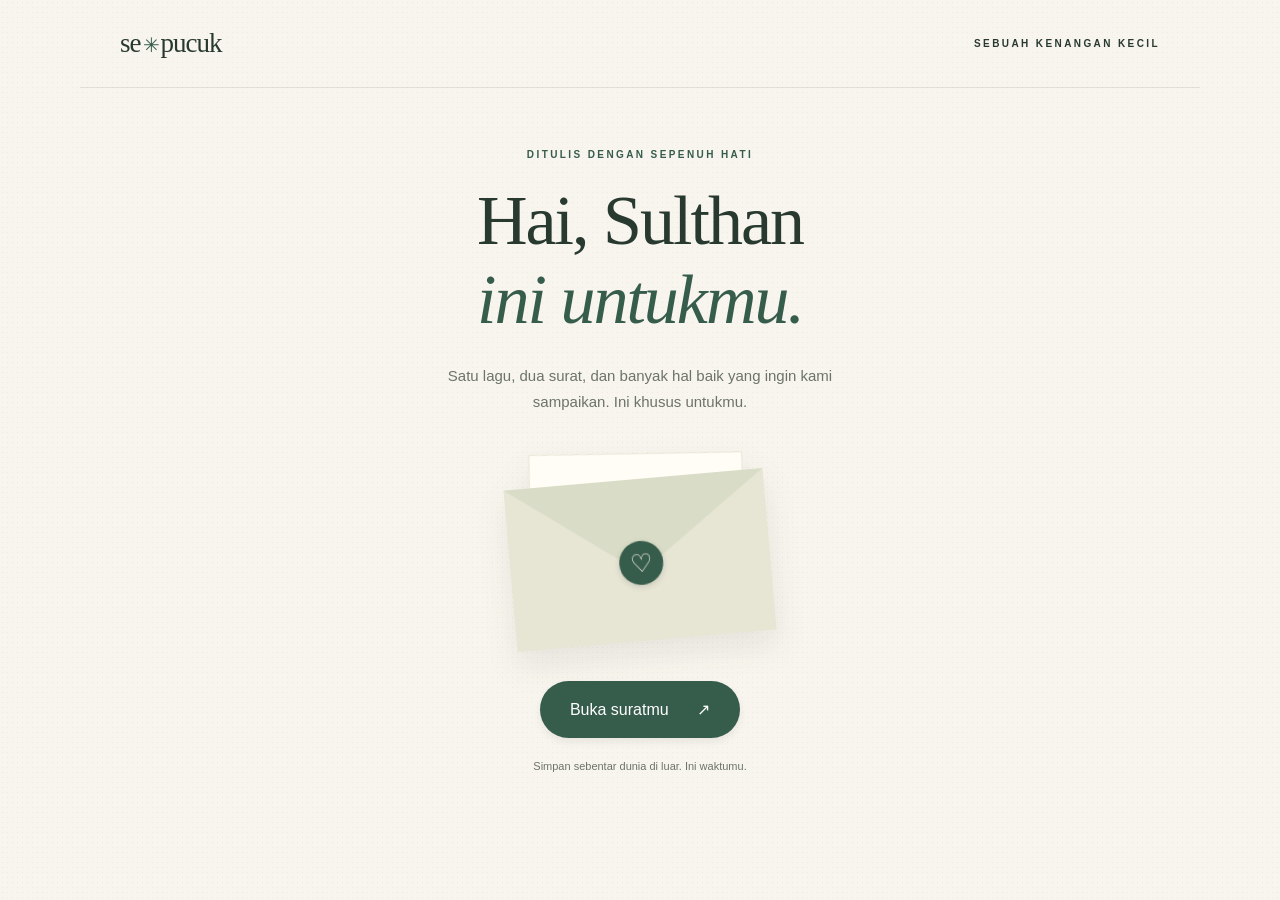
<file: r/f6b7865a07f149c3bcfc27602eace567/index.html>
<!doctype html>
<html lang="id"><head><meta charset="utf-8"><meta name="viewport" content="width=device-width,initial-scale=1"><meta name="robots" content="noindex,nofollow"><meta name="referrer" content="no-referrer"><meta name="theme-color" content="#f8f5ee"><title>Sepucuk — Untukmu</title><style>:root{--ink:#28392f;--muted:#6c7369;--paper:#f8f5ee;--accent:#365c4b;--tint:#e6eee4}*{box-sizing:border-box}html{scroll-behavior:smooth}body{margin:0;color:var(--ink);background:var(--paper);font:16px/1.7 'Segoe UI',Arial,sans-serif;background-image:radial-gradient(#93886c18 .65px,transparent .65px);background-size:5px 5px}button,a{-webkit-tap-highlight-color:transparent}button{font:inherit;cursor:pointer}a{color:inherit}button:focus-visible,a:focus-visible,summary:focus-visible{outline:3px solid var(--accent);outline-offset:6px}[hidden]{display:none!important}.masthead{max-width:1120px;margin:auto;padding:28px 40px;display:flex;justify-content:space-between;align-items:center;border-bottom:1px solid #606c5826}.masthead a{font:27px Georgia,serif;text-decoration:none;letter-spacing:-1px}.masthead a span{font-size:20px;margin:0 2px;color:var(--accent)}.masthead>span,.eyebrow{font-size:10px;font-weight:600;letter-spacing:2.4px}.cover{text-align:center;min-height:calc(100svh - 99px);padding:58px 24px 40px;overflow:hidden}.eyebrow{color:var(--accent);margin:0 0 18px}h1{font:clamp(42px,6vw,70px)/1.13 Georgia,serif;letter-spacing:-2px;margin:0 auto 24px;max-width:900px;overflow-wrap:anywhere}h1 em{display:block;font-weight:400;color:var(--accent)}.intro{max-width:420px;margin:0 auto;font-size:15px;color:var(--muted)}.envelope{position:relative;width:260px;height:162px;margin:65px auto 40px;filter:drop-shadow(0 15px 15px #29332216);transform:rotate(-5deg)}.env-back{position:absolute;inset:0;background:#dfdfca;border-radius:4px}.letter-peek{position:absolute;background:#fffdf6;left:23px;right:23px;height:132px;top:-26px;padding-top:26px;font:italic 17px Georgia;transform:rotate(4deg);border:1px solid #e8e3d5;z-index:1}.env-fold{position:absolute;inset:0;background:#e7e5d4;clip-path:polygon(0 0,50% 51%,100% 0,100% 100%,0 100%);z-index:3}.env-flap{position:absolute;inset:0;background:#d9ddc7;clip-path:polygon(0 0,100% 0,50% 58%);z-index:4;transform-origin:top;transition:transform .65s}.seal{position:absolute;z-index:5;left:109px;top:62px;border-radius:50%;width:44px;height:44px;display:grid;place-items:center;background:var(--accent);color:#fff9e9;font:25px Georgia;box-shadow:0 2px 6px #0002}.opening .env-flap{transform:rotateX(175deg)}.opening .letter-peek{transform:translateY(-35px) rotate(4deg);transition:transform .5s}.primary{border:0;border-radius:100px;padding:15px 30px;background:var(--accent);color:white;min-height:52px;box-shadow:0 4px 8px #0001}.primary span{margin-left:24px}.primary:hover{filter:brightness(1.1)}.micro{font-size:11px;color:var(--muted);margin-top:19px}.letter-head{text-align:center;padding:65px 16px 44px}#letter{width:min(100% - 40px,700px);margin:auto;animation:appear .6s ease-out}.letter-head h2{font:clamp(38px,6vw,58px)/1.15 Georgia;margin:22px 0;letter-spacing:-1.8px;overflow-wrap:anywhere}.letter-head p:last-child{color:var(--muted);font-size:15px}.tiny-flower{font-size:36px;color:var(--accent)}.song-card{background:var(--tint);border:1px solid #52614b1a;border-radius:14px;padding:28px;display:grid;grid-template-columns:90px 1fr;gap:22px;align-items:center}.record{height:90px;width:90px;border-radius:50%;background:repeating-radial-gradient(circle,#303a32 0px,#303a32 3px,#454d43 4px,#303a32 5px);display:grid;place-items:center;transform:rotate(-12deg)}.record span{display:grid;place-items:center;background:var(--paper);border-radius:50%;width:33px;height:33px;color:var(--accent);font:20px Georgia}.song-card .eyebrow{font-size:9px;letter-spacing:1.5px;margin-bottom:8px}h3{font:28px/1.25 Georgia;margin:0 0 12px;overflow-wrap:anywhere}.muted{color:var(--muted);font-size:13px;margin:0 0 12px;overflow-wrap:anywhere}.text-link{font-size:13px;text-underline-offset:4px}.song-reason{grid-column:1/-1;border-top:1px solid #5c74532a;padding-top:20px;margin:0;font-size:14px;white-space:pre-wrap;overflow-wrap:anywhere}.lyrics{padding:25px 8px}.lyrics summary{cursor:pointer;display:flex;justify-content:space-between;gap:15px;font-size:13px;padding:8px 0;color:var(--accent)}.lyrics[open] summary span{transform:rotate(45deg)}.lyrics .preserve{font:italic 19px/1.85 Georgia;color:#596452;margin:22px 0;padding-left:20px;border-left:2px solid var(--tint)}.preserve{white-space:pre-wrap;overflow-wrap:anywhere;line-height:1.9}.divider{display:flex;align-items:center;gap:16px;margin:34px 0 30px;color:var(--muted);font-size:9px;letter-spacing:1.6px;text-align:center}.divider:before,.divider:after{content:'';height:1px;background:#cbd0c0;flex:1}.mentor-note{padding:36px;background:#fffdf7;border:1px solid #deded1;box-shadow:0 7px 18px #535b4510;border-radius:3px;margin-bottom:24px;position:relative}.mentor-note:before{content:'';height:24px;width:86px;background:#d9dfcb90;position:absolute;top:-12px;left:calc(50% - 43px);transform:rotate(-3deg)}.mentor-note .preserve{font-size:15px;margin:25px 0}.second{background:#f0f1e8}.second:before{transform:rotate(3deg)}.signature{display:flex;flex-direction:column;gap:6px}.signature span{font-size:12px;color:var(--muted)}.signature strong{font:italic 24px Georgia;overflow-wrap:anywhere}.letter-footer{text-align:center;padding:40px 14px 25px}.letter-footer>div{font:44px Georgia;color:var(--accent)}.letter-footer>p:not(.micro){font:24px/1.5 Georgia;max-width:410px;margin:20px auto;overflow-wrap:anywhere}.quiet{border:0;border-bottom:1px solid #a1ac98;background:none;color:var(--accent);padding:10px;font-size:12px}.fallback{text-align:center;padding:40px}@keyframes appear{from{opacity:0;transform:translateY(15px)}to{opacity:1;transform:none}}@media(max-width:520px){.masthead{padding:20px 22px}.masthead>span{font-size:8px;letter-spacing:1.2px}.cover{padding-top:42px}h1{font-size:44px;letter-spacing:-1.5px}.envelope{margin-top:55px;margin-bottom:32px;width:240px}.seal{left:99px}.song-card{padding:22px;gap:16px;grid-template-columns:64px 1fr}.record{width:64px;height:64px}.song-card h3{font-size:24px}.mentor-note{padding:29px 24px}.letter-head{padding-top:45px}}@media(prefers-reduced-motion:reduce){*,*:before,*:after{animation:none!important;transition:none!important;scroll-behavior:auto!important}}@media print{.masthead,.cover,#close{display:none!important}#letter[hidden]{display:block!important}#letter{width:100%;animation:none}.mentor-note,.song-card{break-inside:avoid;box-shadow:none}.letter-head{padding-top:10px}body{background:white}}
</style><link rel="stylesheet" href="../../assets/player.css"></head>
<body>
<header class="masthead"><a href="#" aria-label="Kembali ke awal">se<span>✳</span>pucuk</a><span>SEBUAH KENANGAN KECIL</span></header>
<main>
<section id="cover" class="cover" aria-labelledby="greeting">
  <div class="eyebrow">DITULIS DENGAN SEPENUH HATI</div>
  <h1 id="greeting">Hai, <span id="name"></span><em>ini untukmu.</em></h1>
  <p id="intro" class="intro"></p>
  <div class="envelope" aria-hidden="true"><div class="letter-peek">a little note for you ♡</div><div class="env-back"></div><div class="env-fold"></div><div class="env-flap"></div><span class="seal">♡</span></div>
  <button id="open" class="primary">Buka suratmu <span aria-hidden="true">↗</span></button>
  <p class="micro">Simpan sebentar dunia di luar. Ini waktumu.</p>
</section>
<article id="letter" hidden>
  <section class="letter-head"><p class="eyebrow">UNTUK <span id="name-small"></span> · DARI KAMI BERDUA</p><h2 id="title" tabindex="-1"></h2><div class="tiny-flower" aria-hidden="true">✳</div><p>Beberapa hal mungkin jarang terucap.<br>Hari ini, kami menuliskannya untukmu.</p></section>
  <section class="song-card" aria-labelledby="song-title"><div class="record" aria-hidden="true"><span>♫</span></div><div><p class="eyebrow">01 / SEBUAH LAGU UNTUKMU</p><h3 id="song-title"></h3><p id="artist" class="muted"></p><div id="music-controls" class="music-controls" hidden><button type="button" id="music-toggle" class="music-toggle" aria-label="Putar lagu">▶ Putar lagu</button><div class="music-timeline"><input type="range" min="0" max="1" step="0.1" value="0" id="music-seek" class="music-seek" aria-label="Posisi pemutaran lagu"><span id="music-time" class="music-time">0:00 / 0:00</span></div></div><p id="music-status" class="music-status" role="status">Menyiapkan player…</p><audio id="song-audio" preload="metadata"></audio><a id="song-link" class="text-link" target="_blank" rel="noopener noreferrer" hidden>Dengarkan lagu ↗</a></div><p id="reason" class="song-reason"></p></section>
  <details class="lyrics" open><summary>Bait-bait yang ingin kami titipkan <span aria-hidden="true">＋</span></summary><p id="lyrics" class="preserve"></p></details>
  <div class="divider"><span>DUA SURAT, SATU HARAPAN BAIK</span></div>
  <section class="mentor-note" aria-labelledby="mentor1"><p class="eyebrow">02 / SURAT PERTAMA</p><h3>Untukmu, dengan hangat.</h3><p id="message1" class="preserve"></p><div class="signature"><span>Dengan sayang,</span><strong id="mentor1"></strong></div></section>
  <section class="mentor-note second" aria-labelledby="mentor2"><p class="eyebrow">03 / SURAT KEDUA</p><h3>Satu pesan lagi untuk perjalananmu.</h3><p id="message2" class="preserve"></p><div class="signature"><span>Selalu mendukungmu,</span><strong id="mentor2"></strong></div></section>
  <footer class="letter-footer"><div aria-hidden="true">♡</div><p id="closing"></p><button id="close" class="quiet">Lipat kembali surat ini ↑</button><p class="micro">se✳pucuk · kenangan yang boleh dibuka berkali-kali</p></footer>
</article>
</main><noscript><p class="fallback">Aktifkan JavaScript untuk membuka surat ini.</p></noscript>
<script type="application/json" id="note-data">{"title":"Ada cerita baik tentangmu.","intro":"Satu lagu, dua surat, dan banyak hal baik yang ingin kami sampaikan. Ini khusus untukmu.","closing":"Terima kasih sudah menjadi bagian dari perjalanan mentoring ini.","mentors":["Hafiz Rifa'i","Muhammad Fadey Rafif"],"recipient":{"id":"f6b7865a07f149c3bcfc27602eace567","theme":"sage","name":"Sulthan","song":"Fix You","artist":"Coldplay","reason":"Wah Sulthan aku liat kamu yang paling kalem, sesuai dengan lagu ini yang pembawaanya santai. Tapi meskipun begitu, kamu tetap melaksanakan tanggung jawabmu dengan baik, sering hadir, mengerjakan tugasnya dengan baik. Ibarat kamu mengerjakan semua ini tanpa perlu dilihat orang, maka dari itu aku persembahkan lirik ini untuk mu yang menurutku cocok dengan kepribadianmu.","lyrics":"\"Lights will guide you home, And ignite your bones, And I will try to fix you\"","message1":"Annyeong (안녕), Sulthan!\n\nSeneng banget bisa mengenalmu dan menjadi bagian dari perjalanan kita di Kelompok 8. Aku tahu menjalani mentoring di tengah kesibukan kuliah mungkin nggak selalu mudah, jadi terima kasih sudah meluangkan waktu dan berproses bersama kami sampai akhir ya!\n\nAku juga sadar masih banyak kekurangan selama menjadi mentor. Terima kasih karena sudah memberiku kesempatan untuk belajar dan berkembang. Tanpa kalian, mungkin aku nggak akan seaktif sekarang. Ternyata, bukan cuma kalian yang belajar selama mentoring, aku juga belajar banyak dari kalian.\n\nWalaupun rangkaian mentoring kita sudah selesai, bukan berarti kita harus putus hubungan ya! Kalau butuh sesuatu, jangan ragu buat menghubungi kami. Kalau ketemu di jalan, disapa aja.\n\nSemangat terus buat perjalanan kuliahmu ke depan dan terakhir... jangan lupa salat hehe. Senang bisa mengenalmu sebagai bagian dari Kelompok 8. Sampai ketemu lagi!!!\n\n— Zifah","message2":"Hao! (好), Sulthan!\n\nNggak kerasa ya, perjalanan mentoring kita di Kelompok 8 udah sampai di penghujung. Terima kasih udah mau meluangkan waktu, hadir, dan berproses bareng selama ini. Walaupun waktu kita nggak terlalu panjang, semoga ada pengalaman dan kenangan baik yang bisa kamu bawa dari kebersamaan kita.\n\nPerjalanan kuliahmu masih panjang dan pastinya nggak akan selalu mudah. Bakal ada tugas yang numpuk, ujian yang bikin pusing, dan mungkin saat-saat ketika kamu mulai meragukan kemampuan diri sendiri. Tapi inget, kamu nggak harus selalu bisa melakukan semuanya dengan sempurna. Nggak apa-apa buat salah atau merasa kesulitan, karena semua itu bagian dari proses belajar.\n\nAku harap kamu bisa menikmati masa-masa kuliah ini, menemukan teman-teman yang baik, berani mencoba hal baru, dan terus berkembang dengan caramu sendiri. Jangan terlalu keras sama diri sendiri, dan jangan lupa buat menikmati setiap prosesnya.\n\nSemangat terus buat perjalananmu ke depan! Senang bisa mengenal kamu sebagai bagian dari Kelompok 8. Semoga kita bisa ketemu lagi di kesempatan lain!\n\n— Deyzee","songUrl":"https://youtu.be/k4V3Mo61fJM?si=nRUHmcyxB226wo8o","audioUrl":"../../audio/sulthan.mp3"}}</script><script>(()=>{'use strict';const d=JSON.parse(document.getElementById('note-data').textContent),r=d.recipient;
const set=(id,t)=>document.getElementById(id).textContent=t;
const colors={sage:['#365c4b','#e6eee4'],rose:['#864c57','#f5e7e8'],blue:['#375b78','#e3ecf4'],amber:['#765723','#f4ecd8']};
const c=colors[r.theme]||colors.sage;document.documentElement.style.setProperty('--accent',c[0]);document.documentElement.style.setProperty('--tint',c[1]);
document.title='Untuk '+r.name+' · Sepucuk';
for(const [id,t] of Object.entries({name:r.name,'name-small':r.name,intro:d.intro,title:d.title,'song-title':r.song||'Sebuah lagu untukmu',artist:r.artist,reason:r.reason,lyrics:r.lyrics||'Lagu ini kami titipkan lewat tautan di atas.',message1:r.message1,message2:r.message2,mentor1:d.mentors[0],mentor2:d.mentors[1],closing:d.closing}))set(id,t);
if(r.songUrl){try{const u=new URL(r.songUrl);if(u.protocol==='https:'&&!u.username&&!u.password){const a=document.getElementById('song-link');a.href=u.href;a.hidden=false;}}catch{}}
const cover=document.getElementById('cover'),letter=document.getElementById('letter'),open=document.getElementById('open');
open.addEventListener('click',()=>{open.disabled=true;cover.classList.add('opening');setTimeout(()=>{cover.hidden=true;letter.hidden=false;window.scrollTo(0,0);document.getElementById('title').focus({preventScroll:true});open.disabled=false;},matchMedia('(prefers-reduced-motion: reduce)').matches?0:600);});
document.getElementById('close').addEventListener('click',()=>{letter.hidden=true;cover.hidden=false;cover.classList.remove('opening');window.scrollTo(0,0);open.focus({preventScroll:true});});})();
</script><script src="../../assets/player.js" defer></script></body></html>
</file>
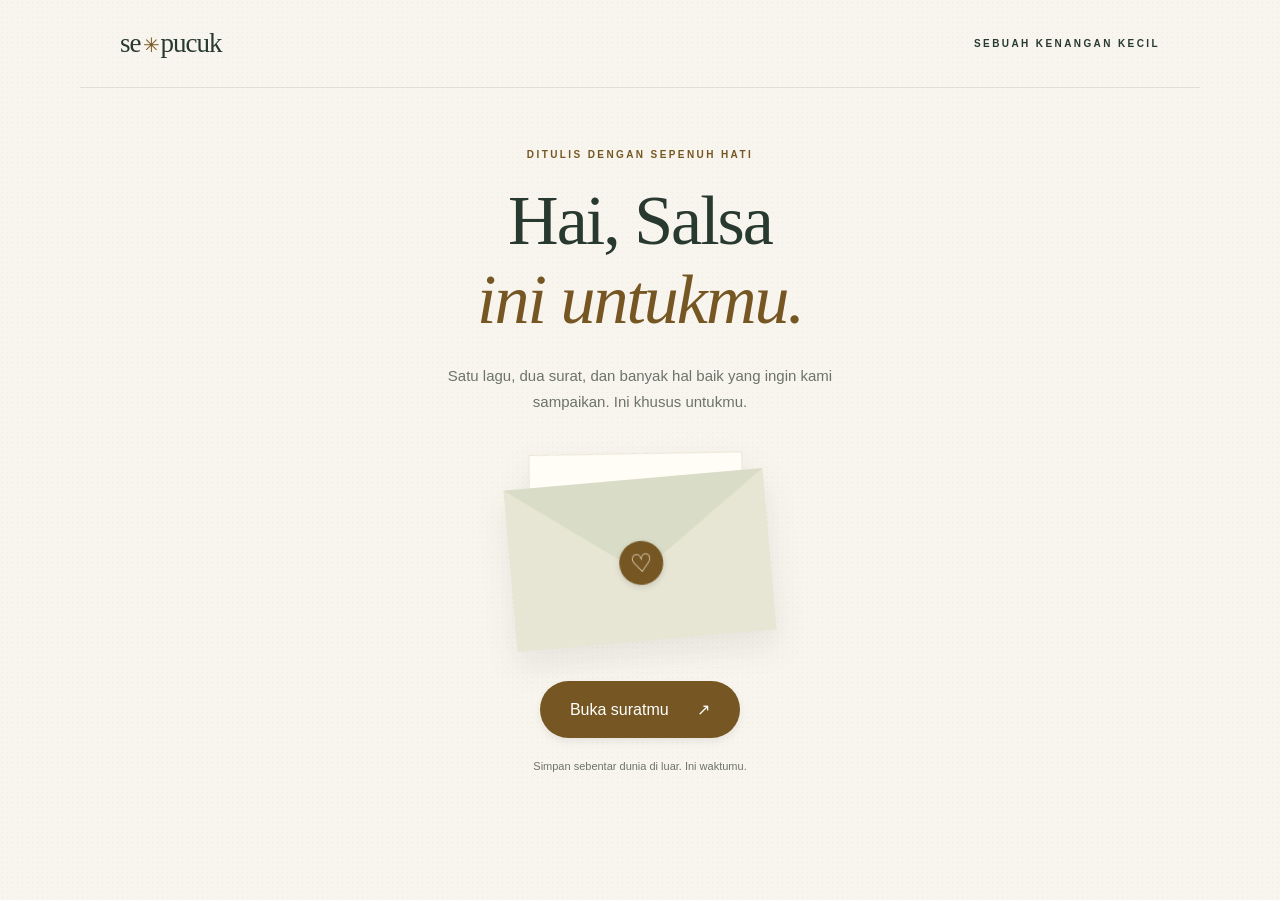
<file: r/f7c8f665b735422eadac8e322928107f/index.html>
<!doctype html>
<html lang="id"><head><meta charset="utf-8"><meta name="viewport" content="width=device-width,initial-scale=1"><meta name="robots" content="noindex,nofollow"><meta name="referrer" content="no-referrer"><meta name="theme-color" content="#f8f5ee"><title>Sepucuk — Untukmu</title><style>:root{--ink:#28392f;--muted:#6c7369;--paper:#f8f5ee;--accent:#365c4b;--tint:#e6eee4}*{box-sizing:border-box}html{scroll-behavior:smooth}body{margin:0;color:var(--ink);background:var(--paper);font:16px/1.7 'Segoe UI',Arial,sans-serif;background-image:radial-gradient(#93886c18 .65px,transparent .65px);background-size:5px 5px}button,a{-webkit-tap-highlight-color:transparent}button{font:inherit;cursor:pointer}a{color:inherit}button:focus-visible,a:focus-visible,summary:focus-visible{outline:3px solid var(--accent);outline-offset:6px}[hidden]{display:none!important}.masthead{max-width:1120px;margin:auto;padding:28px 40px;display:flex;justify-content:space-between;align-items:center;border-bottom:1px solid #606c5826}.masthead a{font:27px Georgia,serif;text-decoration:none;letter-spacing:-1px}.masthead a span{font-size:20px;margin:0 2px;color:var(--accent)}.masthead>span,.eyebrow{font-size:10px;font-weight:600;letter-spacing:2.4px}.cover{text-align:center;min-height:calc(100svh - 99px);padding:58px 24px 40px;overflow:hidden}.eyebrow{color:var(--accent);margin:0 0 18px}h1{font:clamp(42px,6vw,70px)/1.13 Georgia,serif;letter-spacing:-2px;margin:0 auto 24px;max-width:900px;overflow-wrap:anywhere}h1 em{display:block;font-weight:400;color:var(--accent)}.intro{max-width:420px;margin:0 auto;font-size:15px;color:var(--muted)}.envelope{position:relative;width:260px;height:162px;margin:65px auto 40px;filter:drop-shadow(0 15px 15px #29332216);transform:rotate(-5deg)}.env-back{position:absolute;inset:0;background:#dfdfca;border-radius:4px}.letter-peek{position:absolute;background:#fffdf6;left:23px;right:23px;height:132px;top:-26px;padding-top:26px;font:italic 17px Georgia;transform:rotate(4deg);border:1px solid #e8e3d5;z-index:1}.env-fold{position:absolute;inset:0;background:#e7e5d4;clip-path:polygon(0 0,50% 51%,100% 0,100% 100%,0 100%);z-index:3}.env-flap{position:absolute;inset:0;background:#d9ddc7;clip-path:polygon(0 0,100% 0,50% 58%);z-index:4;transform-origin:top;transition:transform .65s}.seal{position:absolute;z-index:5;left:109px;top:62px;border-radius:50%;width:44px;height:44px;display:grid;place-items:center;background:var(--accent);color:#fff9e9;font:25px Georgia;box-shadow:0 2px 6px #0002}.opening .env-flap{transform:rotateX(175deg)}.opening .letter-peek{transform:translateY(-35px) rotate(4deg);transition:transform .5s}.primary{border:0;border-radius:100px;padding:15px 30px;background:var(--accent);color:white;min-height:52px;box-shadow:0 4px 8px #0001}.primary span{margin-left:24px}.primary:hover{filter:brightness(1.1)}.micro{font-size:11px;color:var(--muted);margin-top:19px}.letter-head{text-align:center;padding:65px 16px 44px}#letter{width:min(100% - 40px,700px);margin:auto;animation:appear .6s ease-out}.letter-head h2{font:clamp(38px,6vw,58px)/1.15 Georgia;margin:22px 0;letter-spacing:-1.8px;overflow-wrap:anywhere}.letter-head p:last-child{color:var(--muted);font-size:15px}.tiny-flower{font-size:36px;color:var(--accent)}.song-card{background:var(--tint);border:1px solid #52614b1a;border-radius:14px;padding:28px;display:grid;grid-template-columns:90px 1fr;gap:22px;align-items:center}.record{height:90px;width:90px;border-radius:50%;background:repeating-radial-gradient(circle,#303a32 0px,#303a32 3px,#454d43 4px,#303a32 5px);display:grid;place-items:center;transform:rotate(-12deg)}.record span{display:grid;place-items:center;background:var(--paper);border-radius:50%;width:33px;height:33px;color:var(--accent);font:20px Georgia}.song-card .eyebrow{font-size:9px;letter-spacing:1.5px;margin-bottom:8px}h3{font:28px/1.25 Georgia;margin:0 0 12px;overflow-wrap:anywhere}.muted{color:var(--muted);font-size:13px;margin:0 0 12px;overflow-wrap:anywhere}.text-link{font-size:13px;text-underline-offset:4px}.song-reason{grid-column:1/-1;border-top:1px solid #5c74532a;padding-top:20px;margin:0;font-size:14px;white-space:pre-wrap;overflow-wrap:anywhere}.lyrics{padding:25px 8px}.lyrics summary{cursor:pointer;display:flex;justify-content:space-between;gap:15px;font-size:13px;padding:8px 0;color:var(--accent)}.lyrics[open] summary span{transform:rotate(45deg)}.lyrics .preserve{font:italic 19px/1.85 Georgia;color:#596452;margin:22px 0;padding-left:20px;border-left:2px solid var(--tint)}.preserve{white-space:pre-wrap;overflow-wrap:anywhere;line-height:1.9}.divider{display:flex;align-items:center;gap:16px;margin:34px 0 30px;color:var(--muted);font-size:9px;letter-spacing:1.6px;text-align:center}.divider:before,.divider:after{content:'';height:1px;background:#cbd0c0;flex:1}.mentor-note{padding:36px;background:#fffdf7;border:1px solid #deded1;box-shadow:0 7px 18px #535b4510;border-radius:3px;margin-bottom:24px;position:relative}.mentor-note:before{content:'';height:24px;width:86px;background:#d9dfcb90;position:absolute;top:-12px;left:calc(50% - 43px);transform:rotate(-3deg)}.mentor-note .preserve{font-size:15px;margin:25px 0}.second{background:#f0f1e8}.second:before{transform:rotate(3deg)}.signature{display:flex;flex-direction:column;gap:6px}.signature span{font-size:12px;color:var(--muted)}.signature strong{font:italic 24px Georgia;overflow-wrap:anywhere}.letter-footer{text-align:center;padding:40px 14px 25px}.letter-footer>div{font:44px Georgia;color:var(--accent)}.letter-footer>p:not(.micro){font:24px/1.5 Georgia;max-width:410px;margin:20px auto;overflow-wrap:anywhere}.quiet{border:0;border-bottom:1px solid #a1ac98;background:none;color:var(--accent);padding:10px;font-size:12px}.fallback{text-align:center;padding:40px}@keyframes appear{from{opacity:0;transform:translateY(15px)}to{opacity:1;transform:none}}@media(max-width:520px){.masthead{padding:20px 22px}.masthead>span{font-size:8px;letter-spacing:1.2px}.cover{padding-top:42px}h1{font-size:44px;letter-spacing:-1.5px}.envelope{margin-top:55px;margin-bottom:32px;width:240px}.seal{left:99px}.song-card{padding:22px;gap:16px;grid-template-columns:64px 1fr}.record{width:64px;height:64px}.song-card h3{font-size:24px}.mentor-note{padding:29px 24px}.letter-head{padding-top:45px}}@media(prefers-reduced-motion:reduce){*,*:before,*:after{animation:none!important;transition:none!important;scroll-behavior:auto!important}}@media print{.masthead,.cover,#close{display:none!important}#letter[hidden]{display:block!important}#letter{width:100%;animation:none}.mentor-note,.song-card{break-inside:avoid;box-shadow:none}.letter-head{padding-top:10px}body{background:white}}
</style><link rel="stylesheet" href="../../assets/player.css"></head>
<body>
<header class="masthead"><a href="#" aria-label="Kembali ke awal">se<span>✳</span>pucuk</a><span>SEBUAH KENANGAN KECIL</span></header>
<main>
<section id="cover" class="cover" aria-labelledby="greeting">
  <div class="eyebrow">DITULIS DENGAN SEPENUH HATI</div>
  <h1 id="greeting">Hai, <span id="name"></span><em>ini untukmu.</em></h1>
  <p id="intro" class="intro"></p>
  <div class="envelope" aria-hidden="true"><div class="letter-peek">a little note for you ♡</div><div class="env-back"></div><div class="env-fold"></div><div class="env-flap"></div><span class="seal">♡</span></div>
  <button id="open" class="primary">Buka suratmu <span aria-hidden="true">↗</span></button>
  <p class="micro">Simpan sebentar dunia di luar. Ini waktumu.</p>
</section>
<article id="letter" hidden>
  <section class="letter-head"><p class="eyebrow">UNTUK <span id="name-small"></span> · DARI KAMI BERDUA</p><h2 id="title" tabindex="-1"></h2><div class="tiny-flower" aria-hidden="true">✳</div><p>Beberapa hal mungkin jarang terucap.<br>Hari ini, kami menuliskannya untukmu.</p></section>
  <section class="song-card" aria-labelledby="song-title"><div class="record" aria-hidden="true"><span>♫</span></div><div><p class="eyebrow">01 / SEBUAH LAGU UNTUKMU</p><h3 id="song-title"></h3><p id="artist" class="muted"></p><div id="music-controls" class="music-controls" hidden><button type="button" id="music-toggle" class="music-toggle" aria-label="Putar lagu">▶ Putar lagu</button><div class="music-timeline"><input type="range" min="0" max="1" step="0.1" value="0" id="music-seek" class="music-seek" aria-label="Posisi pemutaran lagu"><span id="music-time" class="music-time">0:00 / 0:00</span></div></div><p id="music-status" class="music-status" role="status">Menyiapkan player…</p><audio id="song-audio" preload="metadata"></audio><a id="song-link" class="text-link" target="_blank" rel="noopener noreferrer" hidden>Dengarkan lagu ↗</a></div><p id="reason" class="song-reason"></p></section>
  <details class="lyrics" open><summary>Bait-bait yang ingin kami titipkan <span aria-hidden="true">＋</span></summary><p id="lyrics" class="preserve"></p></details>
  <div class="divider"><span>DUA SURAT, SATU HARAPAN BAIK</span></div>
  <section class="mentor-note" aria-labelledby="mentor1"><p class="eyebrow">02 / SURAT PERTAMA</p><h3>Untukmu, dengan hangat.</h3><p id="message1" class="preserve"></p><div class="signature"><span>Dengan sayang,</span><strong id="mentor1"></strong></div></section>
  <section class="mentor-note second" aria-labelledby="mentor2"><p class="eyebrow">03 / SURAT KEDUA</p><h3>Satu pesan lagi untuk perjalananmu.</h3><p id="message2" class="preserve"></p><div class="signature"><span>Selalu mendukungmu,</span><strong id="mentor2"></strong></div></section>
  <footer class="letter-footer"><div aria-hidden="true">♡</div><p id="closing"></p><button id="close" class="quiet">Lipat kembali surat ini ↑</button><p class="micro">se✳pucuk · kenangan yang boleh dibuka berkali-kali</p></footer>
</article>
</main><noscript><p class="fallback">Aktifkan JavaScript untuk membuka surat ini.</p></noscript>
<script type="application/json" id="note-data">{"title":"Ada cerita baik tentangmu.","intro":"Satu lagu, dua surat, dan banyak hal baik yang ingin kami sampaikan. Ini khusus untukmu.","closing":"Terima kasih sudah menjadi bagian dari perjalanan mentoring ini.","mentors":["Hafiz Rifa'i","Muhammad Fadey Rafif"],"recipient":{"id":"f7c8f665b735422eadac8e322928107f","theme":"amber","name":"Salsa","song":"Here I am","artist":"Airani Iofifteen","reason":"Hai Salsa! Aku pilih lirik dari lagu Here I am karena menurutku kamu termasuk orang yang asik diajak berinteraksi dan punya kemampuan komunikasi yang bagus. Selama mentoring, kamu cukup aktif dan bisa membangun suasana yang nyaman ketika ngobrol sama orang lain. Lirik ini mengingatkanku kalau hubungan baik dengan orang-orang di sekitar kita adalah sesuatu yang berharga. Semoga setelah mentoring selesai, kamu tetap bisa menjaga hubungan baik dengan teman-temanmu ya, Sal!","lyrics":"\"Ku selalu berada di sisimu\"","message1":"Annyeong (안녕), Salsa!\n\nSeneng banget bisa mengenalmu dan menjadi bagian dari perjalanan kita di Kelompok 8. Aku tahu menjalani mentoring di tengah kesibukan kuliah mungkin nggak selalu mudah, jadi terima kasih sudah meluangkan waktu dan berproses bersama kami sampai akhir ya!\n\nAku juga sadar masih banyak kekurangan selama menjadi mentor. Terima kasih karena sudah memberiku kesempatan untuk belajar dan berkembang. Tanpa kalian, mungkin aku nggak akan seaktif sekarang. Ternyata, bukan cuma kalian yang belajar selama mentoring, aku juga belajar banyak dari kalian.\n\nWalaupun rangkaian mentoring kita sudah selesai, bukan berarti kita harus putus hubungan ya! Kalau butuh sesuatu, jangan ragu buat menghubungi kami. Kalau ketemu di jalan, disapa aja.\n\nSemangat terus buat perjalanan kuliahmu ke depan dan terakhir... jangan lupa salat hehe. Senang bisa mengenalmu sebagai bagian dari Kelompok 8. Sampai ketemu lagi!!!\n\n— Zifah","message2":"Hao! (好), Salsa!\n\nNggak kerasa ya, perjalanan mentoring kita di Kelompok 8 udah sampai di penghujung. Terima kasih udah mau meluangkan waktu, hadir, dan berproses bareng selama ini. Walaupun waktu kita nggak terlalu panjang, semoga ada pengalaman dan kenangan baik yang bisa kamu bawa dari kebersamaan kita.\n\nPerjalanan kuliahmu masih panjang dan pastinya nggak akan selalu mudah. Bakal ada tugas yang numpuk, ujian yang bikin pusing, dan mungkin saat-saat ketika kamu mulai meragukan kemampuan diri sendiri. Tapi inget, kamu nggak harus selalu bisa melakukan semuanya dengan sempurna. Nggak apa-apa buat salah atau merasa kesulitan, karena semua itu bagian dari proses belajar.\n\nAku harap kamu bisa menikmati masa-masa kuliah ini, menemukan teman-teman yang baik, berani mencoba hal baru, dan terus berkembang dengan caramu sendiri. Jangan terlalu keras sama diri sendiri, dan jangan lupa buat menikmati setiap prosesnya.\n\nSemangat terus buat perjalananmu ke depan! Senang bisa mengenal kamu sebagai bagian dari Kelompok 8. Semoga kita bisa ketemu lagi di kesempatan lain!\n\n— Deyzee","songUrl":"https://youtu.be/POBs09IFbF8?si=8qRMkdZ7u7bnNcZu","audioUrl":"../../audio/salsa.mp3"}}</script><script>(()=>{'use strict';const d=JSON.parse(document.getElementById('note-data').textContent),r=d.recipient;
const set=(id,t)=>document.getElementById(id).textContent=t;
const colors={sage:['#365c4b','#e6eee4'],rose:['#864c57','#f5e7e8'],blue:['#375b78','#e3ecf4'],amber:['#765723','#f4ecd8']};
const c=colors[r.theme]||colors.sage;document.documentElement.style.setProperty('--accent',c[0]);document.documentElement.style.setProperty('--tint',c[1]);
document.title='Untuk '+r.name+' · Sepucuk';
for(const [id,t] of Object.entries({name:r.name,'name-small':r.name,intro:d.intro,title:d.title,'song-title':r.song||'Sebuah lagu untukmu',artist:r.artist,reason:r.reason,lyrics:r.lyrics||'Lagu ini kami titipkan lewat tautan di atas.',message1:r.message1,message2:r.message2,mentor1:d.mentors[0],mentor2:d.mentors[1],closing:d.closing}))set(id,t);
if(r.songUrl){try{const u=new URL(r.songUrl);if(u.protocol==='https:'&&!u.username&&!u.password){const a=document.getElementById('song-link');a.href=u.href;a.hidden=false;}}catch{}}
const cover=document.getElementById('cover'),letter=document.getElementById('letter'),open=document.getElementById('open');
open.addEventListener('click',()=>{open.disabled=true;cover.classList.add('opening');setTimeout(()=>{cover.hidden=true;letter.hidden=false;window.scrollTo(0,0);document.getElementById('title').focus({preventScroll:true});open.disabled=false;},matchMedia('(prefers-reduced-motion: reduce)').matches?0:600);});
document.getElementById('close').addEventListener('click',()=>{letter.hidden=true;cover.hidden=false;cover.classList.remove('opening');window.scrollTo(0,0);open.focus({preventScroll:true});});})();
</script><script src="../../assets/player.js" defer></script></body></html>
</file>
<file: assets/player.css>
/* Sepucuk music player: additional styles only */
.record{transform:rotate(0deg);animation:sepucuk-spin 4.2s linear infinite;animation-play-state:paused;will-change:transform}
.record.is-playing{animation-play-state:running}
@keyframes sepucuk-spin{to{transform:rotate(360deg)}}
.music-controls{display:flex;flex-wrap:wrap;align-items:center;gap:9px;margin:12px 0 6px}
.music-toggle{background:var(--accent);border:0;border-radius:99px;color:white;min-height:38px;padding:8px 15px;font-weight:600;font-size:12px}
.music-toggle:disabled{opacity:.5;cursor:wait}
.music-timeline{display:flex;align-items:center;gap:8px;flex:1 1 155px;min-width:0}
.music-seek{width:100%;min-width:40px;accent-color:var(--accent);cursor:pointer}
.music-time{font-variant-numeric:tabular-nums;font-size:10px;white-space:nowrap;color:var(--muted)}
.music-status{margin:6px 0 0;font-size:11px;line-height:1.4;color:var(--muted)}
.music-toggle:focus-visible,.music-seek:focus-visible{outline:3px solid var(--accent);outline-offset:3px}
@media(max-width:520px){.music-controls{align-items:flex-start}.music-timeline{flex-basis:100%}}
@media(prefers-reduced-motion:reduce){.record,.record.is-playing{animation:none!important}}
@media print{.music-controls,.music-status{display:none!important}}
</file>
